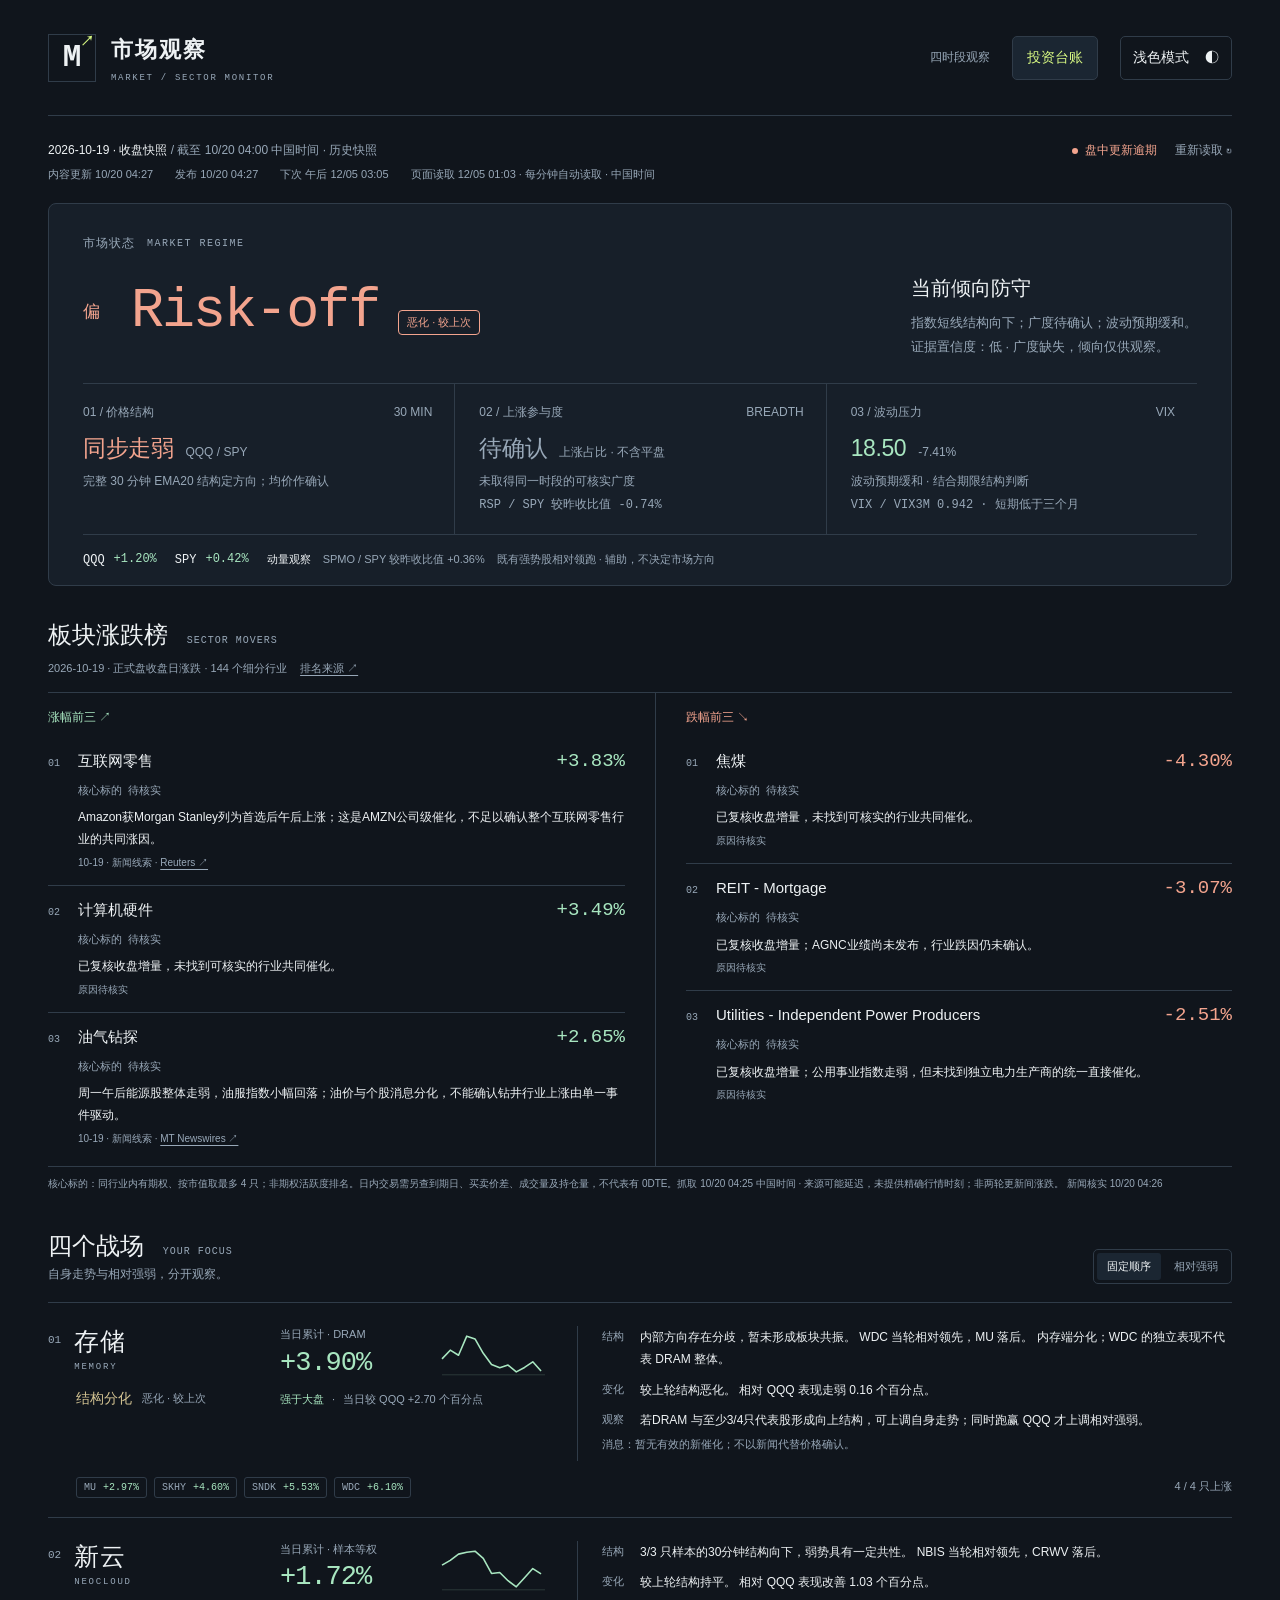
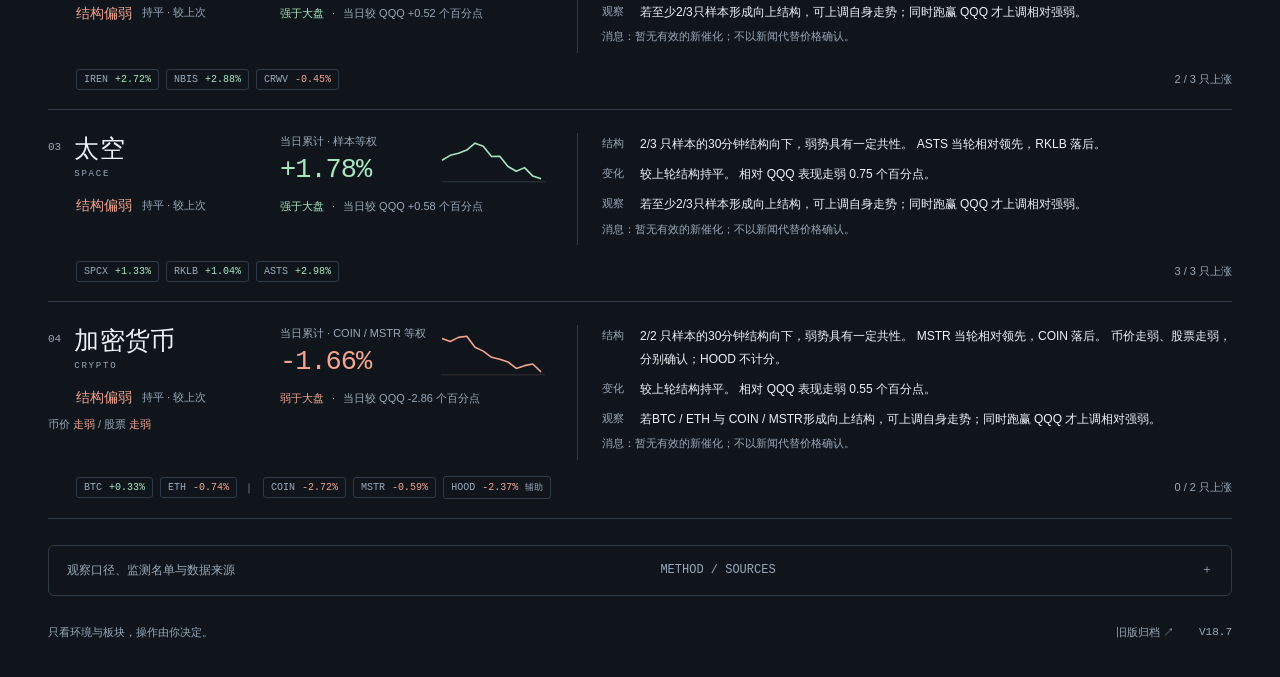
<file: index.html>
<!doctype html>
<html lang="zh-CN" data-theme="dark"><head><meta charset="utf-8"><meta name="viewport" content="width=device-width,initial-scale=1"><meta name="theme-color" content="#10151c"><meta name="description" content="市场风险状态与存储、新云、太空、加密货币四个板块的简洁观察台。"><title>市场观察 · 四个战场</title><script>try{document.documentElement.dataset.theme=localStorage.getItem('market-v18-theme')||'dark'}catch{}</script><link rel="stylesheet" href="dashboard.css?v=18.7-ledger"></head>
<body><div class="shell"><header class="mast"><a class="brand" href="./" aria-label="市场观察首页"><span class="brand-mark">M<span>↗</span></span><span><b>市场观察</b><small>MARKET / SECTOR MONITOR</small></span></a><div class="mast-right"><span class="edition">四时段观察</span><nav class="mast-nav" aria-label="相关页面"><a class="ledger-link" href="https://blackrimmedlol-code.github.io/gnot-capital-ledger/#overview" target="_blank" rel="noopener noreferrer" aria-label="投资台账（在新标签页打开）">投资台账</a></nav><button class="theme-toggle" id="theme-toggle" aria-label="切换明暗主题">浅色模式 <span>◐</span></button></div></header><main id="dashboard" aria-busy="true"><div class="loading" role="status"><span class="loading-dot"></span>正在读取最近一次市场快照…</div></main><footer><span>只看环境与板块，操作由你决定。</span><div><a href="legacy/">旧版归档 ↗</a><span class="mono">V18.7</span></div></footer></div><script type="module" src="dashboard-app.mjs?v=18.7"></script></body></html>
</file>
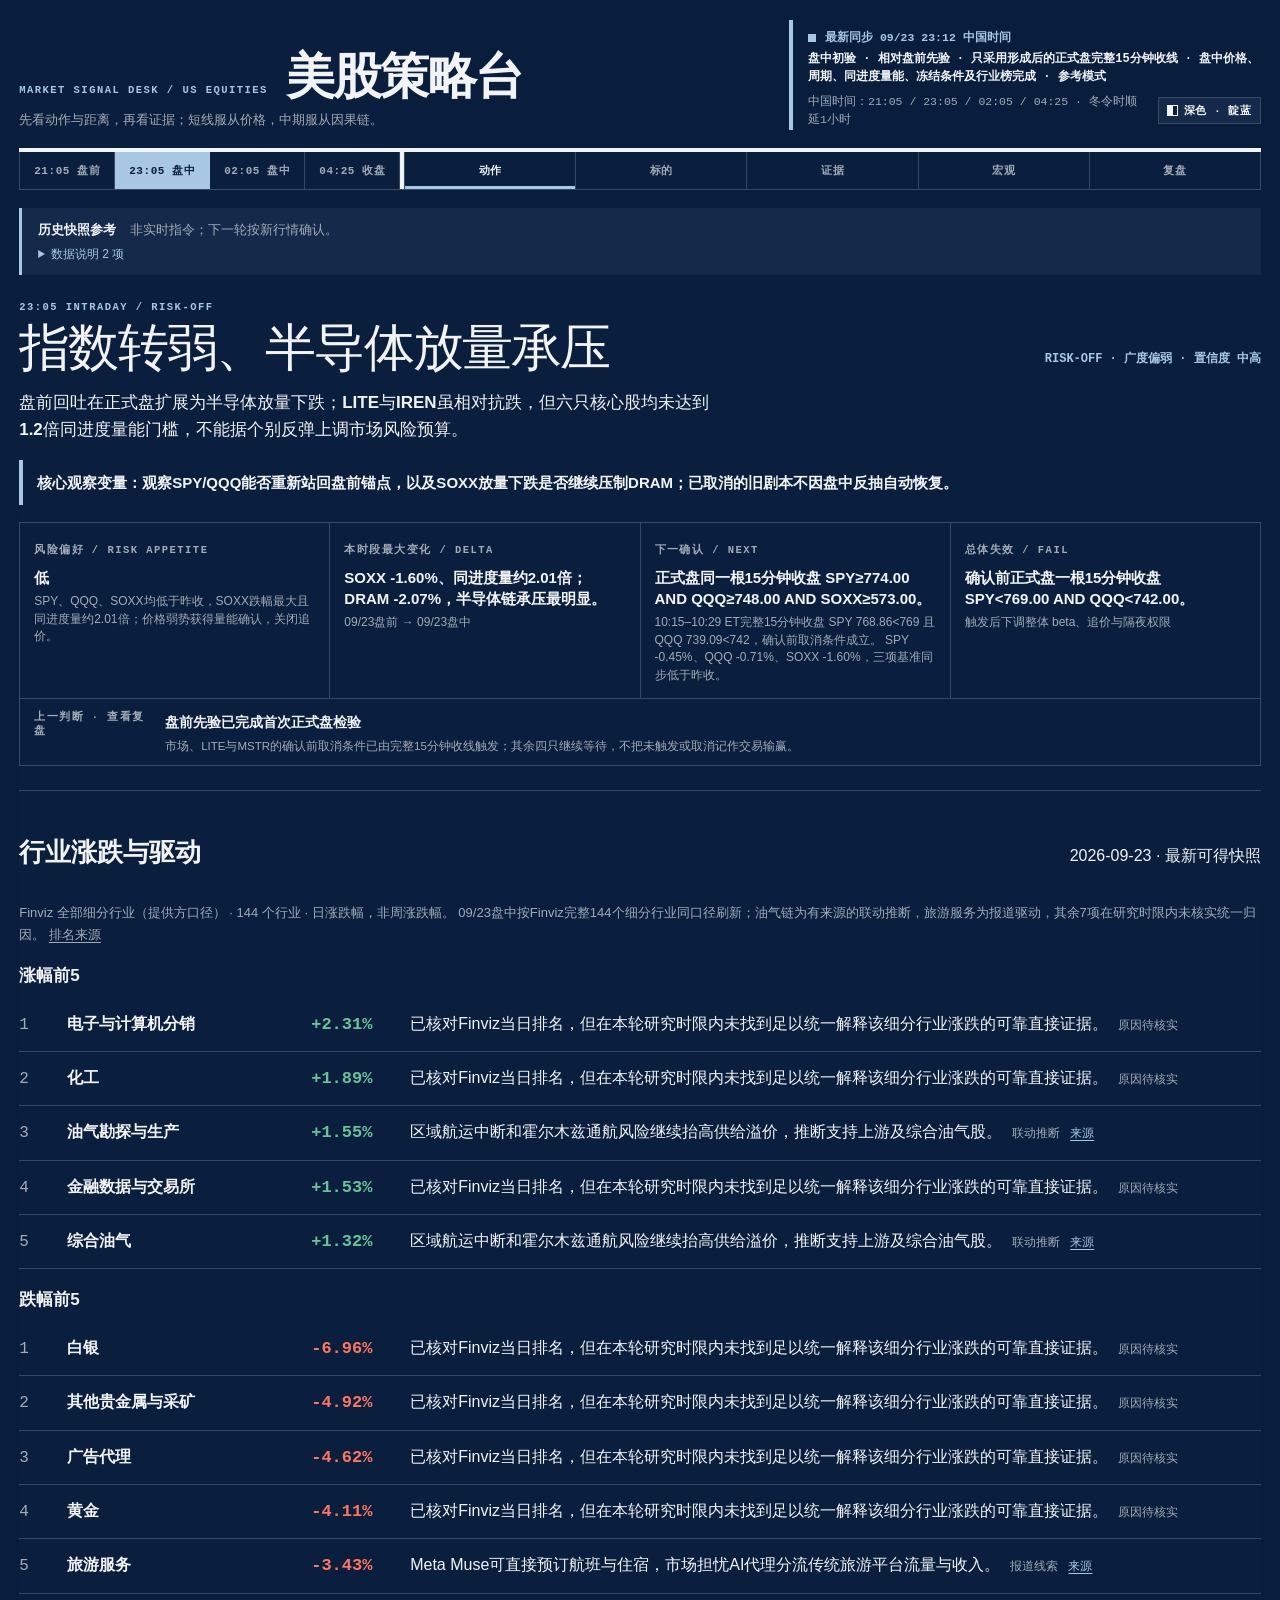
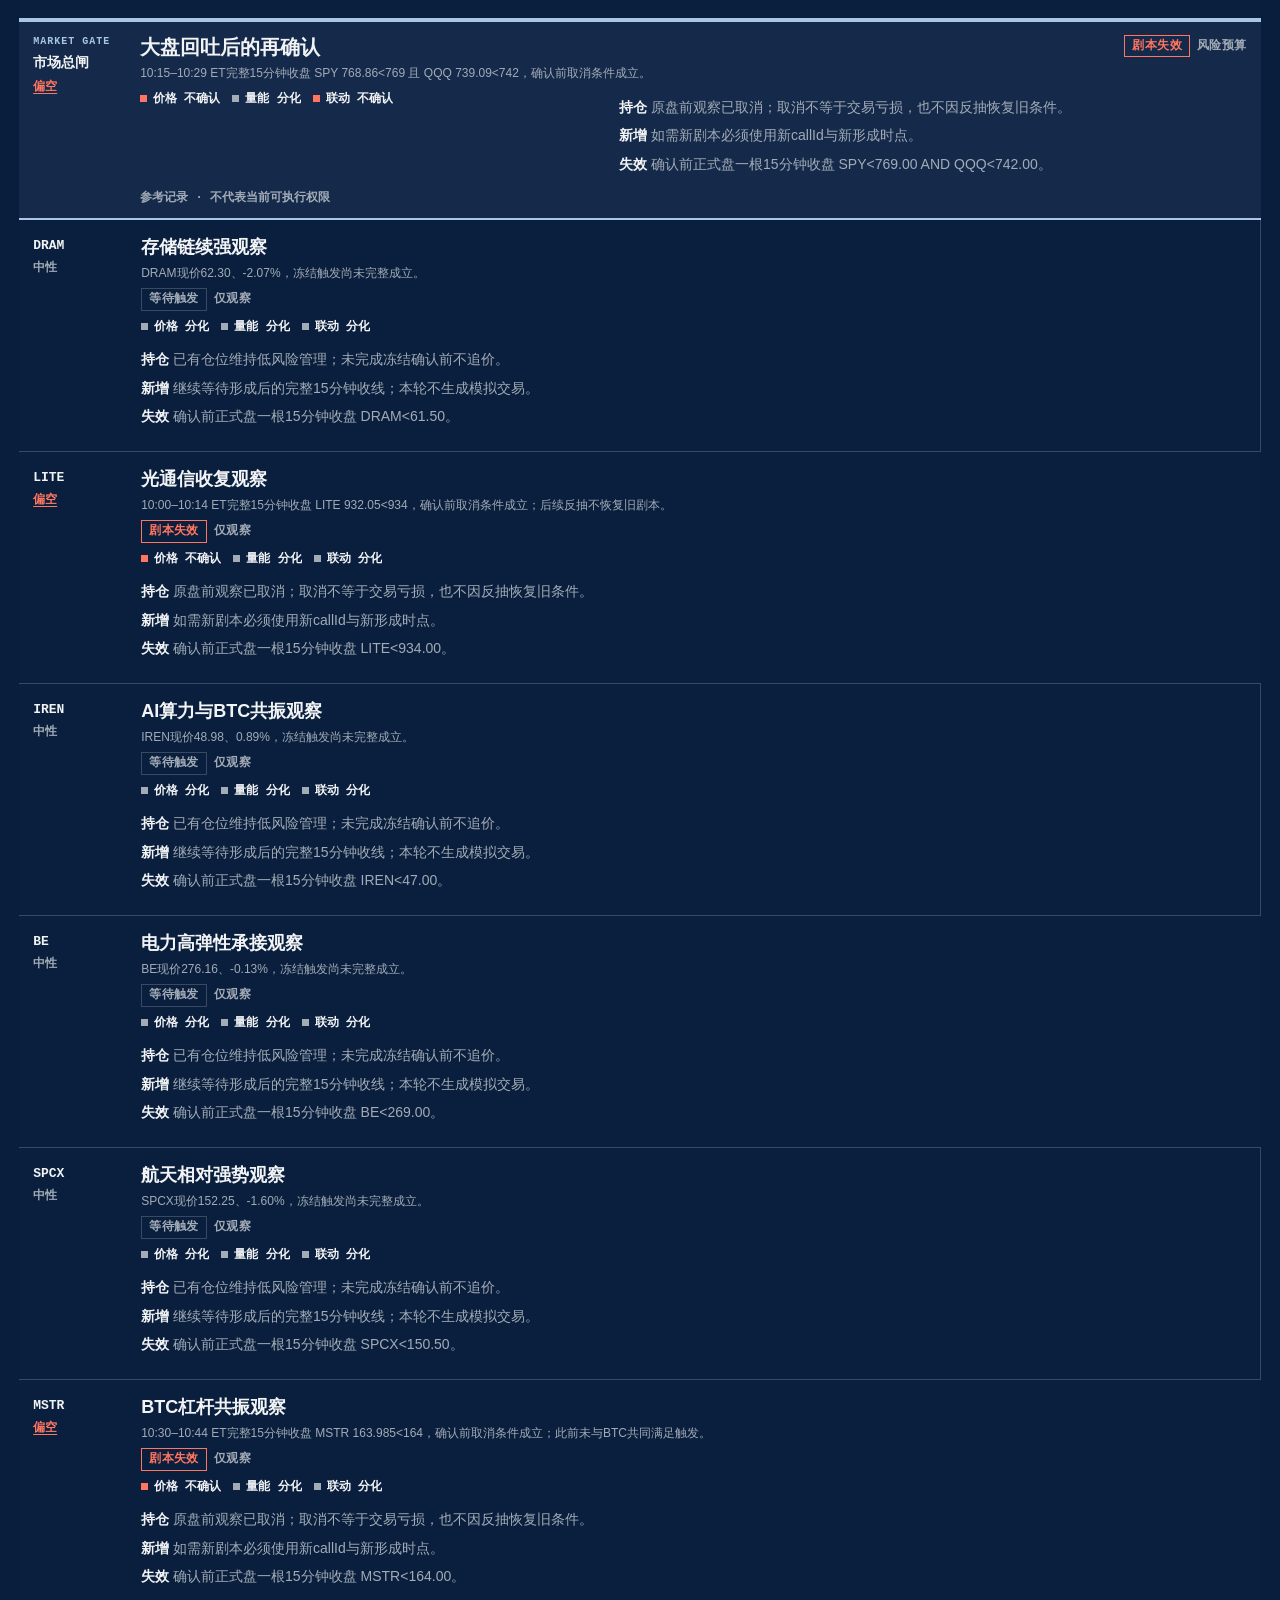
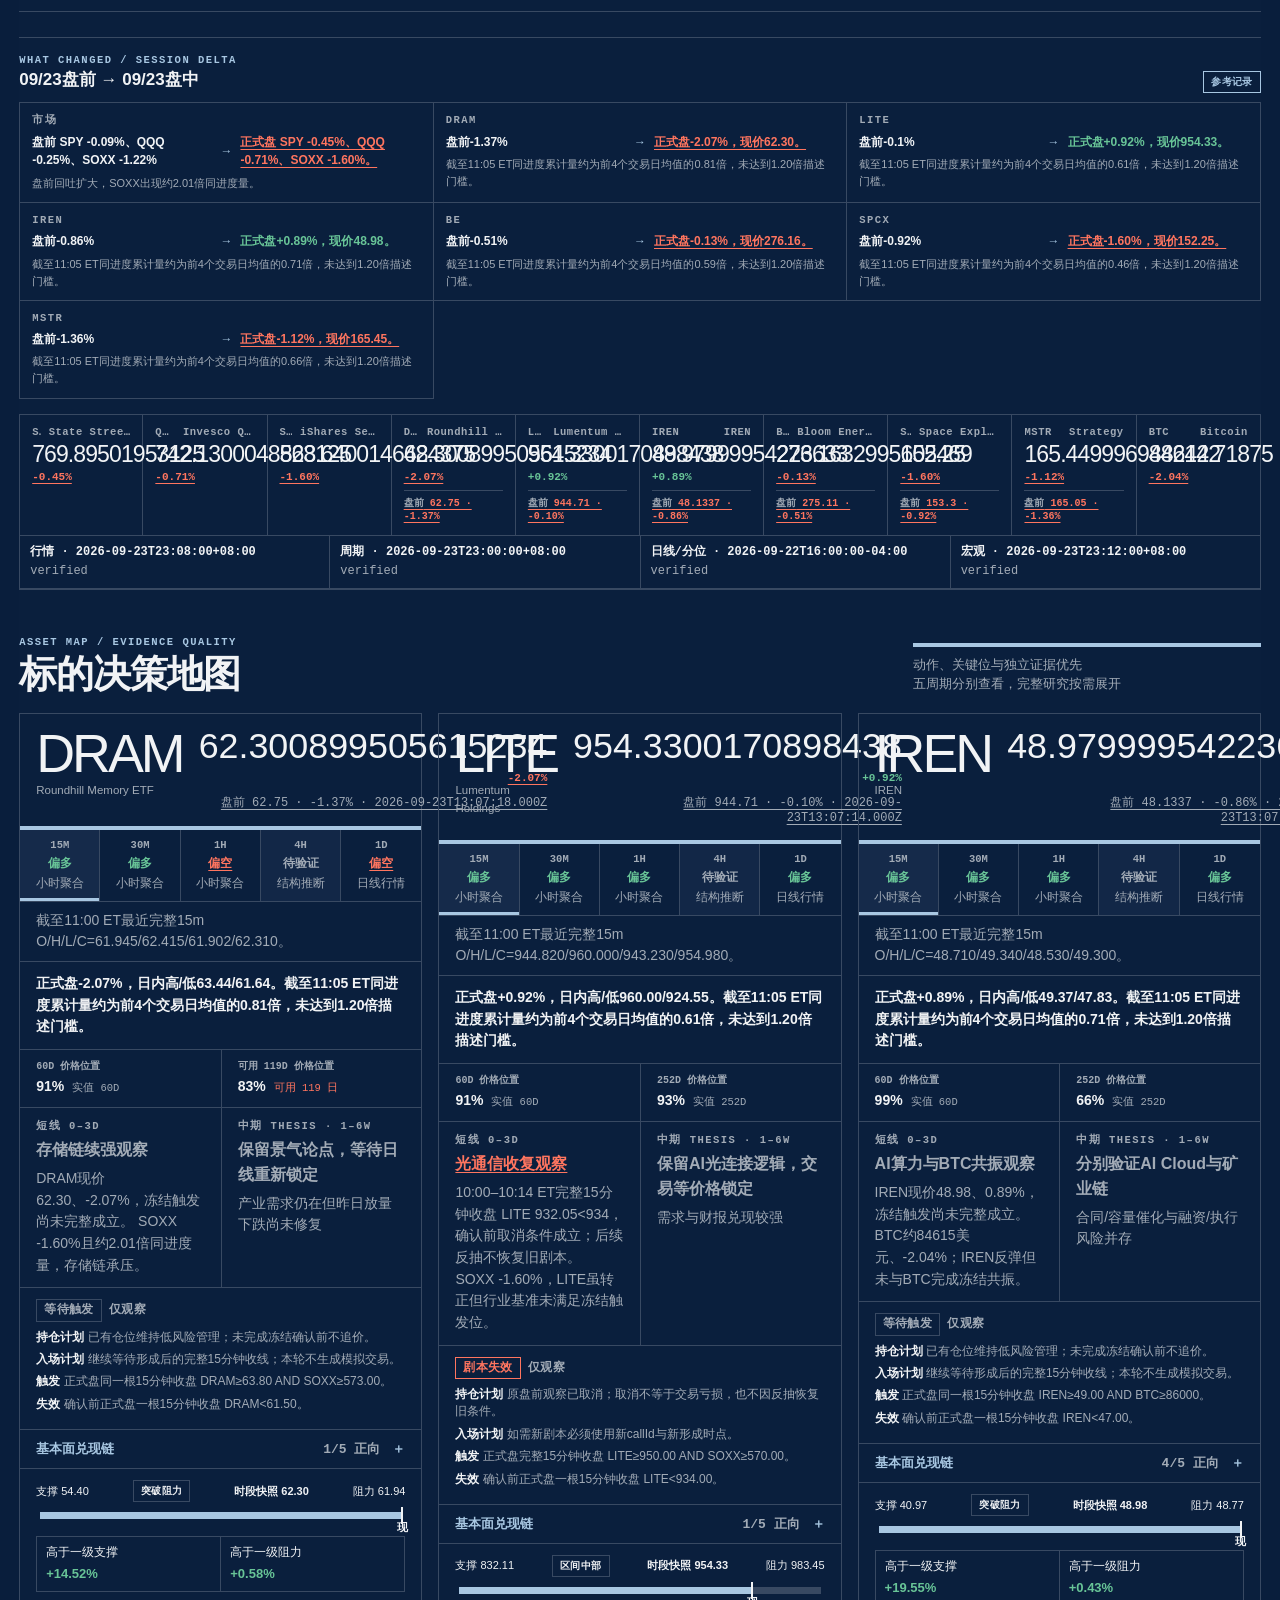
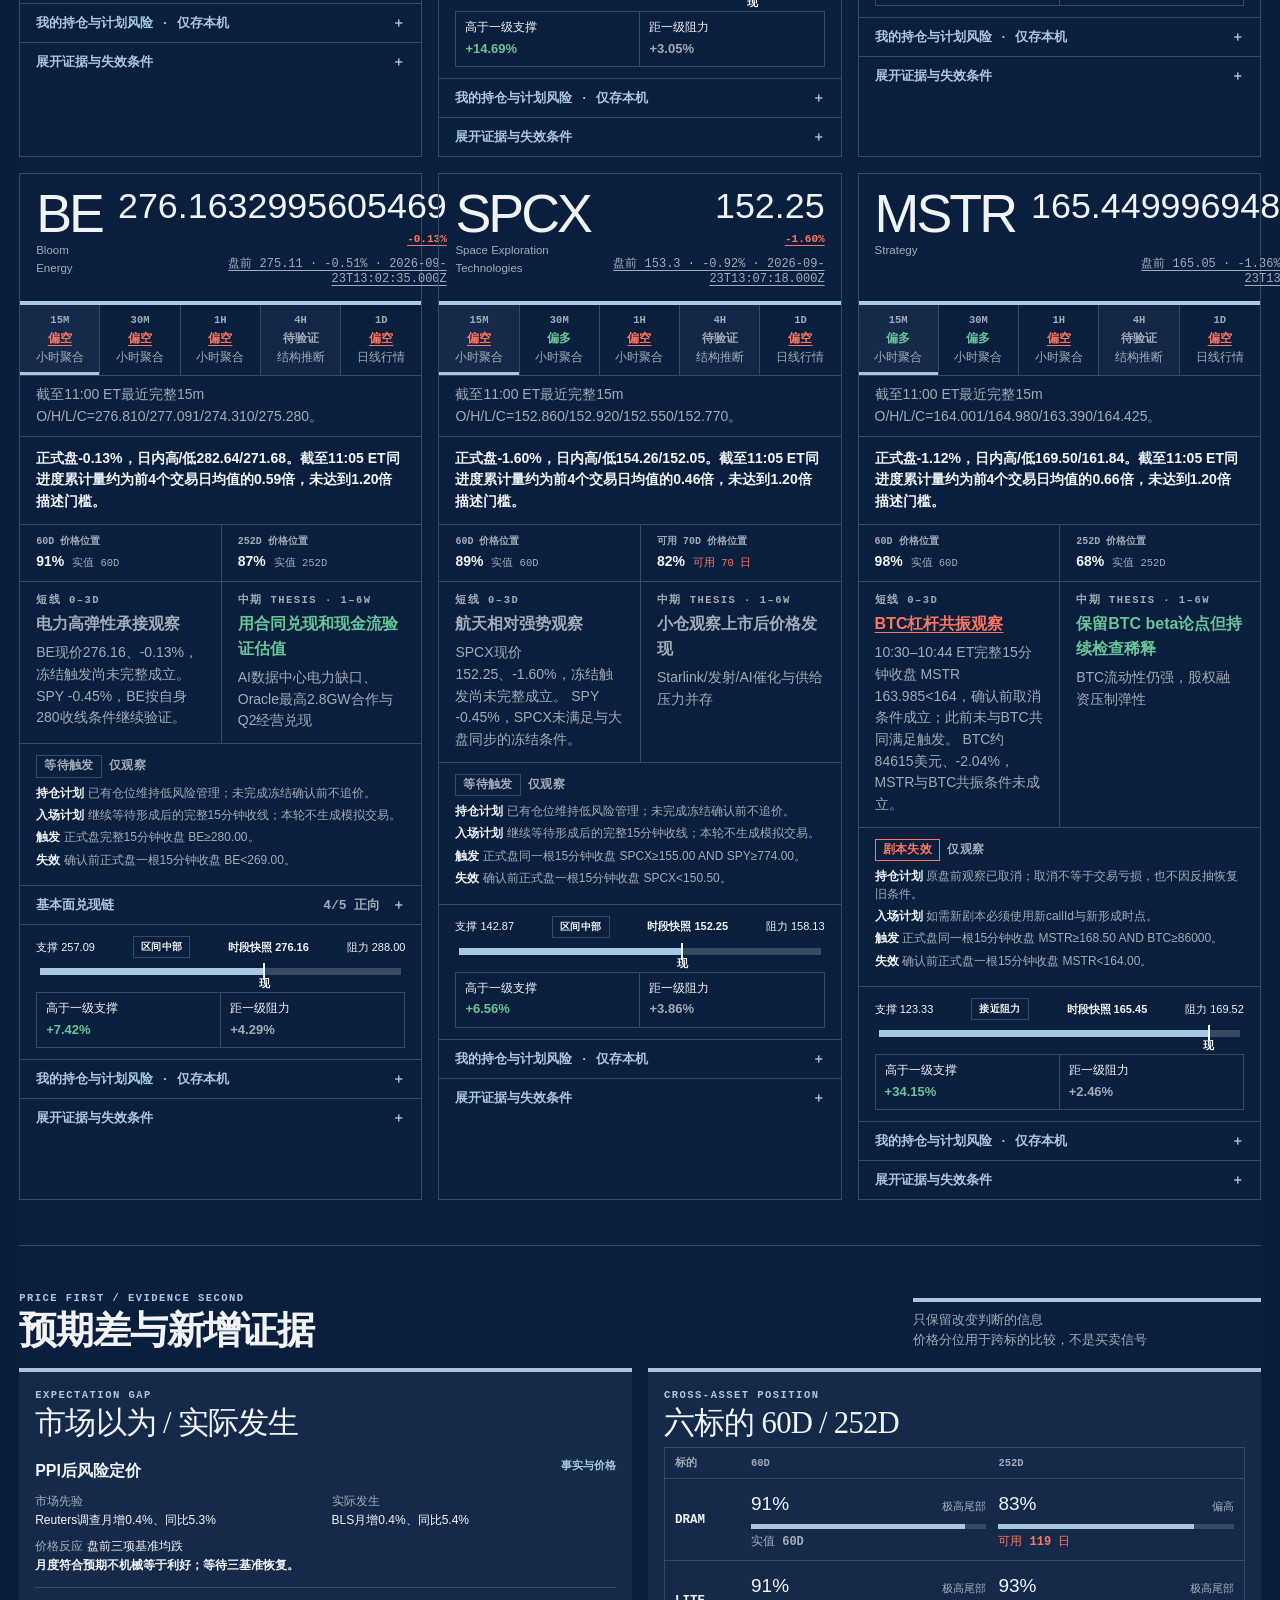
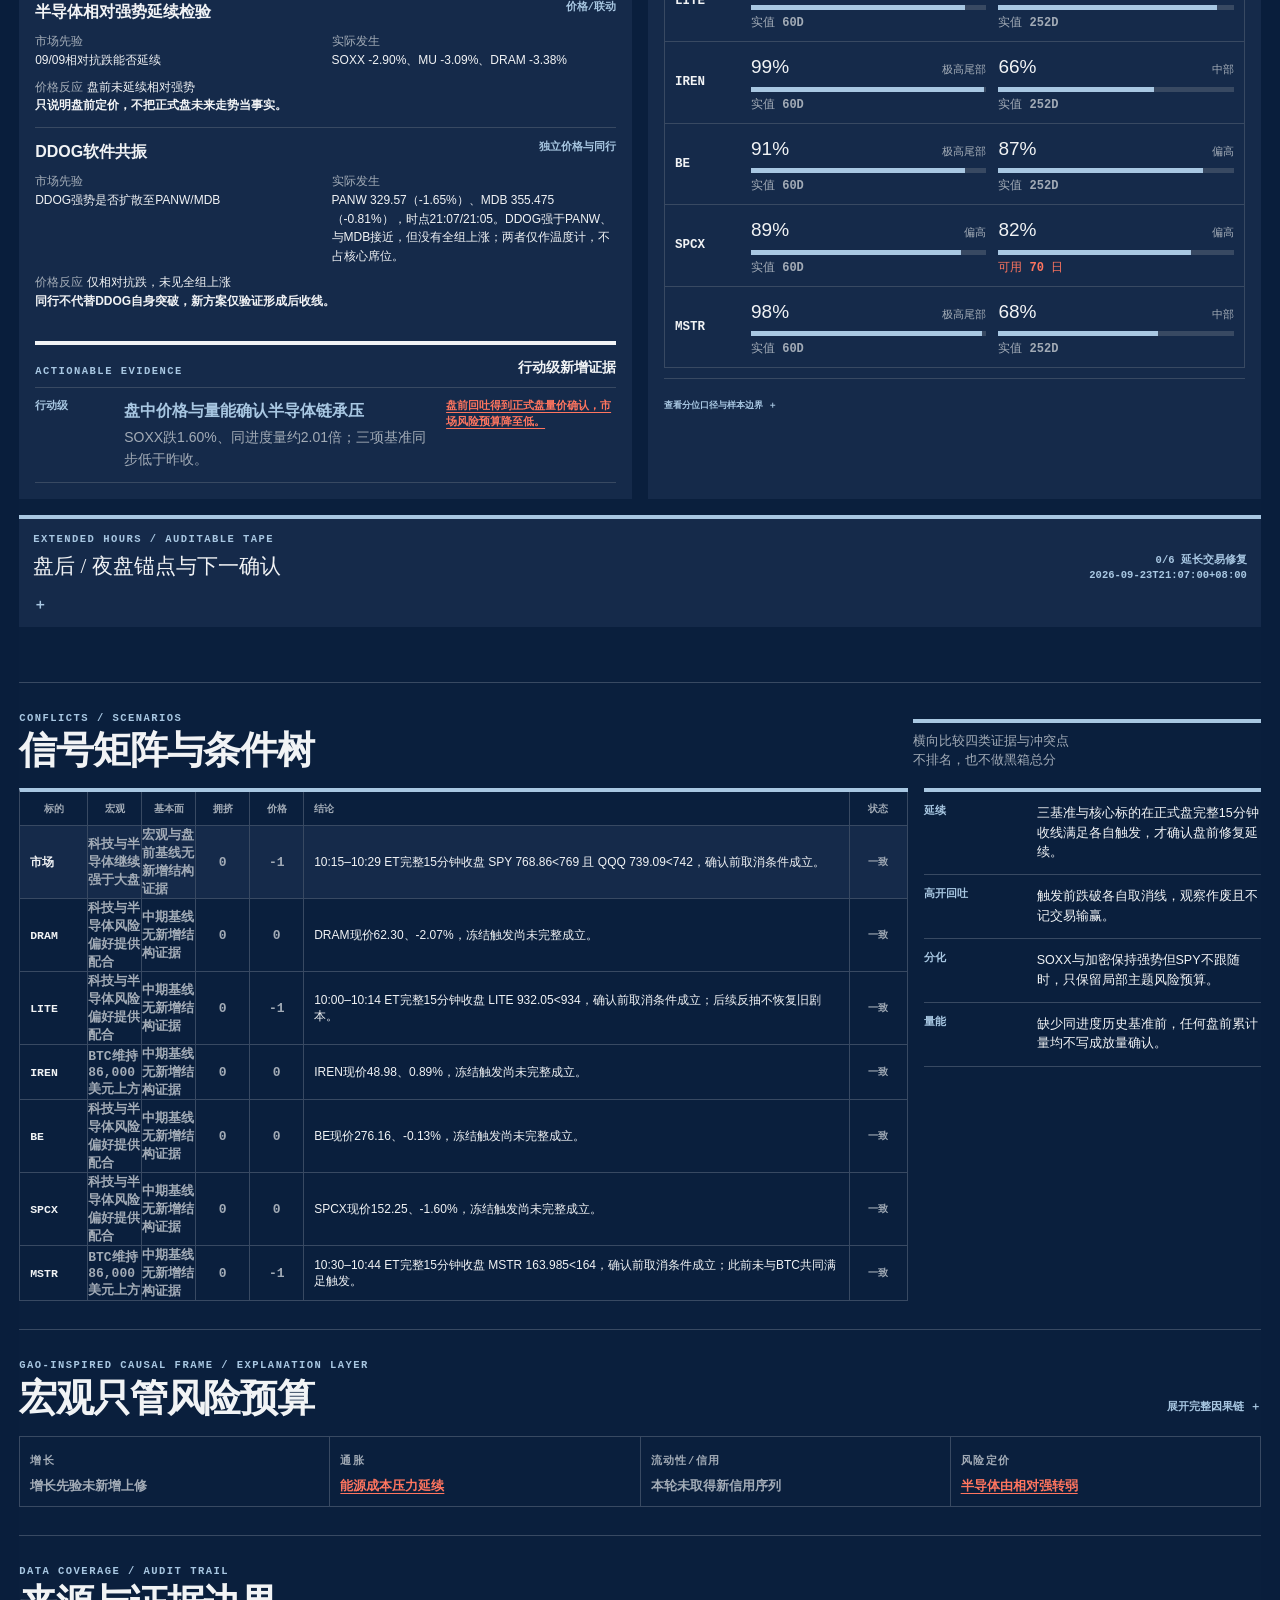
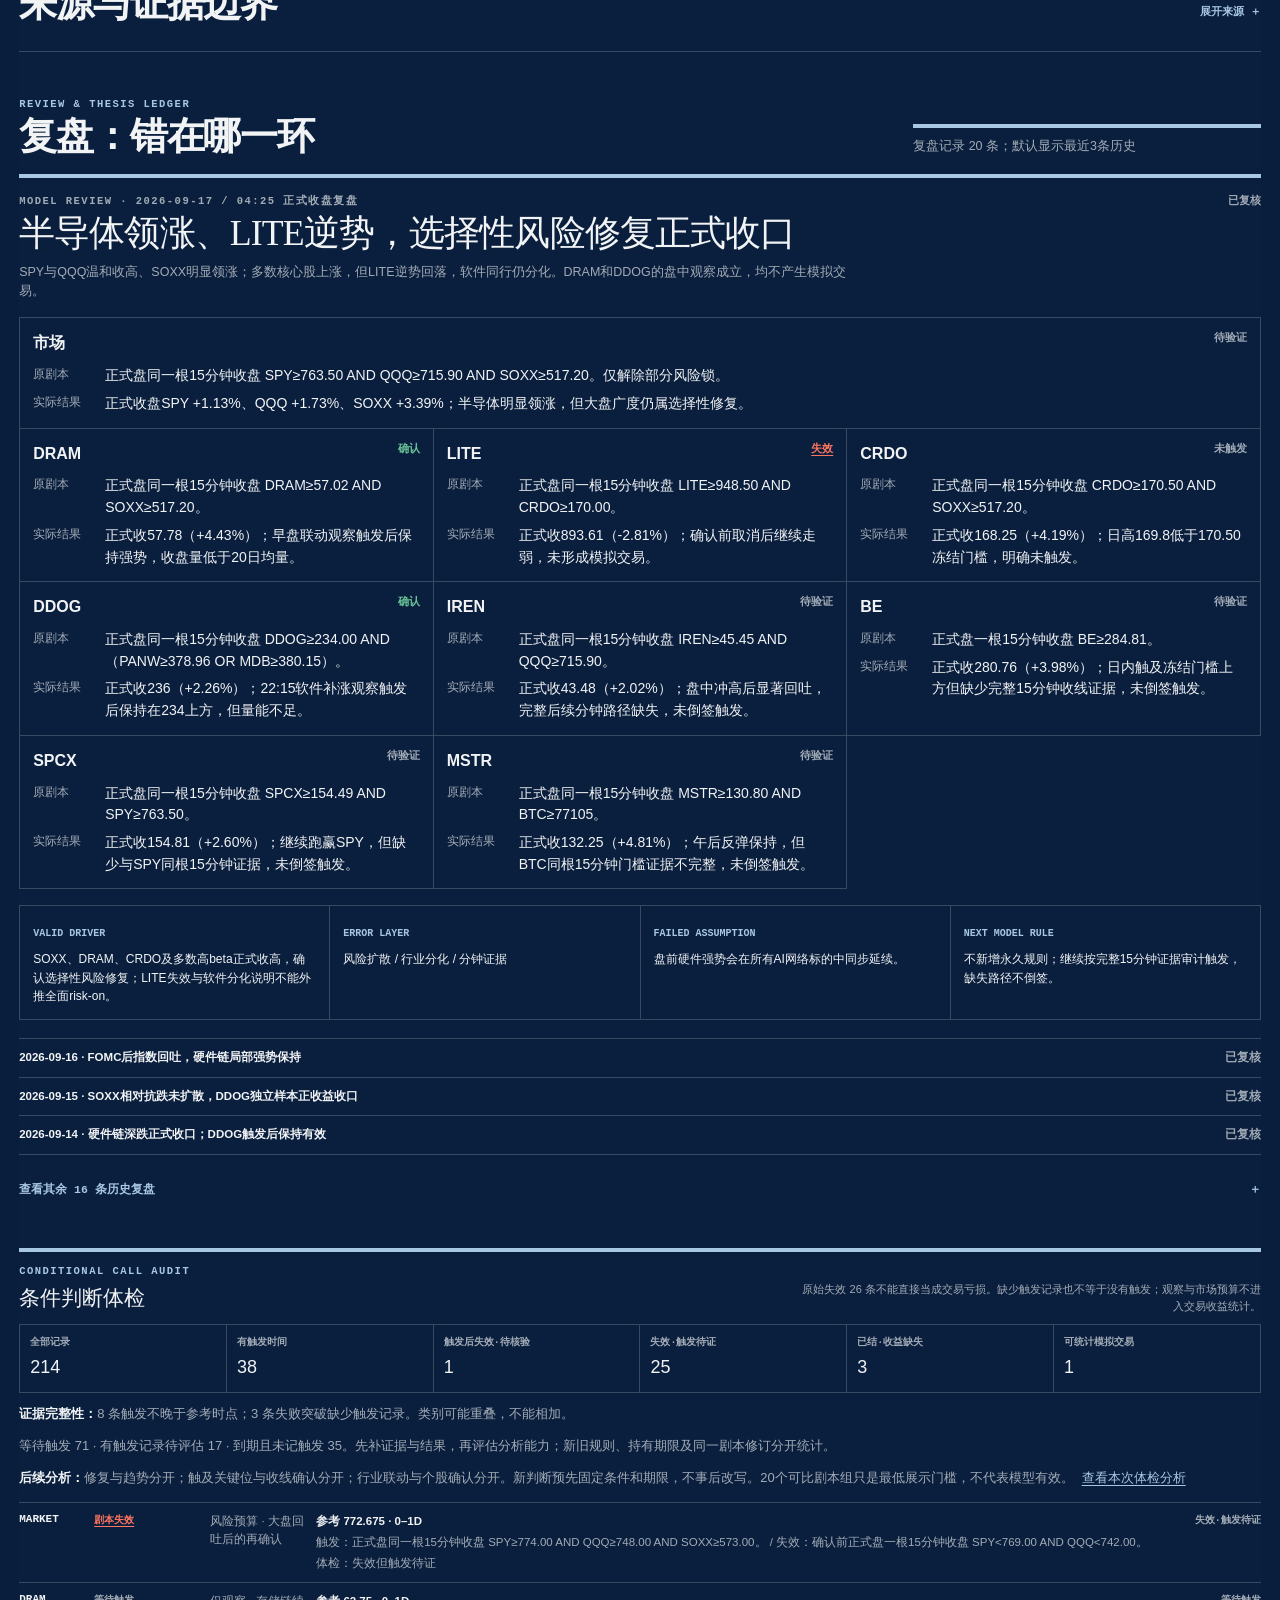
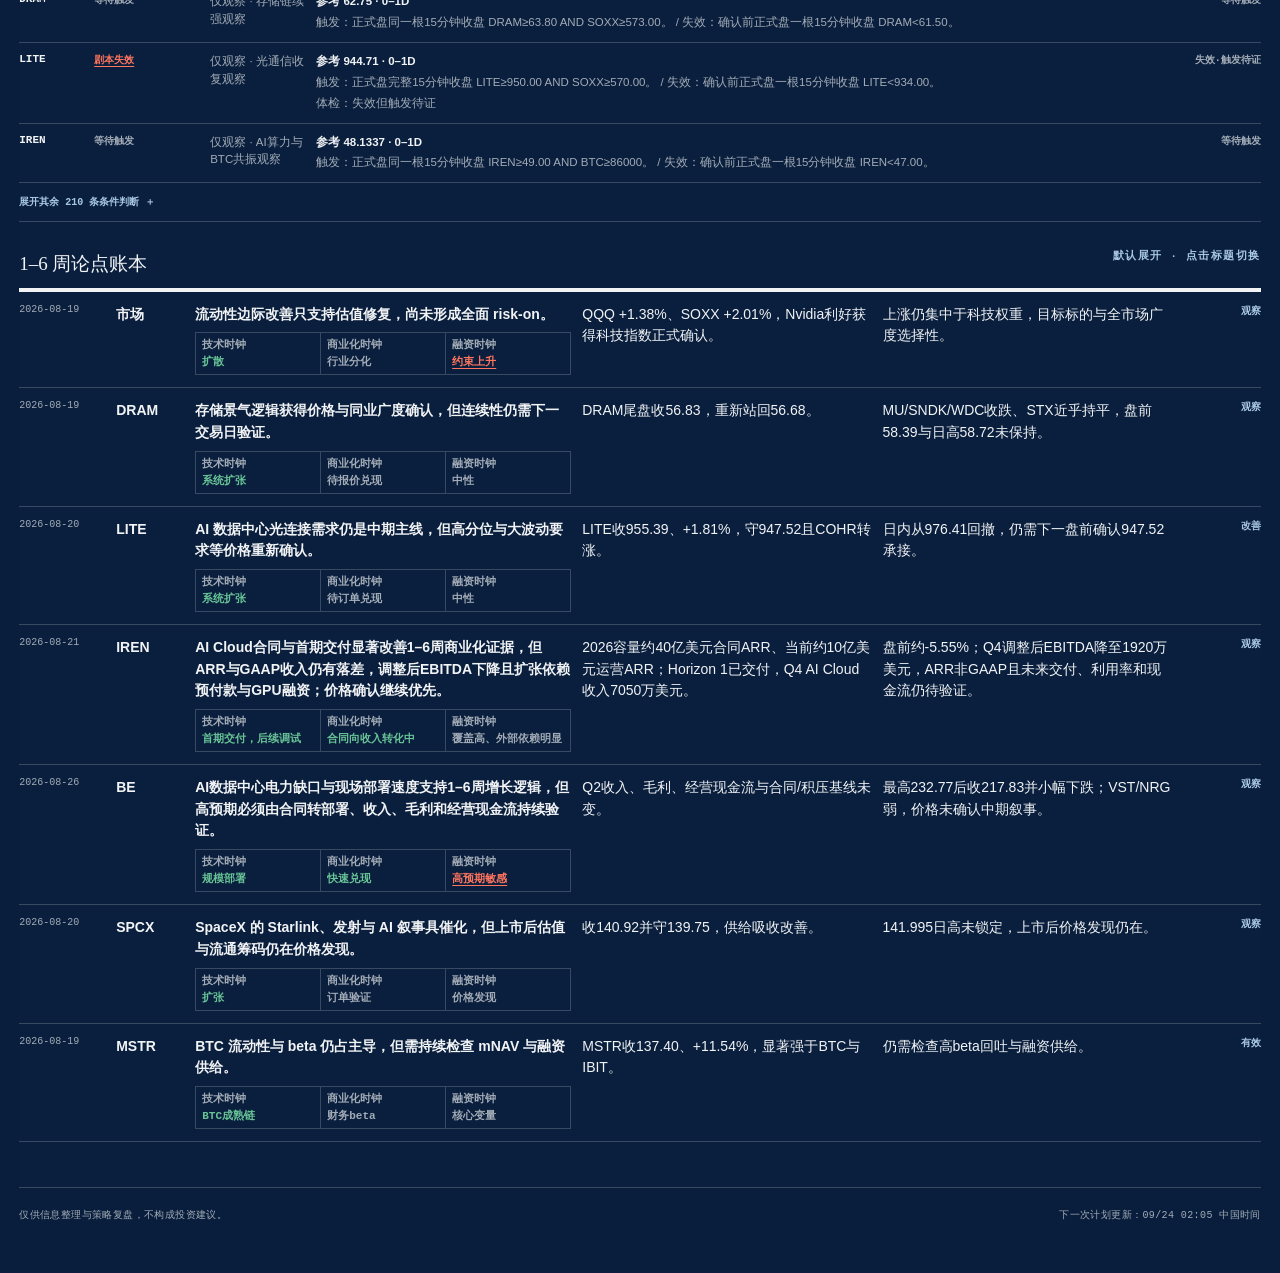
<file: legacy/index.html>
<!doctype html>
<html lang="zh-CN" data-theme="dark">
<head>
  <meta charset="utf-8">
  <meta name="viewport" content="width=device-width,initial-scale=1,viewport-fit=cover">
  <meta name="theme-color" content="#0a1f3d">
  <title>美股策略台 · MARKET SIGNAL DESK</title>
  <script>
    (function(){try{var saved=localStorage.getItem('market-theme');if(saved==='light'||saved==='dark')document.documentElement.dataset.theme=saved}catch(e){}})();
  </script>
  <style>
    :root{color-scheme:dark;--paper:#0a1f3d;--ink:#f1f3f5;--paper-tint:#152a4a;--ink-tint:#e4e8ec;--grey-1:#152a4a;--grey-2:color-mix(in srgb,var(--ink) 20%,var(--paper));--grey-3:color-mix(in srgb,var(--ink) 66%,var(--paper));--accent:#a8c7e2;--accent-on:#0a1f3d;--warn:#ff755f;--positive:#68c497;--dot:rgba(241,243,245,.07);--dock:#0a1f3d;--dock-ink:#f1f3f5;--dock-line:#35506d;--dock-muted:#a7b8ca;--line:1px solid var(--grey-2);--sans:Inter,"Helvetica Neue",Helvetica,Arial,"PingFang SC","Microsoft YaHei UI","Noto Sans SC",sans-serif;--serif:"Noto Serif SC","Source Han Serif SC","Songti SC",STSong,Georgia,serif;--mono:"JetBrains Mono","SFMono-Regular",Consolas,monospace}
    :root[data-theme="light"]{color-scheme:light;--paper:#f1f3f5;--ink:#0a1f3d;--paper-tint:#e4e8ec;--ink-tint:#152a4a;--grey-1:#e4e8ec;--grey-2:color-mix(in srgb,var(--ink) 18%,var(--paper));--grey-3:color-mix(in srgb,var(--ink) 62%,var(--paper));--accent:#0a1f3d;--accent-on:#f1f3f5;--warn:#c43b26;--positive:#14704b;--dot:rgba(10,31,61,.10);--dock:#0a1f3d;--dock-ink:#f1f3f5;--dock-line:#35506d;--dock-muted:#a7b8ca}
    *{box-sizing:border-box}html{max-width:100%;overflow-x:hidden;scroll-behavior:auto;scroll-padding-top:52px}body{margin:0;max-width:100%;overflow-x:hidden;background-color:var(--paper);background-image:radial-gradient(circle at 4% 12%,color-mix(in srgb,var(--accent) 9%,transparent),transparent 30%),radial-gradient(circle at 96% 70%,color-mix(in srgb,var(--accent) 7%,transparent),transparent 32%),radial-gradient(var(--dot) .45px,transparent .45px);background-size:auto,auto,16px 16px;background-attachment:fixed;color:var(--ink);font:15px/1.55 var(--sans);-webkit-font-smoothing:antialiased}button,a{font:inherit;color:inherit}button{border-radius:0}a{text-underline-offset:3px}button:focus-visible,a:focus-visible,summary:focus-visible{outline:2px solid var(--accent);outline-offset:2px}::selection{background:var(--accent);color:var(--accent-on)}.shell{width:min(100%,1840px);margin:auto;padding:0 clamp(14px,1.5vw,28px) 72px;min-width:0;background:color-mix(in srgb,var(--paper) 96%,transparent)}
    .kicker,.label,.meta{font:600 9px/1.35 var(--mono);letter-spacing:.14em;text-transform:uppercase;color:var(--grey-3)}.kicker{color:var(--accent)}.up{color:var(--positive)}.down{color:var(--warn);text-decoration:underline 1px currentColor;text-underline-offset:3px}.flat{color:var(--grey-3)}.square{width:8px;height:8px;background:currentColor;display:inline-block;flex:0 0 auto}.tag{display:inline-flex;align-items:center;min-height:21px;padding:3px 7px;border:var(--line);font:600 8px var(--mono);letter-spacing:.04em;background:var(--paper)}.tag.live{border-color:var(--accent);color:var(--accent)}.tag.delayed{border-color:var(--warn);color:var(--ink)}.tag.locked{border-color:var(--warn);background:color-mix(in srgb,var(--warn) 10%,var(--paper));color:var(--warn)}
    .mast{display:grid;grid-template-columns:minmax(0,1fr) minmax(300px,38%);gap:28px;align-items:end;padding:22px 0 18px;border-bottom:4px solid var(--ink)}.brandline{display:flex;align-items:baseline;gap:16px;min-width:0}h1{margin:0;font-family:var(--serif);font-size:clamp(32px,4.3vw,60px);font-weight:650;line-height:.98;letter-spacing:-.035em}.subtitle{margin-top:8px;max-width:720px;color:var(--grey-3);font-size:12px}.sync{padding:9px 0 2px 15px;border-left:4px solid var(--accent);font:600 10px/1.5 var(--mono)}.sync-state{display:flex;gap:9px;align-items:center;color:var(--accent)}.sync-context{margin-top:4px;font-size:11px}.sync-note{color:var(--grey-3);font-weight:500}.sync-tools{display:flex;align-items:center;justify-content:space-between;gap:12px;margin-top:7px}.theme-toggle{appearance:none;display:inline-flex;align-items:center;gap:6px;flex:0 0 auto;min-height:27px;padding:4px 8px;border:var(--line);background:var(--grey-1);color:var(--ink);font:700 8px var(--mono);letter-spacing:.07em;cursor:pointer}.theme-toggle:hover{border-color:var(--accent);color:var(--accent)}.theme-swatch{width:11px;height:11px;border:1px solid currentColor;background:linear-gradient(90deg,var(--ink) 0 50%,var(--paper) 50% 100%)}
    .nav{position:sticky;top:0;z-index:30;display:flex;width:100%;max-width:100%;overflow-x:auto;scrollbar-width:none;background:var(--paper);border-bottom:var(--line)}.nav::-webkit-scrollbar{display:none}.nav-group{display:flex;flex:0 0 auto;min-width:0}.nav-group+.nav-group{border-left:4px solid var(--ink)}.nav button{appearance:none;flex:0 0 auto;padding:10px 12px;border:0;border-right:var(--line);background:var(--paper);color:var(--grey-3);font:600 9px var(--mono);letter-spacing:.05em;cursor:pointer;white-space:nowrap}.nav button:first-child{border-left:var(--line)}.nav button.active{background:var(--accent);color:var(--accent-on);border-color:var(--accent)}.nav button.section-active{box-shadow:inset 0 -3px var(--accent);color:var(--ink)}.nav button:disabled{cursor:not-allowed;color:var(--grey-2);text-decoration:line-through}
    .decision{display:grid;grid-template-columns:repeat(16,minmax(0,1fr));gap:26px;align-items:start;padding:27px 0 26px;border-bottom:var(--line);min-width:0;background:var(--paper)}.decision-main{grid-column:1/8;min-width:0;padding-right:8px}.phase-line{display:grid;grid-template-columns:minmax(0,1fr) auto;gap:16px;align-items:end;margin-top:8px}.phase{font-family:var(--serif);font-size:clamp(46px,4.6vw,70px);font-weight:550;line-height:.98;letter-spacing:-.035em;text-wrap:balance}.phase-detail{max-width:620px;margin-top:9px;color:var(--grey-3);font-family:var(--serif);font-size:clamp(16px,1.25vw,19px);font-weight:500;line-height:1.45}.confidence{align-self:end;padding-bottom:6px;font:600 10.5px var(--mono);color:var(--accent);white-space:nowrap}.thesis{max-width:700px;margin:16px 0 0;font-size:clamp(16px,1.22vw,19px);font-weight:550;line-height:1.62}.watch-var{margin-top:16px;padding:11px 0 11px 14px;border-left:4px solid var(--accent);font-size:14px;font-weight:650;line-height:1.55}.decision-meta{display:grid;grid-template-columns:1fr 1fr;grid-auto-rows:minmax(108px,auto);margin-top:17px;border-top:var(--line);border-left:var(--line)}.decision-meta>div{min-width:0;padding:13px 14px;border-right:var(--line);border-bottom:var(--line)}.decision-meta b{display:block;margin-top:6px;font-size:14px;line-height:1.4}.decision-meta small{display:block;margin-top:5px;color:var(--grey-3);font-size:10.5px;line-height:1.48}.decision-review{border-right:var(--line);border-bottom:var(--line);border-left:var(--line)}.review-jump{appearance:none;display:grid;grid-template-columns:118px minmax(0,1fr);gap:13px;align-items:start;width:100%;padding:11px 14px;border:0;background:none;text-align:left;cursor:pointer}.review-jump b{font-size:13px;line-height:1.35}.review-jump small{display:block;margin-top:3px;color:var(--grey-3);font-size:10px;line-height:1.4}.review-jump:hover b{color:var(--accent)}
    .action-board{grid-column:8/17;min-width:0;border-top:4px solid var(--accent)}.action-row{display:grid;grid-template-columns:92px minmax(0,1fr);gap:15px;align-items:start;padding:10px 12px 10px 0;border-bottom:var(--line);min-width:0}.action-row.market-gate{padding:12px 14px;background:var(--grey-1);border-bottom:2px solid var(--accent)}.action-row.locked{background:color-mix(in srgb,var(--warn) 5%,var(--paper))}.action-identity{display:flex;flex-direction:column;gap:6px;padding-top:2px}.action-kicker{font:700 8px/1.2 var(--mono);letter-spacing:.1em;color:var(--accent)}.action-asset{font:700 12px var(--mono)}.market-gate .action-asset{font-size:13px}.action-bias{font:650 11px var(--mono)}.action-content{min-width:0}.action-head{display:grid;grid-template-columns:minmax(0,1fr) auto;gap:12px;align-items:start}.action-meta{display:flex;flex-wrap:wrap;justify-content:flex-end;gap:7px;margin:1px 0 0}.plan-state{display:inline-flex;align-items:center;min-height:21px;padding:3px 7px;border:var(--line);font:650 8.5px/1.2 var(--mono);letter-spacing:.03em}.plan-state.up{border-color:var(--accent);text-decoration:none}.plan-state.down{border-color:var(--warn);text-decoration:none}.trade-type{display:inline-flex;align-items:center;color:var(--grey-3);font:650 8.5px/1.2 var(--mono);letter-spacing:.04em}.action-posture{font-size:16px;font-weight:700;line-height:1.32}.market-gate .action-posture{font-family:var(--serif);font-size:18px;font-weight:600}.action-note{margin-top:4px;color:var(--grey-3);font-size:9px}.action-guard{display:inline-flex;margin-top:7px;padding:3px 6px;border-left:3px solid var(--warn);background:color-mix(in srgb,var(--warn) 9%,transparent);color:var(--warn);font:650 8px/1.35 var(--mono)}.action-evidence{display:grid;grid-template-columns:minmax(205px,.85fr) minmax(0,1.15fr);gap:15px;align-items:start;margin-top:7px}.action-confirmations{display:flex;flex-wrap:wrap;gap:7px 12px;margin:1px 0 0}.confirm-chip{display:flex;align-items:center;gap:6px;min-width:0;padding:0;border:0;background:none;font:600 9px/1.35 var(--mono);white-space:nowrap}.confirm-chip i{width:7px;height:7px;flex:0 0 auto;border:1px solid var(--grey-3)}.confirm-chip.confirmed i{border-color:var(--accent);background:var(--accent)}.confirm-chip.failed i{border-color:var(--warn);background:var(--warn)}.confirm-chip.mixed i{border-color:var(--grey-3);background:var(--grey-3)}.confirm-chip.unknown{color:var(--grey-3)}.confirm-chip b{overflow:hidden;text-overflow:ellipsis}.action-trigger{margin:0;color:var(--grey-3);font-size:10.5px;line-height:1.4}.action-trigger b{color:var(--ink)}.action-permissions{display:flex;flex-wrap:wrap;gap:5px 0;margin-top:7px;color:var(--grey-3);font:600 9px/1.35 var(--mono)}.permission-item{display:inline-flex;align-items:center}.permission-item+.permission-item:before{content:"·";margin:0 8px;color:var(--accent)}
    .delta-section{padding:15px 0;border-bottom:var(--line);background:var(--paper)}.delta-head{display:flex;justify-content:space-between;gap:16px;align-items:end;margin-bottom:9px}.delta-title{font-size:16px;font-weight:700}.delta-grid{display:grid;grid-template-columns:repeat(3,minmax(0,1fr));border-left:var(--line);border-top:var(--line)}.delta-card{min-width:0;padding:10px 12px;border-right:var(--line);border-bottom:var(--line)}.delta-route{display:grid;grid-template-columns:minmax(0,1fr) 18px minmax(0,1fr);gap:5px;align-items:center;margin-top:5px;font-size:11px;font-weight:650}.delta-arrow{color:var(--accent);text-align:center}.delta-reason{margin-top:5px;color:var(--grey-3);font-size:9px}.delta-summary{grid-column:1/-1;padding:8px 12px;border-right:var(--line);border-bottom:var(--line);color:var(--grey-3);font:600 8px var(--mono)}
    .snapshot-wrap{background:var(--paper);border-bottom:var(--line)}.snapshot{display:grid;grid-template-columns:repeat(10,minmax(0,1fr));min-width:0}.ticker{min-width:0;padding:11px 12px;border-right:var(--line)}.ticker:first-child{border-left:var(--line)}.ticker-head{display:flex;justify-content:space-between;gap:8px;font:600 8px var(--mono);color:var(--grey-3);letter-spacing:.05em}.ticker-head span{min-width:0;overflow:hidden;text-overflow:ellipsis;white-space:nowrap}.ticker-price{margin-top:5px;font-size:clamp(17px,1.8vw,24px);font-weight:300;line-height:1;letter-spacing:-.04em;font-variant-numeric:tabular-nums}.ticker-change{margin-top:5px;font:600 9px var(--mono)}.ticker-extended{margin-top:7px;padding-top:6px;border-top:var(--line);font:600 8px/1.35 var(--mono)}.ticker-extended span{color:var(--grey-3)}.freshness-strip{display:grid;grid-template-columns:repeat(4,minmax(0,1fr));border-top:var(--line);border-left:var(--line)}.freshness-strip.locked{border-top:2px solid var(--warn)}.fresh-item{min-width:0;padding:7px 10px;border-right:var(--line);font:500 8px/1.4 var(--mono);color:var(--grey-3)}.fresh-item b{display:block;color:var(--ink);font-size:9px}.freshness-strip.locked .fresh-item:first-child b{color:var(--warn)}
    .section{padding:clamp(34px,4.6vw,60px) 0;border-bottom:var(--line);min-width:0;background:var(--paper)}.section.compact{padding-top:31px;padding-bottom:31px}.section-head{display:grid;grid-template-columns:minmax(0,1fr) minmax(220px,28%);gap:24px;align-items:end;margin-bottom:21px;min-width:0}.section-head h2,.expand-title{margin:6px 0 0;font-family:var(--serif);font-size:clamp(28px,3.7vw,50px);font-weight:600;line-height:1.02;letter-spacing:-.03em}.section-note{padding-top:9px;border-top:4px solid var(--accent);color:var(--grey-3);font-size:11px}
    .watch-grid{display:grid;grid-template-columns:repeat(6,minmax(0,1fr));gap:16px;min-width:0}.watch-card{grid-column:span 3}.watch-card:nth-child(-n+3){grid-column:span 2}.watch-card{min-width:0;border:var(--line)}.watch-head{display:flex;justify-content:space-between;gap:16px;padding:15px 16px;border-bottom:4px solid var(--accent)}.symbol{font-size:clamp(32px,4.2vw,54px);font-weight:250;line-height:.9;letter-spacing:-.055em}.symbol-sub{margin-top:5px;color:var(--grey-3);font-size:10px}.watch-price{text-align:right}.watch-price b{display:block;font-size:clamp(24px,2.8vw,37px);font-weight:300;line-height:1}.badge{display:inline-block;margin-top:5px;font:600 9px var(--mono)}.watch-asof{margin-top:5px;color:var(--grey-3);font:500 8px var(--mono)}.timeframes{display:grid;grid-template-columns:repeat(5,minmax(0,1fr));border-bottom:var(--line);min-width:0}.tf{appearance:none;min-width:0;padding:9px 4px;border:0;border-right:var(--line);background:var(--paper);text-align:center;cursor:pointer}.tf:last-child{border-right:0}.tf:hover,.tf.active{background:var(--grey-1)}.tf.active{box-shadow:inset 0 -3px var(--accent)}.tf span{display:block;font:600 8px var(--mono);color:var(--grey-3)}.tf b{display:block;margin-top:3px;font-size:10px}.tf-method{margin-top:2px;font:500 7px var(--mono);color:var(--grey-3);white-space:nowrap;overflow:hidden;text-overflow:ellipsis}.tf-explain{min-height:34px;padding:8px 16px;border-bottom:var(--line);color:var(--grey-3);font-size:9px}.verdict{padding:11px 16px;border-bottom:var(--line);font-size:13px;font-weight:700}
    .position-row{display:grid;grid-template-columns:1fr 1fr;border-bottom:var(--line)}.position-chip{padding:9px 16px}.position-chip+.position-chip{border-left:var(--line)}.position-chip span{display:block;font:600 8px var(--mono);color:var(--grey-3)}.position-chip b{display:block;margin-top:3px;font-size:13px}.position-chip small{margin-left:4px;color:var(--grey-3);font:500 7px var(--mono)}.watch-horizons{display:grid;grid-template-columns:1fr 1fr;border-bottom:var(--line)}.watch-horizon{padding:11px 16px}.watch-horizon+.watch-horizon{border-left:var(--line)}.watch-horizon strong{display:block;margin-top:5px;font-size:14px}.watch-horizon p{margin:5px 0 0;color:var(--grey-3);font-size:10px}.migration-notice{padding:11px 16px;border-bottom:var(--line);border-left:4px solid var(--accent);background:var(--grey-1)}.migration-notice-head{display:flex;flex-wrap:wrap;justify-content:space-between;gap:6px 12px;align-items:center}.migration-notice-head b{font-size:12px}.migration-notice-head span{color:var(--accent);font:650 8px var(--mono)}.migration-notice p{margin:6px 0 0;font-size:10px}.migration-notice small{display:block;margin-top:5px;color:var(--grey-3);font-size:9px;line-height:1.45}.watch-plan{padding:11px 16px;border-bottom:var(--line)}.watch-plan-head{display:flex;flex-wrap:wrap;gap:7px;align-items:center;margin-bottom:7px}.watch-plan p{margin:5px 0;color:var(--grey-3);font-size:10px;line-height:1.45}.watch-plan p b{color:var(--ink)}.peer-thermometer{padding:11px 16px;border-bottom:var(--line);background:color-mix(in srgb,var(--accent) 6%,var(--paper))}.peer-thermometer-head{display:flex;flex-wrap:wrap;justify-content:space-between;gap:6px 12px}.peer-thermometer-head b{font-size:11px}.peer-thermometer-head span{color:var(--accent);font:650 8px var(--mono)}.peer-thermometer p{margin:6px 0 0;color:var(--grey-3);font-size:10px;line-height:1.45}.price-map{padding:11px 16px;border-bottom:var(--line)}.price-map-head{display:flex;justify-content:space-between;gap:12px;align-items:center;font-size:9px}.price-map-track{position:relative;height:16px;margin:10px 4px 4px;border-top:7px solid var(--grey-2)}.price-map-fill{position:absolute;top:-7px;left:0;height:7px;background:var(--accent)}.price-map-current{position:absolute;top:-12px;width:2px;height:17px;background:var(--ink)}.price-map-current:after{content:"现";position:absolute;top:14px;left:50%;transform:translateX(-50%);font:600 7px var(--mono)}.distance-grid{display:grid;grid-template-columns:1fr 1fr;margin-top:8px;border-left:var(--line);border-top:var(--line)}.distance{padding:7px 9px;border-right:var(--line);border-bottom:var(--line);font-size:9px}.distance b{display:block;margin-top:2px;font-size:12px}.position-tool{border-bottom:var(--line)}.position-tool summary{cursor:pointer;padding:10px 16px;list-style:none;font:600 9px var(--mono);color:var(--accent)}.position-tool summary::-webkit-details-marker{display:none}.position-tool summary:after{content:"＋";float:right}.position-tool[open] summary:after{content:"−"}.position-form{display:grid;grid-template-columns:repeat(3,1fr);gap:8px;padding:0 16px 11px}.position-field label{display:block;color:var(--grey-3);font-size:8px}.position-field input{width:100%;height:31px;margin-top:4px;padding:5px 7px;border:var(--line);border-radius:0;background:var(--paper);font:600 11px var(--mono)}.position-output{grid-column:1/4;padding:8px;border-left:4px solid var(--accent);background:var(--grey-1);font-size:9px}.position-output b{font-size:12px}.watch-more summary{cursor:pointer;padding:10px 16px;font:600 9px var(--mono);color:var(--accent);list-style:none}.watch-more summary::-webkit-details-marker{display:none}.watch-more summary:after{content:"＋";float:right}.watch-more[open] summary:after{content:"−"}.metrics{margin:0;padding:0 16px 11px}.metric{display:grid;grid-template-columns:76px minmax(0,1fr);gap:11px;padding:9px 0;border-top:var(--line);font-size:11px}.metric dt{color:var(--grey-3)}.metric dd{margin:0;font-weight:550;overflow-wrap:anywhere}
    .evidence-grid{display:grid;grid-template-columns:minmax(0,1fr) minmax(0,1fr);gap:16px;min-width:0;align-items:stretch}.panel{min-width:0;border-top:4px solid var(--accent);background:var(--grey-1);padding:16px}.expectation-panel{display:flex;flex-direction:column}.panel-title{display:flex;justify-content:space-between;gap:12px;align-items:end;margin-bottom:7px}.panel h3{margin:5px 0 0;font-family:var(--serif);font-size:clamp(22px,2.4vw,32px);font-weight:500;line-height:1.08;letter-spacing:-.025em}.event-row{padding:12px 0;border-top:var(--line)}.event-row:first-of-type{border-top:0}.event-head{display:flex;justify-content:space-between;gap:12px;font-weight:650}.event-kind{font:600 8px var(--mono);color:var(--accent);white-space:nowrap}.event-grid{display:grid;grid-template-columns:1fr 1fr;gap:12px;margin-top:8px;font-size:10px}.event-grid span,.event-reaction span{color:var(--grey-3)}.event-reaction{margin-top:8px;font-size:10px}.extended-hours{margin-top:14px;padding-top:14px;border-top:4px solid var(--ink)}.extended-head{display:grid;grid-template-columns:minmax(0,1fr) auto;gap:14px;align-items:end;margin-bottom:10px}.extended-head h4{margin:4px 0 0;font-family:var(--serif);font-size:19px;font-weight:500}.extended-summary{text-align:right;font:600 9px/1.4 var(--mono);color:var(--accent)}.extended-grid{display:grid;grid-template-columns:1fr 1fr;border-top:var(--line);border-left:var(--line)}.extended-card{min-width:0;padding:10px;border-right:var(--line);border-bottom:var(--line);background:var(--paper)}.extended-card-head{display:flex;justify-content:space-between;gap:8px;font:700 9px var(--mono)}.extended-session{color:var(--grey-3);font-weight:500}.extended-quote{display:flex;align-items:baseline;gap:8px;margin-top:7px}.extended-price{font-size:24px;font-weight:300;line-height:1}.extended-change{font:650 9px var(--mono)}.extended-base{margin-top:5px;color:var(--grey-3);font:500 8px var(--mono)}.extended-note{min-height:32px;margin-top:7px;padding-top:7px;border-top:var(--line);font-size:9px}.confirmation-list{margin-top:10px;border-top:var(--line)}.confirmation-row{display:grid;grid-template-columns:48px 82px minmax(0,1fr);gap:9px;align-items:start;padding:9px 0;border-bottom:var(--line);font-size:9px}.confirmation-asset{font:700 9px var(--mono)}.confirmation-state{font:650 8px var(--mono)}.confirmation-row p{margin:0;color:var(--grey-3)}.extended-boundary{margin-top:9px;color:var(--grey-3);font-size:8px}.odds-grid{display:grid;grid-template-columns:1fr 1fr;border-top:var(--line);border-left:var(--line)}.odds-card{min-width:0;padding:12px;border-right:var(--line);border-bottom:var(--line);background:var(--paper)}.odds-head{display:flex;justify-content:space-between;gap:8px;font:600 8px var(--mono)}.odds-number{margin-top:9px;font-size:clamp(30px,3.7vw,48px);font-weight:250;line-height:.9;letter-spacing:-.05em}.odds-state{margin-top:6px;font-size:10px;font-weight:650}.odds-track{height:6px;margin-top:9px;background:var(--grey-2)}.odds-fill{height:100%;background:var(--accent)}.odds-meta{margin-top:7px;color:var(--grey-3);font-size:8px;line-height:1.45}.proxy{color:var(--accent)}.odds-note{margin-top:10px;padding-top:10px;border-top:var(--line);color:var(--grey-3);font-size:9px}.news-list{border-top:var(--line)}.news-item{display:grid;grid-template-columns:90px minmax(0,1fr) 108px;gap:13px;padding:13px 0;border-bottom:var(--line)}.news-tag{font:600 8px var(--mono);color:var(--accent)}.news-title{font-weight:650}.news-summary{margin-top:3px;color:var(--grey-3);font-size:11px}.news-impact{text-align:right;font:600 8px var(--mono)}.source{color:var(--accent);text-decoration:none}.source:hover{text-decoration:underline}
    .plan-grid{display:grid;grid-template-columns:minmax(0,1.15fr) minmax(0,.85fr);gap:16px}.matrix-grid{display:grid;grid-template-columns:repeat(3,minmax(0,1fr));border-left:var(--line);border-top:var(--line)}.matrix-card{min-width:0;padding:13px;border-right:var(--line);border-bottom:var(--line)}.matrix-asset{font:700 11px var(--mono)}.signal-row{display:grid;grid-template-columns:1fr auto;gap:10px;padding:7px 0;border-bottom:var(--line);font-size:10px}.signal-row span{color:var(--grey-3)}.matrix-verdict{margin-top:10px;font-weight:650;font-size:11px}.scenario-list{border-top:4px solid var(--accent)}.scenario{display:grid;grid-template-columns:86px minmax(0,1fr);gap:13px;padding:12px 0;border-bottom:var(--line)}.scenario b{font:600 8px var(--mono);color:var(--accent)}.scenario p{margin:0;font-size:11px}
    details.expandable{border:0}.expandable>summary{cursor:pointer;list-style:none}.expandable>summary::-webkit-details-marker{display:none}.expand-head{display:flex;justify-content:space-between;gap:20px;align-items:end}.expand-action{padding-bottom:4px;font:600 9px var(--mono);color:var(--accent)}.macro-strip{display:grid;grid-template-columns:repeat(4,minmax(0,1fr));margin-top:18px;border-left:var(--line);border-top:var(--line)}.macro-chip{min-width:0;padding:10px;border-right:var(--line);border-bottom:var(--line)}.macro-chip b{display:block;margin-top:4px;font-size:12px}.expand-body{padding-top:20px}.macro-grid{display:grid;grid-template-columns:repeat(4,minmax(0,1fr));border-left:var(--line);border-top:var(--line)}.macro-card{min-width:0;padding:14px;border-right:var(--line);border-bottom:var(--line)}.macro-top{display:flex;justify-content:space-between;gap:10px}.macro-state{font:600 8px var(--mono)}.macro-title{margin-top:15px;font-family:var(--serif);font-size:23px;font-weight:500}.macro-evidence{margin-top:9px;font-size:11px}.macro-flow{margin-top:9px;padding-top:9px;border-top:var(--line);font-size:9px;color:var(--grey-3)}.chain{margin-top:16px;border-top:4px solid var(--accent)}.chain-row{display:grid;grid-template-columns:1.7fr 20px 1.7fr 20px 2fr .8fr;gap:8px;align-items:center;padding:12px 0;border-bottom:var(--line);font-size:10px}.arrow{font-family:var(--mono);color:var(--accent);text-align:center}.chain-verdict{text-align:right;font:600 8px var(--mono)}.coverage-grid{display:grid;grid-template-columns:repeat(3,minmax(0,1fr));border-left:var(--line);border-top:var(--line)}.coverage{min-width:0;padding:12px;border-right:var(--line);border-bottom:var(--line)}.coverage-head{display:flex;justify-content:space-between;gap:8px}.coverage h3{margin:0;font-size:11px}.coverage-status{font:600 8px var(--mono);color:var(--accent)}.coverage p{margin:7px 0 0;color:var(--grey-3);font-size:9px}.source-list{margin-top:16px}
    .review-block{border-top:4px solid var(--accent)}.review-lead{display:grid;grid-template-columns:minmax(0,1fr) 140px;gap:18px;padding:16px 0;border-bottom:var(--line)}.review-lead h3{margin:6px 0 0;font-family:var(--serif);font-size:clamp(23px,2.8vw,36px);font-weight:500;line-height:1.1;letter-spacing:-.025em}.review-summary{margin-top:9px;max-width:850px;font-size:11px;color:var(--grey-3)}.review-status{text-align:right;font:600 9px var(--mono)}.review-assets{display:grid;grid-template-columns:repeat(3,minmax(0,1fr));border-left:var(--line)}.review-asset{min-width:0;padding:13px;border-right:var(--line);border-bottom:var(--line)}.review-asset-head{display:flex;justify-content:space-between;gap:10px;font-weight:650}.review-result{font:600 8px var(--mono)}.review-flow{display:grid;grid-template-columns:50px minmax(0,1fr);gap:6px;margin-top:9px;font-size:9px}.review-flow span{color:var(--grey-3)}.review-flow p{margin:0}.lessons{display:grid;grid-template-columns:repeat(4,minmax(0,1fr));margin-top:16px;border-left:var(--line);border-top:var(--line)}.lesson{padding:13px;border-right:var(--line);border-bottom:var(--line)}.lesson b{font:600 8px var(--mono);color:var(--accent)}.lesson p{margin:6px 0 0;font-size:10px}.ledger{margin-top:27px}.ledger-head{display:flex;justify-content:space-between;gap:16px;padding-bottom:9px;border-bottom:4px solid var(--ink)}.ledger-head h3{margin:0;font-family:var(--serif);font-size:19px;font-weight:500}.ledger-row{display:grid;grid-template-columns:86px 68px 1.3fr 1fr 1fr 78px;gap:11px;padding:12px 0;border-bottom:var(--line);font-size:9px}.ledger-meta{font:500 8px var(--mono);color:var(--grey-3)}.ledger-asset,.ledger-thesis{font-weight:650}.ledger-status{font:600 8px var(--mono);color:var(--accent);text-align:right}.review-history{margin-top:18px;border-top:var(--line)}.review-history details{border-bottom:var(--line);padding:10px 0}.review-history summary{cursor:pointer;display:flex;justify-content:space-between;gap:16px;font-size:10px;font-weight:650}.history-body{margin-top:7px;color:var(--grey-3);font-size:9px}.empty{padding:20px 13px;border:var(--line);color:var(--grey-3);font-size:11px}.loading{min-height:66px;background:var(--grey-1)}footer{display:flex;justify-content:space-between;gap:24px;padding:20px 0 0;color:var(--grey-3);font:500 8px var(--mono);letter-spacing:.04em}.quick-dock{display:none}
    .action-board{display:grid;grid-template-columns:minmax(0,1fr);align-content:start}.action-row.market-gate{grid-column:1/-1}.snapshot{grid-template-columns:repeat(10,minmax(0,1fr))}.watch-grid{grid-template-columns:repeat(3,minmax(0,1fr))}.watch-card,.watch-card:nth-child(-n+3){grid-column:auto}
    @media(min-width:1181px){.decision-meta{grid-auto-rows:minmax(150px,auto)}.action-board{grid-template-columns:repeat(2,minmax(0,1fr))}.action-board .action-row:not(.market-gate){grid-template-columns:68px minmax(0,1fr);gap:10px;padding:12px 10px}.action-board .action-row:not(.market-gate) .action-head{display:block}.action-board .action-row:not(.market-gate) .action-meta{justify-content:flex-start;margin-top:6px}.action-board .action-row:not(.market-gate) .action-evidence{grid-template-columns:1fr;gap:7px}.action-board .action-row:not(.market-gate):nth-child(even){border-right:var(--line)}}
    @media(min-width:1600px){.mast{grid-template-columns:minmax(0,1.35fr) minmax(360px,.65fr);gap:40px}.decision-main{grid-column:1/8}.action-board{grid-column:8/17}.section-head{grid-template-columns:minmax(0,1fr) minmax(280px,22%)}.watch-grid{grid-template-columns:repeat(3,minmax(0,1fr));gap:14px}.watch-card,.watch-card:nth-child(-n+3){grid-column:auto}}
    @media(min-width:721px){.nav-group:last-child{flex:1 1 auto}.nav-group:last-child button{flex:1 1 0;min-width:64px}}
    @media(max-width:1180px){.watch-grid{grid-template-columns:1fr 1fr}.watch-card,.watch-card:nth-child(-n+3){grid-column:auto}.watch-card:last-child{grid-column:auto}}
    @media(max-width:980px){.decision-main{grid-column:1/7}.action-board{grid-column:7/17}.snapshot{grid-template-columns:repeat(5,minmax(0,1fr))}.watch-grid,.evidence-grid,.plan-grid{grid-template-columns:1fr}.macro-grid{grid-template-columns:1fr 1fr}.coverage-grid{grid-template-columns:1fr 1fr}.ledger-row{grid-template-columns:74px 56px 1.35fr 1fr 74px}.ledger-row>*:nth-child(5){display:none}}
    @media(max-width:720px){body{padding-bottom:48px}.shell{padding-left:14px;padding-right:14px}.mast{display:block;padding-top:16px;padding-bottom:14px}.brandline{display:block}.brandline .kicker{margin-bottom:4px}.sync{margin-top:12px}.nav{margin-left:-14px;margin-right:-14px;width:auto;padding-left:14px}.nav-group+.nav-group{border-left:3px solid var(--ink)}.decision{display:block;padding:22px 0}.decision-main{padding-right:0}.phase{font-size:46px}.phase-detail{font-size:16px}.thesis{margin-top:12px;font-size:15px}.watch-var{margin-top:13px;padding-top:9px;padding-bottom:9px;font-size:13px}.decision-meta{grid-auto-rows:auto;margin-top:13px}.decision-meta>div{min-height:96px;padding:11px 12px}.decision-review{margin-top:0}.action-board{margin-top:20px}.action-row{grid-template-columns:66px minmax(0,1fr);gap:10px;padding:12px 0}.action-row.market-gate{padding:13px 12px}.action-head{display:block}.action-meta{justify-content:flex-start;margin-top:7px}.action-evidence{grid-template-columns:1fr;gap:8px}.action-posture{font-size:15px}.market-gate .action-posture{font-size:17px}.action-trigger{font-size:10px}.delta-grid{grid-template-columns:1fr}.delta-card{display:grid;grid-template-columns:46px minmax(0,1fr);gap:8px}.delta-route{margin-top:0}.delta-reason{grid-column:2;margin-top:2px}.snapshot{display:flex;overflow-x:auto;scroll-snap-type:x proximity;scrollbar-width:none}.snapshot::-webkit-scrollbar{display:none}.ticker{flex:0 0 122px;scroll-snap-align:start;border-bottom:0}.freshness-strip{grid-template-columns:1fr 1fr}.section{padding:36px 0}.section-head{display:block}.section-note{margin-top:15px}.macro-strip,.macro-grid,.coverage-grid{grid-template-columns:1fr 1fr}.matrix-grid{grid-template-columns:1fr}.chain-row{grid-template-columns:1fr 18px 1fr}.chain-row>*:nth-child(5){grid-column:1/3}.chain-verdict{grid-column:3}.news-item{grid-template-columns:72px minmax(0,1fr)}.news-impact{grid-column:2;text-align:left}.review-lead{display:block}.review-status{text-align:left;margin-top:10px}.review-assets,.lessons{grid-template-columns:1fr}.ledger-row{grid-template-columns:62px 48px minmax(0,1fr) 60px}.ledger-row>*:nth-child(4),.ledger-row>*:nth-child(5){display:none}footer{display:block}footer div+div{margin-top:7px}.quick-dock{position:fixed;z-index:40;left:0;right:0;bottom:0;display:grid;grid-template-columns:repeat(6,1fr);height:48px;padding-bottom:env(safe-area-inset-bottom);background:var(--dock);color:var(--dock-ink)}.quick-dock button{appearance:none;border:0;border-right:1px solid var(--dock-line);background:var(--dock);color:var(--dock-ink);font:600 9px var(--mono)}.quick-dock b{display:block;color:var(--dock-ink);font-size:10px}.quick-dock span{color:var(--dock-muted)}}
    @media(max-width:720px){.quick-dock{grid-template-columns:repeat(6,1fr)}}
    @media(max-width:470px){.decision-meta,.watch-horizons,.odds-grid,.extended-grid{grid-template-columns:1fr}.decision-meta>div+div,.watch-horizon+.watch-horizon{border-left:0;border-top:var(--line)}.review-jump{grid-template-columns:1fr;gap:5px}.macro-strip,.macro-grid,.coverage-grid{grid-template-columns:1fr}.event-grid{grid-template-columns:1fr}.extended-head{display:block}.extended-summary{margin-top:7px;text-align:left}.confirmation-row{grid-template-columns:44px 72px minmax(0,1fr)}.timeframes{grid-template-columns:repeat(5,minmax(0,1fr))}.tf-method{display:none}.panel{padding:13px}.expand-head{display:block}.expand-action{margin-top:7px}.ledger-row{grid-template-columns:56px 44px minmax(0,1fr)}.ledger-status{display:none}.position-chip{padding-left:12px;padding-right:12px}}

    .demand-loop{display:grid;grid-template-columns:repeat(5,minmax(0,1fr));border-bottom:var(--line);background:var(--grey-1)}
    .demand-node{min-width:0;padding:8px 9px;border-right:var(--line)}
    .demand-node:last-child{border-right:0}.demand-node span{display:block;font:600 7px var(--mono);color:var(--grey-3);white-space:nowrap;overflow:hidden;text-overflow:ellipsis}
    .demand-node b{display:block;margin-top:3px;font-size:9px}.demand-node i{display:inline-block;width:6px;height:6px;margin-right:5px;background:var(--grey-3)}
    .demand-node.up i{background:var(--accent)}.demand-node.down i{background:var(--warn)}
    .capital-cycle{margin-top:18px;border-top:4px solid var(--ink)}.capital-cycle[hidden]{display:none}.capital-head{display:grid;grid-template-columns:minmax(0,1fr) minmax(220px,30%);gap:20px;align-items:end;padding:14px 0 10px}
    .capital-head h3{margin:4px 0 0;font-size:22px;font-weight:350}.capital-note{color:var(--grey-3);font-size:9px}
    .capital-formula{padding:9px 11px;border-top:var(--line);border-right:var(--line);border-left:var(--line);background:var(--grey-1);font:600 9px/1.5 var(--mono);color:var(--accent)}
    .capital-grid{display:grid;grid-template-columns:repeat(5,minmax(0,1fr));border-left:var(--line);border-top:var(--line)}
    .capital-card{min-width:0;padding:12px;border-right:var(--line);border-bottom:var(--line)}.capital-card span{font:600 8px var(--mono);color:var(--grey-3)}
    .capital-card b{display:block;margin-top:7px;font-size:13px}.capital-card p{margin:6px 0 0;color:var(--grey-3);font-size:9px}.capital-invalid{margin-top:7px;padding-top:7px;border-top:var(--line);color:var(--grey-3);font-size:8px}.overbuild-monitor{display:grid;grid-template-columns:150px minmax(0,1fr) minmax(0,1fr);border-right:var(--line);border-bottom:var(--line);border-left:var(--line)}.overbuild-state,.overbuild-evidence{padding:10px 11px;min-width:0}.overbuild-evidence{border-left:var(--line)}.overbuild-state span,.overbuild-evidence span{display:block;color:var(--grey-3);font:600 8px var(--mono)}.overbuild-state b{display:block;margin-top:5px;font-size:14px}.overbuild-state p,.overbuild-evidence p{margin:5px 0 0;font-size:9px}.overbuild-trigger{grid-column:1/-1;padding:8px 11px;border-top:var(--line);color:var(--grey-3);font-size:9px}
    .ledger-thesis{font-weight:400}.ledger-thesis-text{font-weight:650}.ledger-clocks{display:grid;grid-template-columns:repeat(3,minmax(0,1fr));margin-top:7px;border-left:var(--line);border-top:var(--line)}
    .ledger-clock{min-width:0;padding:5px 6px;border-right:var(--line);border-bottom:var(--line)}.ledger-clock span{display:block;color:var(--grey-3);font:600 6px var(--mono)}
    .ledger-clock b{display:block;margin-top:2px;font:600 7px var(--mono);white-space:nowrap;overflow:hidden;text-overflow:ellipsis}
    .event-countdown{margin:3px 0 13px;border-top:4px solid var(--warn);background:var(--paper)}.event-countdown[hidden]{display:none}.event-countdown-head{display:flex;justify-content:space-between;gap:12px;padding:9px 10px;border-right:var(--line);border-bottom:var(--line);border-left:var(--line)}.event-countdown-head b{font-size:11px}.event-countdown-head span{color:var(--warn);font:700 8px var(--mono)}.event-countdown-grid{display:grid;grid-template-columns:repeat(2,minmax(0,1fr));border-left:var(--line)}.event-countdown-card{min-width:0;padding:9px 10px;border-right:var(--line);border-bottom:var(--line)}.event-countdown-card b{display:block;font-size:11px}.event-countdown-card span{display:block;margin-top:3px;color:var(--grey-3);font:600 8px var(--mono)}.event-countdown-card p{margin:5px 0 0;color:var(--grey-3);font-size:9px}.calibration{margin-top:27px;border-top:4px solid var(--accent)}.calibration-head{display:flex;justify-content:space-between;gap:16px;align-items:end;padding:12px 0 9px}.calibration-head h3{margin:4px 0 0;font-family:var(--serif);font-size:21px;font-weight:500}.calibration-note{max-width:460px;color:var(--grey-3);font-size:9px;text-align:right}.calibration-grid{display:grid;grid-template-columns:repeat(5,minmax(0,1fr));border-top:var(--line);border-left:var(--line)}.calibration-stat{min-width:0;padding:10px;border-right:var(--line);border-bottom:var(--line)}.calibration-stat span{display:block;color:var(--grey-3);font:600 8px var(--mono)}.calibration-stat b{display:block;margin-top:5px;font-size:18px;font-weight:450}.call-ledger{margin-top:13px;border-top:var(--line)}.call-row{display:grid;grid-template-columns:65px 106px 96px minmax(0,1fr) 82px;gap:10px;align-items:start;padding:10px 0;border-bottom:var(--line);font-size:9px}.call-asset{font:700 9px var(--mono)}.call-status{font:650 8px var(--mono)}.call-setup{color:var(--grey-3)}.call-condition b{display:block;font-size:10px}.call-condition span{display:block;margin-top:3px;color:var(--grey-3)}.call-outcome{text-align:right;font:650 8px var(--mono)}
    @media(max-width:720px){.demand-loop{grid-template-columns:repeat(5,minmax(112px,1fr));overflow-x:auto}.capital-grid,.calibration-grid{grid-template-columns:1fr 1fr}.capital-head{display:block}.capital-note{margin-top:7px}.overbuild-monitor{grid-template-columns:1fr 1fr}.overbuild-state{grid-column:1/-1}.overbuild-evidence:first-of-type{border-left:0}.calibration-head{display:block}.calibration-note{margin-top:6px;text-align:left}.call-row{grid-template-columns:48px 80px minmax(0,1fr) 64px}.call-setup{display:none}.event-countdown-grid{grid-template-columns:1fr}}
    @media(max-width:470px){.capital-grid,.calibration-grid{grid-template-columns:1fr}.overbuild-monitor{grid-template-columns:1fr}.overbuild-state,.overbuild-evidence{grid-column:1;border-left:0;border-top:var(--line)}.overbuild-state{border-top:0}.ledger-clocks{grid-template-columns:1fr}.call-row{grid-template-columns:44px minmax(0,1fr) 58px}.call-status{display:none}}

    /* Decision-first consolidation */
    .demand-details{border-bottom:var(--line)}.demand-details>summary{display:flex;justify-content:space-between;gap:12px;padding:10px 16px;list-style:none;cursor:pointer;color:var(--accent);font:650 10px var(--mono)}.demand-details>summary::-webkit-details-marker{display:none}.demand-details>summary:after{content:"＋"}.demand-details[open]>summary:after{content:"−"}.demand-details>summary b{margin-left:auto;color:var(--grey-3);font-weight:600}.demand-details .demand-loop{border-top:var(--line);border-bottom:0}
    .evidence-subhead{display:flex;justify-content:space-between;gap:12px;align-items:end;margin-top:18px;padding:12px 0 9px;border-top:4px solid var(--ink)}.evidence-subhead b{font-size:14px}.compact-news .news-item{grid-template-columns:76px minmax(0,1fr) 90px;padding:11px 0}.position-table-head,.position-line{display:grid;grid-template-columns:64px minmax(0,1fr) minmax(0,1fr);gap:12px;align-items:center}.position-table-head{padding:8px 10px;border-top:var(--line);border-right:var(--line);border-left:var(--line);color:var(--grey-3);font:650 9px var(--mono)}.position-line{padding:10px;border-top:var(--line);border-right:var(--line);border-left:var(--line)}.position-line:last-child{border-bottom:var(--line)}.position-symbol{font:750 11px var(--mono)}.position-mini{min-width:0}.position-mini-head{display:flex;justify-content:space-between;gap:8px;align-items:baseline}.position-mini-head b{font-size:17px;font-weight:500}.position-mini-head span{color:var(--grey-3);font-size:9px}.position-mini-track{height:5px;margin-top:5px;background:var(--grey-2)}.position-mini-track i{display:block;height:100%;background:var(--accent)}.position-mini small{display:block;margin-top:4px;color:var(--grey-3);font:550 8px var(--mono)}.evidence-audit{margin-top:16px;border-top:4px solid var(--accent)}.evidence-audit>summary{list-style:none;cursor:pointer;padding:13px 14px;background:var(--grey-1)}.evidence-audit>summary::-webkit-details-marker{display:none}.evidence-audit>summary:after{content:"＋";align-self:center;color:var(--accent);font:700 14px var(--mono)}.evidence-audit[open]>summary:after{content:"−"}.evidence-audit-body{padding:0 14px 14px;background:var(--grey-1)}
    .matrix-grid{grid-template-columns:repeat(3,minmax(0,1fr))}.matrix-card.market-matrix{grid-column:1/-1}.matrix-card-head{display:flex;justify-content:space-between;gap:10px;align-items:center}.matrix-card-head>span{color:var(--grey-3);font:650 9px var(--mono)}.matrix-card.has-conflict{background:color-mix(in srgb,var(--warn) 4%,var(--paper))}.matrix-card.has-conflict .matrix-card-head>span{color:var(--warn)}.signal-strip{display:grid;grid-template-columns:repeat(4,minmax(0,1fr));gap:6px;margin-top:9px}.signal-chip{display:flex;justify-content:space-between;gap:5px;padding:6px 7px;border:var(--line);font-size:10px}.signal-chip span{color:var(--grey-3)}.signal-chip b{font-family:var(--mono)}
    .review-asset.market-review{grid-column:1/-1}.history-archive{margin-top:4px;border:0!important}.history-archive>summary{padding:12px 0;color:var(--accent);font-family:var(--mono)}.history-archive-body{border-top:4px solid var(--ink)}.call-archive{border-bottom:var(--line)}.call-archive>summary{padding:12px 0;list-style:none;cursor:pointer;color:var(--accent);font:650 10px var(--mono)}.call-archive>summary::-webkit-details-marker{display:none}.ledger-shell>summary{list-style:none;cursor:pointer}.ledger-shell>summary::-webkit-details-marker{display:none}.ledger-shell[open] .ledger-head .label{color:var(--accent)}

    @media(min-width:721px){
      body{font-size:16px}.shell{padding-bottom:60px}.kicker,.label,.meta{font-size:10.5px}.tag{font-size:10px}.mast{padding-top:20px}.brandline{gap:18px}h1{font-size:clamp(36px,3.8vw,54px)}.subtitle{font-size:13px}.sync{font-size:11.5px}.sync-context{font-size:12px}.theme-toggle{font-size:10.5px}.nav button{padding:11px 14px;font-size:11px}
      .decision{padding-top:25px;padding-bottom:25px}.phase{font-size:clamp(46px,4vw,60px)}.phase-detail{font-size:18px}.confidence{font-size:12px}.thesis{font-size:clamp(17px,1.15vw,19px)}.watch-var{font-size:15px}.decision-meta b{font-size:15px}.decision-meta small{font-size:12px}.review-jump b{font-size:14px}.review-jump small{font-size:11.5px}
      .action-kicker{font-size:10px}.action-asset{font-size:13px}.market-gate .action-asset{font-size:14px}.action-bias{font-size:12px}.plan-state,.trade-type{font-size:10.5px}.action-posture{font-size:17px}.market-gate .action-posture{font-size:19px}.action-note{font-size:10.5px}.action-guard{font-size:10px}.confirm-chip{font-size:10.5px}.action-trigger{font-size:11.5px}.action-permissions{font-size:10.5px}
      .delta-title{font-size:17px}.delta-route{font-size:12px}.delta-reason{font-size:11px}.delta-summary{font-size:10.5px}.ticker-head{font-size:10.5px}.ticker-change{font-size:11px}.ticker-extended{font-size:10px}.fresh-item{font-size:10px}.fresh-item b{font-size:11px}
      .section{padding:clamp(30px,3.5vw,48px) 0}.section.compact{padding-top:28px;padding-bottom:28px}.section-head{margin-bottom:18px}.section-head h2,.expand-title{font-size:clamp(30px,3vw,42px)}.section-note{font-size:12.5px}
      .symbol-sub{font-size:11.5px}.badge{font-size:11px}.watch-asof{font-size:10.5px}.tf span{font-size:10.5px}.tf b{font-size:12px}.tf-method{font-size:10.5px}.tf-explain{min-height:42px;font-size:12px}.verdict{font-size:14px}.position-chip span{font-size:10px}.position-chip b{font-size:14px}.position-chip small{font-size:10.5px}.watch-horizon p{font-size:12px}.price-map-head{font-size:11px}.price-map-current:after{font-size:10.5px}.distance{font-size:11.5px}.distance b{font-size:13px}.position-tool summary,.watch-more summary,.demand-details>summary{font-size:11px}.position-field label{font-size:10.5px}.position-output{font-size:11.5px}.metric{font-size:12.5px}.demand-node span{font-size:10px}.demand-node b{font-size:11px}
      .migration-notice-head b,.peer-thermometer-head b{font-size:13px}.migration-notice-head span,.peer-thermometer-head span{font-size:10px}.migration-notice p,.migration-notice small,.watch-plan p,.peer-thermometer p{font-size:12px}.panel-title{font-size:15px}.event-kind{font-size:10.5px}.event-grid,.event-reaction{font-size:12px}.event-countdown-head b{font-size:12px}.event-countdown-head span{font-size:10px}.event-countdown-card b{font-size:12px}.event-countdown-card span{font-size:10px}.event-countdown-card p{font-size:11px}.news-tag{font-size:10.5px}.news-summary{font-size:12.5px}.news-impact{font-size:10.5px}.extended-head h4{font-size:21px}.extended-summary{font-size:10.5px}.extended-card-head{font-size:11px}.extended-change{font-size:11px}.extended-base{font-size:10px}.extended-note{font-size:11px}.confirmation-row{font-size:11px}.confirmation-asset{font-size:11px}.confirmation-state{font-size:10px}.extended-boundary{font-size:10.5px}.position-table-head{font-size:10.5px}.position-symbol{font-size:12.5px}.position-mini-head b{font-size:19px}.position-mini-head span{font-size:10.5px}.position-mini small{font-size:10.5px}.odds-note{font-size:10.5px}
      .matrix-asset{font-size:13px}.matrix-card-head>span{font-size:10.5px}.signal-chip{font-size:11.5px}.matrix-verdict{font-size:13px}.scenario{grid-template-columns:100px minmax(0,1fr)}.scenario b{font-size:10.5px}.scenario p{font-size:12.5px}
      .expand-action{font-size:10.5px}.macro-chip b{font-size:13px}.macro-state{font-size:10.5px}.macro-evidence{font-size:12.5px}.macro-flow{font-size:11px}.chain-row{font-size:11.5px}.chain-verdict{font-size:10.5px}.coverage h3{font-size:12.5px}.coverage-status{font-size:10px}.coverage p{font-size:11px}.capital-note{font-size:11px}.capital-formula{font-size:11px}.capital-card span{font-size:10px}.capital-card b{font-size:14px}.capital-card p{font-size:11px}.capital-invalid{font-size:10px}.overbuild-state span,.overbuild-evidence span{font-size:10px}.overbuild-state p,.overbuild-evidence p,.overbuild-trigger{font-size:11px}
      .review-summary{font-size:12.5px}.review-status{font-size:10.5px}.review-result{font-size:10.5px}.review-flow{font-size:11.5px}.lesson b{font-size:10px}.lesson p{font-size:12px}.review-history summary{font-size:11.5px}.history-body{font-size:11px}.calibration-note{font-size:11px}.calibration-stat span{font-size:10px}.call-row{font-size:11px}.call-asset{font-size:11px}.call-status{font-size:10px}.call-condition b{font-size:11.5px}.call-outcome{font-size:10px}.ledger-row{font-size:11px}.ledger-meta,.ledger-status{font-size:10px}.ledger-clock span{font-size:10.5px}.ledger-clock b{font-size:11px}footer{font-size:10px}
    }
    @media(max-width:720px){.position-table-head,.position-line{grid-template-columns:48px minmax(0,1fr) minmax(0,1fr);gap:8px}.position-mini small{white-space:nowrap;overflow:hidden;text-overflow:ellipsis}.compact-news .news-item{grid-template-columns:64px minmax(0,1fr)}.compact-news .news-impact{grid-column:2}.evidence-audit>summary{padding-left:12px;padding-right:12px}.matrix-card.market-matrix,.review-asset.market-review{grid-column:auto}.signal-strip{grid-template-columns:repeat(4,minmax(0,1fr))}}

    /* v14 · evidence-weighted investor view */
    .freshness-strip{grid-template-columns:repeat(auto-fit,minmax(240px,1fr))}.fresh-group{min-width:0;padding:8px 10px;border-right:var(--line);border-bottom:var(--line);font:500 9px/1.45 var(--mono);color:var(--grey-3)}.fresh-group b{display:block;color:var(--ink);font-size:10px}.fresh-group span{display:block;margin-top:2px}.fresh-group.lock{border-left:4px solid var(--warn);background:color-mix(in srgb,var(--warn) 7%,var(--paper))}.fresh-group.lock b{color:var(--warn)}
    .confirmation-inherited{display:inline-flex;align-items:center;min-height:24px;padding:4px 8px;border-left:3px solid var(--accent);background:var(--grey-1);color:var(--grey-3);font:650 9px/1.35 var(--mono)}.permission-item.inherited{color:var(--grey-3)}.permission-item.exception{color:var(--warn)}.permission-item.exception+.permission-item.exception:before{color:var(--warn)}
    .tf.inferred{background:color-mix(in srgb,var(--grey-1) 74%,var(--paper))}.position-chip.missing b,.position-mini.missing b{color:var(--grey-3)}.position-chip.partial small,.position-mini.partial small{color:var(--warn)}.position-chip.proxy small,.position-mini.proxy small{color:var(--accent)}
    .odds-note{margin-top:10px;border-top:var(--line)}.odds-note summary{padding:10px 0;list-style:none;cursor:pointer;color:var(--accent);font:650 9px var(--mono)}.odds-note summary::-webkit-details-marker{display:none}.odds-note p{margin:0;padding:0 0 8px;color:var(--grey-3);font-size:10px;line-height:1.5}.news-context{grid-column:1/-1;margin-top:8px;border-top:var(--line)}.news-context>summary{padding:10px 0;list-style:none;cursor:pointer;color:var(--grey-3);font:650 9px var(--mono)}.news-context>summary::-webkit-details-marker{display:none}.news-context .news-item{opacity:.78}.evidence-audit[hidden]{display:none}
    .matrix-grid{display:block;border:0;overflow-x:auto}.matrix-table{min-width:650px;border-top:4px solid var(--accent);border-left:var(--line)}.matrix-table-head,.matrix-table-row{display:grid;grid-template-columns:68px repeat(4,54px) minmax(220px,1fr) 58px;align-items:center}.matrix-table-head{min-height:34px;color:var(--grey-3);font:650 9px var(--mono)}.matrix-table-head>*{height:100%;display:flex;align-items:center;justify-content:center;border-right:var(--line);border-bottom:var(--line)}.matrix-table-head>*:nth-child(6){justify-content:flex-start;padding:0 10px}.matrix-table-row>*{min-width:0;border-right:var(--line);border-bottom:var(--line)}.matrix-table-row.market{background:var(--grey-1)}.matrix-table-row.has-conflict{background:color-mix(in srgb,var(--warn) 5%,var(--paper))}.matrix-table-asset{align-self:stretch;display:flex;align-items:center;padding:10px;font:750 10px var(--mono)}.matrix-signal{align-self:stretch;display:flex;align-items:center;justify-content:center;font:750 13px var(--mono)}.matrix-table-row p{align-self:stretch;display:flex;align-items:center;margin:0;padding:9px 10px;font-size:11px;line-height:1.4}.matrix-conflict{align-self:stretch;display:flex;align-items:center;justify-content:center;color:var(--grey-3);font:650 9px var(--mono)}.matrix-table-row.has-conflict .matrix-conflict{color:var(--warn)}.plan-grid{grid-template-columns:minmax(0,1.45fr) minmax(300px,.55fr)}
    .calibration-grid{grid-template-columns:repeat(6,minmax(0,1fr))}.review-flow{grid-template-columns:66px minmax(0,1fr)}
    @media(min-width:721px){.action-note,.action-guard,.action-permissions,.confirmation-inherited{font-size:11px}.action-trigger{font-size:12px}.fresh-group{font-size:10.5px}.fresh-group b{font-size:11.5px}.watch-horizon strong{font-size:15px}.compact-news .news-item{grid-template-columns:76px minmax(0,1fr) minmax(120px,.55fr)}.news-impact{line-height:1.45;text-align:left}.matrix-table-head{font-size:10px}.matrix-table-asset{font-size:11.5px}.matrix-table-row p{font-size:12px}.matrix-conflict{font-size:10px}.review-flow{font-size:12px}.review-flow p{font-size:12.5px;line-height:1.48}.call-row{font-size:11.5px}}
    @media(max-width:980px){.plan-grid{grid-template-columns:1fr}.matrix-table{min-width:620px}}
    @media(max-width:720px){.calibration-grid{grid-template-columns:1fr 1fr}.freshness-strip{grid-template-columns:1fr}.matrix-table{min-width:600px}.review-flow{grid-template-columns:62px minmax(0,1fr)}}
    @media(max-width:470px){.calibration-grid{grid-template-columns:1fr}}
    /* v15: scoped quality, eight assets, readable supporting text. */
    .quality-summary{margin-top:18px;padding:12px 16px;border-left:3px solid var(--accent);background:var(--grey-1);font-size:13px;line-height:1.55}.quality-summary>div{display:flex;flex-wrap:wrap;gap:6px 14px}.quality-summary span{color:var(--grey-3)}.quality-summary details{margin-top:5px}.quality-summary summary{cursor:pointer;color:var(--accent);font-size:12px}.quality-summary ul{margin:8px 0;padding-left:20px}.quality-summary.critical{border-color:var(--warn)}.quality-summary.critical>div>b{color:var(--warn)}
    .action-trigger p{margin:7px 0}.action-trigger p b{color:var(--ink)}.action-guard.reference{border-color:var(--accent);color:var(--grey-3);background:var(--grey-1)}.instrument-note{padding:0 16px;color:var(--grey-3);font-size:12px;line-height:1.5}.watch-grid{grid-template-columns:repeat(2,minmax(0,1fr))}.snapshot{grid-template-columns:repeat(6,minmax(0,1fr))}
    @media(min-width:721px){.action-note,.action-permissions,.action-guard,.confirm-chip,.trade-type,.plan-state{font-size:12px}.action-trigger,.watch-horizon p,.tf-explain,.metric,.review-flow p,.ledger-row,.news-summary{font-size:14px;line-height:1.55}.fresh-group,.fresh-group b,.position-mini small,.tf-method,.watch-asof{font-size:12px}.position-field label,.position-tool summary,.watch-more summary,.demand-details>summary{font-size:13px}.action-posture{font-size:18px}.market-gate .action-posture{font-size:20px}.position-output{font-size:13px}.signal-chip{font-size:12px}.watch-horizon strong{font-size:16px}}
    @media(min-width:1800px){.watch-grid{grid-template-columns:repeat(4,minmax(0,1fr))}.snapshot{grid-template-columns:repeat(12,minmax(0,1fr))}}
    @media(max-width:720px){.watch-grid{grid-template-columns:1fr}.snapshot{display:grid;grid-template-columns:repeat(12,minmax(115px,1fr));overflow-x:auto}.quick-dock{display:flex;overflow-x:auto;justify-content:flex-start;scroll-snap-type:x proximity}.quick-dock button{flex:0 0 76px;min-width:76px;scroll-snap-align:start}.action-trigger{font-size:12px}.quality-summary{font-size:12px}}
    .position-field select{width:100%;min-height:36px;padding:7px;border:var(--line);border-radius:0;background:var(--paper);color:var(--ink);font:inherit}.instrument-field{grid-column:1/-1}
    .calibration-grid{grid-template-columns:repeat(6,minmax(0,1fr))}.audit-findings{font-size:13px;line-height:1.7;color:var(--grey-3);overflow-wrap:anywhere}.audit-findings p{margin:10px 0}.audit-findings b{color:var(--ink)}.audit-findings a{color:var(--accent);margin-left:8px}.call-outcome{overflow-wrap:anywhere}@media(max-width:900px){.calibration-grid{grid-template-columns:repeat(3,minmax(0,1fr))}}@media(max-width:520px){.calibration-grid{grid-template-columns:repeat(2,minmax(0,1fr))}}
  
    /* v17: one reading direction, six active assets */
    .decision{display:flex;flex-direction:column;gap:24px}.decision-main,.sector-pulse,.action-board{width:100%;min-width:0}.decision-main{padding-right:0}.decision-meta{grid-template-columns:repeat(4,minmax(0,1fr));grid-auto-rows:auto}.phase-detail{max-width:100%}.action-board{grid-template-columns:minmax(0,1fr)}.action-board .action-row:not(.market-gate){grid-template-columns:92px minmax(0,1fr);padding:16px 14px;gap:16px}.action-board .action-row:not(.market-gate) .action-head{display:block}.action-title{font-size:18px}.action-board .action-row:not(.market-gate) .action-evidence{grid-template-columns:minmax(0,1fr)}
    .sector-pulse{border-top:var(--line);padding-top:20px}.sector-heading{display:flex;gap:18px;justify-content:space-between;align-items:baseline}.sector-heading h2{font-size:26px}.sector-note{font-size:13px;line-height:1.65;color:var(--grey-3);margin:8px 0 16px}.sector-group h3{font-size:17px;margin:18px 0 8px}.sector-row{display:grid;grid-template-columns:34px minmax(170px,230px) 85px minmax(0,1fr);gap:14px;padding:13px 0;border-bottom:var(--line);align-items:baseline;font-size:16px;line-height:1.65}.sector-rank{font-family:var(--mono);color:var(--grey-3)}.sector-change{font:700 17px var(--mono)}.sector-reason small{font-size:12px;color:var(--grey-3);margin-left:10px}.sector-reason a{font-size:12px;margin-left:10px;color:var(--accent)}.sector-gain{color:var(--positive)}.sector-loss{color:var(--warn)}.sector-reason{overflow-wrap:anywhere}
    .watch-grid{grid-template-columns:repeat(3,minmax(0,1fr))}.snapshot{grid-template-columns:repeat(10,minmax(0,1fr))}
    @media(max-width:1180px){.watch-grid{grid-template-columns:repeat(2,minmax(0,1fr))}.decision-meta{grid-template-columns:repeat(2,minmax(0,1fr))}.snapshot{grid-template-columns:repeat(5,minmax(0,1fr))}}
    @media(max-width:720px){.decision{display:flex;gap:20px}.watch-grid{grid-template-columns:1fr}.sector-heading{display:block}.sector-row{grid-template-columns:24px minmax(0,1fr) 80px;gap:8px;font-size:15px}.sector-reason{grid-column:2/-1}.sector-change{text-align:right}.action-board .action-row:not(.market-gate){grid-template-columns:64px minmax(0,1fr);gap:10px;padding:14px 0}.snapshot{grid-template-columns:repeat(10,minmax(92px,1fr))}.quick-dock{display:grid;grid-template-columns:repeat(6,minmax(0,1fr));overflow:visible}.quick-dock button{min-width:0;width:auto;flex:initial}}
</style>
</head>
<body>
  <main class="shell">
    <header class="mast"><div><div class="brandline"><div class="kicker">MARKET SIGNAL DESK / US EQUITIES</div><h1>美股策略台</h1></div><div class="subtitle">先看动作与距离，再看证据；短线服从价格，中期服从因果链。</div></div><div class="sync"><div class="sync-state"><span class="square"></span><span id="updated">正在读取数据</span></div><div class="sync-context" id="session-context">—</div><div class="sync-tools"><div class="sync-note">中国时间：21:05 / 23:05 / 02:05 / 04:25 · 冬令时顺延1小时</div><button class="theme-toggle" id="theme-toggle" type="button" aria-pressed="true" aria-label="切换为浅色模式"><span class="theme-swatch" aria-hidden="true"></span><span id="theme-label">深色 · 靛蓝</span></button></div></div></header>
    <nav class="nav" aria-label="简报版本与页面导航"><span class="nav-group" id="session-nav"><button data-session="premarket">21:05 盘前</button><button data-session="intraday">23:05 盘中</button><button data-session="late">02:05 盘中</button><button data-session="close">04:25 收盘</button></span><span class="nav-group"><button data-scroll="decision">动作</button><button data-scroll="watchlist">标的</button><button data-scroll="evidence">证据</button><button data-scroll="macro">宏观</button><button data-scroll="reviews">复盘</button></span></nav>
    <aside id="quality-summary" class="quality-summary" aria-live="polite"></aside><section class="decision" id="decision"><div class="decision-main"><div class="kicker" id="phase-label">LATEST REGIME</div><div class="phase-line"><div><div class="phase" id="regime">载入中</div><div class="phase-detail" id="regime-detail" hidden></div></div><div class="confidence" id="confidence">—</div></div><p class="thesis" id="thesis">正在读取最新简报。</p><div class="watch-var" id="watch-variable">—</div><div class="decision-meta"><div><span class="label">风险偏好 / RISK APPETITE</span><b id="risk-appetite">—</b><small id="risk-note"></small></div><div><span class="label">本时段最大变化 / DELTA</span><b id="largest-change">—</b><small id="largest-change-note"></small></div><div><span class="label">下一确认 / NEXT</span><b id="next-confirmation">—</b><small id="next-confirmation-note"></small></div><div><span class="label">总体失效 / FAIL</span><b id="market-invalidation">—</b><small id="market-invalidation-note"></small></div></div><div class="decision-review"><button class="review-jump" id="review-jump"><span class="label">上一判断 · 查看复盘</span><span><b id="review-status">—</b><small id="review-note"></small></span></button></div></div><section class="sector-pulse" id="sector-pulse" aria-label="行业涨跌与当日驱动"></section><div class="action-board" id="action-board" aria-label="市场总闸与今日执行板"></div></section>
    <section class="delta-section" id="delta"><div class="delta-head"><div><div class="kicker">WHAT CHANGED / SESSION DELTA</div><div class="delta-title" id="delta-title">本时段变化</div></div><span class="tag" id="data-status">数据状态</span></div><div class="delta-grid" id="delta-board"></div></section>
    <section class="snapshot-wrap" id="tickers-wrap"><div id="tickers" class="snapshot loading" aria-label="市场快照"></div><div id="freshness" class="freshness-strip"></div></section>
    <section class="section" id="watchlist"><header class="section-head"><div><div class="kicker">ASSET MAP / EVIDENCE QUALITY</div><h2>标的决策地图</h2></div><div class="section-note">动作、关键位与独立证据优先<br>五周期分别查看，完整研究按需展开</div></header><div class="watch-grid"><article class="watch-card" id="watch-dram"></article><article class="watch-card" id="watch-lite"></article><article class="watch-card" id="watch-iren"></article><article class="watch-card" id="watch-be"></article><article class="watch-card" id="watch-spcx"></article><article class="watch-card" id="watch-mstr"></article></div></section>
    <section class="section" id="evidence"><header class="section-head"><div><div class="kicker">PRICE FIRST / EVIDENCE SECOND</div><h2>预期差与新增证据</h2></div><div class="section-note">只保留改变判断的信息<br>价格分位用于跨标的比较，不是买卖信号</div></header><div class="evidence-grid"><article class="panel expectation-panel"><div class="panel-title"><div><div class="kicker">EXPECTATION GAP</div><h3>市场以为 / 实际发生</h3></div></div><div id="event-countdown" class="event-countdown" hidden></div><div id="expectation-list"></div><div class="evidence-subhead"><span class="kicker">ACTIONABLE EVIDENCE</span><b>行动级新增证据</b></div><div id="news" class="news-list compact-news"></div></article><article class="panel position-panel"><div class="panel-title"><div><div class="kicker">CROSS-ASSET POSITION</div><h3>六标的 60D / 252D</h3></div></div><div id="odds-list"></div></article></div><details class="evidence-audit"><summary class="extended-head"><div><div class="kicker">EXTENDED HOURS / AUDITABLE TAPE</div><h4>盘后 / 夜盘锚点与下一确认</h4></div><div class="extended-summary" id="extended-summary">读取中</div></summary><div class="evidence-audit-body"><div id="extended-tape"></div><div id="confirmation-list" class="confirmation-list"></div><div class="extended-boundary">盘后、夜盘和盘前按交易阶段严格分栏；所有报价与检查时点统一显示中国时间。低流动性突破仍须正式时段确认。</div></div></details></section>
    <section class="section compact" id="plan"><header class="section-head"><div><div class="kicker">CONFLICTS / SCENARIOS</div><h2>信号矩阵与条件树</h2></div><div class="section-note">横向比较四类证据与冲突点<br>不排名，也不做黑箱总分</div></header><div class="plan-grid"><div id="matrix-grid" class="matrix-grid"></div><div id="scenarios" class="scenario-list"></div></div></section>
    <section class="section compact" id="macro"><details class="expandable"><summary><div class="kicker">GAO-INSPIRED CAUSAL FRAME / EXPLANATION LAYER</div><div class="expand-head"><h2 class="expand-title">宏观只管风险预算</h2><span class="expand-action">展开完整因果链 ＋</span></div><div id="macro-strip" class="macro-strip"></div></summary><div class="expand-body"><div id="macro-grid" class="macro-grid"></div><div id="causal-chain" class="chain"></div><div id="capital-cycle" class="capital-cycle" hidden></div></div></details></section>
    <section class="section compact" id="sources"><details class="expandable"><summary><div class="kicker">DATA COVERAGE / AUDIT TRAIL</div><div class="expand-head"><h2 class="expand-title">来源与证据边界</h2><span class="expand-action">展开来源 ＋</span></div></summary><div class="expand-body"><div id="coverage" class="coverage-grid"></div><div id="source-list" class="scenario-list source-list"></div></div></details></section>
    <section class="section" id="reviews"><header class="section-head"><div><div class="kicker">REVIEW &amp; THESIS LEDGER</div><h2>复盘：错在哪一环</h2></div><div class="section-note" id="review-sample">短线每日收口<br>中期只在证据变化时改论点</div></header><div id="review-content"></div><div class="calibration"><div class="calibration-head"><div><div class="kicker">CONDITIONAL CALL AUDIT</div><h3>条件判断体检</h3></div><div class="calibration-note">默认只显示最新判断；完整账本按需展开。可比已结样本不足20条不展示胜率。</div></div><div id="calibration-summary" class="calibration-grid"></div><div id="calibration-findings" class="audit-findings"></div><div id="calibration-ledger" class="call-ledger"></div></div><div class="ledger"><details class="ledger-shell" open><summary class="ledger-head"><h3>1–6 周论点账本</h3><span class="label">默认展开 · 点击标题切换</span></summary><div id="medium-ledger"></div></details></div></section>
    <footer><div>仅供信息整理与策略复盘，不构成投资建议。</div><div>下一次计划更新：<span id="next-update">—</span></div></footer>
  </main><div class="quick-dock" id="quick-dock" aria-label="持仓快速导航"></div>
  <script src="sector-model.js"></script><script src="market-model.js?v=17-sector1"></script>
  <script>
  (function(){
    'use strict';var DATA=null,CURRENT='';var TARGETS=MarketModel.TARGETS.map(function(s){return[s,s]});var ACTIONS=[['MARKET','市场']].concat(TARGETS);var PLAN_STATUSES=['等待触发','已触发','部分确认','已确认','失败突破','剧本失效'],TRADE_TYPES=['风险预算','短线事件交易','趋势交易','中期逻辑观察','仅观察'],CONFIRMATION_STATES=['confirmed','mixed','failed','unknown'],REGIME_LABELS={RISK_ON:'全面 RISK-ON',SELECTIVE_RISK_ON:'选择性 RISK-ON',ROTATION_NEUTRAL:'轮动中性',RISK_OFF:'RISK-OFF',EVENT_LOCK:'事件锁定'},BREADTH_LABELS={broad:'广度扩散',selective:'选择性扩散',mixed:'广度分化',weak:'广度偏弱',unknown:'广度待验证'};var SESSION={premarket:{time:'21:05',name:'盘前',en:'PREMARKET',context:'开盘前建立先验 · 中国时间'},intraday:{time:'23:05',name:'盘中',en:'INTRADAY',context:'开盘后初次价格确认 · 中国时间 · 日线未收盘'},late:{time:'02:05',name:'盘中',en:'LATE SESSION',context:'午后盘再次验证 · 中国时间 · 日线未收盘'},close:{time:'04:25',name:'收盘',en:'CLOSE',context:'收盘确认 · 中国时间 · 日线已收口'}};
    function initTheme(){var root=document.documentElement,button=document.getElementById('theme-toggle'),label=document.getElementById('theme-label'),meta=document.querySelector('meta[name="theme-color"]');function apply(theme,persist){theme=theme==='light'?'light':'dark';root.dataset.theme=theme;var dark=theme==='dark';if(label)label.textContent=dark?'深色 · 靛蓝':'浅色 · 瓷白';if(button){button.setAttribute('aria-pressed',dark?'true':'false');button.setAttribute('aria-label',dark?'切换为浅色模式':'切换为深色模式');button.title=dark?'当前深色 · 点击切换浅色':'当前浅色 · 点击切换深色'}if(meta)meta.content=dark?'#0a1f3d':'#f1f3f5';if(persist)try{localStorage.setItem('market-theme',theme)}catch(e){}}apply(root.dataset.theme,false);if(button)button.addEventListener('click',function(){apply(root.dataset.theme==='dark'?'light':'dark',true)})}
    function esc(v){return String(v==null?'':v).replace(/[&<>"']/g,function(c){return {'&':'&amp;','<':'&lt;','>':'&gt;','"':'&quot;',"'":'&#39;'}[c]})}function tone(v){return v==='up'||v==='positive'||v==='bull'||v==='确认'||v==='偏多'?'up':v==='down'||v==='negative'||v==='bear'||v==='失效'||v==='偏空'?'down':'flat'}function sign(v){var n=Number(v);return(n>0?'+':'')+n.toFixed(2)+'%'}function pct(v){var n=Number(v);return isFinite(n)?(n>0?'+':'')+n.toFixed(2)+'%':'—'}
    function fmtTime(v){if(!v)return'尚未更新';try{return new Intl.DateTimeFormat('zh-CN',{timeZone:'Asia/Shanghai',month:'2-digit',day:'2-digit',hour:'2-digit',minute:'2-digit',hour12:false}).format(new Date(v))+' 中国时间'}catch(e){return v}}function tfText(v){return({bull:'偏多',bear:'偏空',neutral:'中性',unknown:'待验证'})[v]||v||'待验证'}function tfMethod(v){return({direct:'直接行情',aggregate:'小时聚合',structure:'结构推断',daily:'日线行情'})[v]||v||'结构判断'}function available(k){var b=DATA&&DATA[k];return !!(b&&b.available!==false&&b.updatedAt)}function firstNumber(v){var m=String(v||'').match(/-?\d+(?:\.\d+)?/);return m?Number(m[0]):null}
    function prepareData(d){return d}
    function eventTarget(x){if(x.startsAt&&!isNaN(Date.parse(x.startsAt)))return Date.parse(x.startsAt);if(/^\d{4}-\d{2}-\d{2}$/.test(x.eventDate||''))return Date.parse(x.eventDate+'T12:00:00Z');return NaN}function eventCountdownText(x){var t=eventTarget(x),diff=t-Date.now();if(!isFinite(t))return'时点待确认';if(diff<-86400000)return'已发生';if(x.startsAt&&diff>=0&&diff<172800000)return'T-'+Math.max(1,Math.ceil(diff/3600000))+'H';var days=Math.ceil(diff/86400000);return days<=0?'事件日':days===1?'D-1':'D-'+days}function activeEvent(b,asset){var list=(b.eventCalendar||[]).filter(function(x){var a=x.affectedAssets||[];return a.indexOf(asset)>=0||a.indexOf('MARKET')>=0});return list.filter(function(x){var t=eventTarget(x),windowMs=Number(x.riskWindowHours||0)*3600000,diff=t-Date.now();return isFinite(t)&&windowMs>0&&diff<=windowMs&&diff>=-86400000})[0]||null}
    function fallbackHorizon(asset,b){var w=(b.watchlist||[]).filter(function(x){return x.symbol===asset})[0]||{},t=w.timeframes||{};return{short:{bias:t['1h']==='bull'?'偏多':t['1h']==='bear'?'偏空':'中性',posture:'等待价格确认',driver:w.priceAction||b.watchVariable||'等待更新',trigger:w.resistance||'关键位待补全',invalidation:w.invalidation||'结构待补全'},medium:{bias:t['1d']==='bull'?'偏多':t['1d']==='bear'?'偏空':'中性',posture:'控制隔夜风险',driver:w.fundamental||b.thesis||'等待更新',trigger:'日线与跨资产同向确认',invalidation:w.invalidation||'中期逻辑待补全'}}}
    function horizon(asset,b){return(b.horizons||{})[asset]||fallbackHorizon(asset,b)}
    function guardFor(b,asset){
      var g=MarketModel.evaluate(b,asset,{schemaVersion:DATA&&DATA.meta.schemaVersion,key:CURRENT,latestSession:DATA&&DATA.meta.latestSession}),event=g.mode==='live'?activeEvent(b,asset):null;
      g.event=event;
      if(event){g.reason=g.reason||event.label+'进入风险窗口';var override=event.permissionOverride||{};Object.keys(override).forEach(function(k){if(!g.restricted)g.override[k]=override[k]});g.restricted=true}
      return g;
    }
    function effectivePermissions(h,b,asset){var p=Object.assign({},h.permissions||{}),g=guardFor(b,asset);Object.keys(g.override||{}).forEach(function(k){p[k]=g.override[k]});return{values:p,locked:g.restricted,mode:g.mode}}
    function permission(h,b,asset){var state=effectivePermissions(h,b,asset),p=state.values,a=[];if(state.mode==='reference')return['参考记录 · 不代表当前可执行权限'];if(state.locked)a.push('新增风险 暂停');if(p.chase)a.push('追价 '+p.chase);if(p.overnight)a.push('隔夜 '+p.overnight);if(p.beta)a.push('BETA '+p.beta);return a}
    function actionPermissions(h,b,asset){
      if(asset==='MARKET')return permission(h,b,asset);
      var current=effectivePermissions(h,b,asset),market=effectivePermissions(horizon('MARKET',b),b,'MARKET'),labels={chase:'追价',overnight:'隔夜',beta:'BETA'},delta=[];
      if(current.mode==='reference')return[];
      ['chase','overnight','beta'].forEach(function(k){if(String(current.values[k]||'')!==String(market.values[k]||''))delta.push(labels[k]+' '+(current.values[k]||'—'))});return delta;
    }
    function extendedFor(b,symbol){return(b.extendedHours||[]).filter(function(x){return x.symbol===symbol&&x.status==='verified'})[0]}function tickers(items,b){var e=document.getElementById('tickers');e.classList.remove('loading');e.innerHTML=(items||[]).map(function(x){var q=extendedFor(b,x.symbol),ext=q?'<div class="ticker-extended '+tone(q.tone)+'"><span>'+esc(q.session||'盘后')+'</span> '+esc(q.price)+' · '+esc(sign(q.changePct))+'</div>':'';return'<div class="ticker"><div class="ticker-head"><span>'+esc(x.symbol)+'</span><span>'+esc(x.name||'')+'</span></div><div class="ticker-price">'+esc(x.price==null?'—':x.price)+'</div><div class="ticker-change '+tone(x.tone)+'">'+(x.changePct==null?'待验证':esc(sign(x.changePct)))+'</div>'+ext+'</div>'}).join('')||'<div class="empty">本时段行情尚未生成</div>'}
    function hero(b,key){var s=SESSION[key]||SESSION.intraday,raw=b.regime||'待更新',parts=String(raw).split(/\s*[\/／]\s*/).filter(Boolean),main=parts.shift()||raw,detail=parts.join(' / '),market=(horizon('MARKET',b).short||{}),fallbackDelta=(b.changes||[]).filter(function(x){return x.material})[0]||(b.changes||[])[0]||{},g=guardFor(b,'MARKET'),regimeLabel=REGIME_LABELS[b.regimeCode]||'状态待校验',breadth=BREADTH_LABELS[b.breadthState]||'广度待验证';document.getElementById('phase-label').textContent=s.time+' '+s.en+' / '+regimeLabel.toUpperCase();document.getElementById('regime').textContent=main;document.getElementById('regime-detail').textContent=detail;document.getElementById('regime-detail').hidden=!detail;document.getElementById('confidence').textContent=regimeLabel+' · '+breadth+' · 置信度 '+(b.confidence||'—');document.getElementById('thesis').textContent=b.thesis||'等待简报';document.getElementById('watch-variable').textContent='核心观察变量：'+(b.watchVariable||'待补全');document.getElementById('risk-appetite').textContent=b.riskAppetite||'—';document.getElementById('risk-note').textContent=b.riskNote||'';document.getElementById('largest-change').textContent=b.largestChange||(fallbackDelta.asset?fallbackDelta.asset+'：'+(fallbackDelta.to||fallbackDelta.reason||'判断发生变化'):'无新增变量');document.getElementById('largest-change-note').textContent=b.deltaLabel||'相对上一有效时段';document.getElementById('next-confirmation').textContent=market.trigger||'等待下一价格确认';document.getElementById('next-confirmation-note').textContent=market.driver||'满足后再提高风险预算';document.getElementById('market-invalidation').textContent=market.invalidation||'等待失效条件';document.getElementById('market-invalidation-note').textContent='触发后下调整体 beta、追价与隔夜权限';document.getElementById('review-status').textContent=b.reviewStatus||'—';document.getElementById('review-note').textContent=b.reviewNote||'';document.getElementById('session-context').textContent=(b.sessionContext||s.context)+(b.updateStatus?' · '+b.updateStatus:'')+(g.mode==='reference'?' · 参考模式':' · 时段观察')}
    function planStateClass(v){if(/失败|失效/.test(v||''))return'down';if(/已确认|已触发/.test(v||''))return'up';return'flat'}function confirmationText(v){return v==='confirmed'?'确认':v==='failed'?'不确认':v==='mixed'?'分化':'待验证'}
    function confirmationBoard(c){var x=c||{},keys=[['price','价格'],['volume','量能'],['linkage','联动']];return'<div class="action-confirmations">'+keys.map(function(k){var v=x[k[0]]||{},state=v.state||'unknown';return'<span class="confirm-chip '+state+'" title="'+esc(v.note||'暂无可审计证据')+'"><i></i><b>'+k[1]+' '+confirmationText(state)+'</b></span>'}).join('')+'</div>'}
    function confirmationView(c,b,asset){if(asset!=='MARKET'){var current=c||{},market=(horizon('MARKET',b).short||{}).confirmations||{},same=['price','volume','linkage'].every(function(k){return(current[k]||{}).state===(market[k]||{}).state});if(same)return'<div class="confirmation-inherited" title="个股仍保留自己的证据说明；这里只折叠相同状态">确认结构同市场</div>'}return confirmationBoard(c)}
    function actions(b){
      var html=ACTIONS.map(function(z){
        var h=horizon(z[0],b),s=h.short||{},isMarket=z[0]==='MARKET',g=guardFor(b,z[0]),state=s.planStatus||'等待触发',note=s.stateNote||s.setupLabel||'';
        var local=g.localIssues.filter(function(x){return x.level==='critical'&&x.effect==='execution'}),guard=!isMarket&&local.length?local.map(function(x){return x.message}).join('；'):g.event?'事件窗口 · '+g.reason:'';
        var tags=actionPermissions(h,b,z[0]).map(function(x){return'<span class="permission-item">'+esc(x)+'</span>'}).join('');
        return'<article class="action-row'+(isMarket?' market-gate':'')+'"><div class="action-identity">'+(isMarket?'<div class="action-kicker">MARKET GATE</div>':'')+'<div class="action-asset">'+(isMarket?'市场总闸':z[1])+'</div><div class="action-bias '+tone(s.bias)+'">'+esc(s.bias||'待确认')+'</div></div><div class="action-content"><div class="action-head"><div><div class="action-posture">'+esc(s.posture||'等待确认')+'</div>'+(note?'<div class="action-note">'+esc(note)+'</div>':'')+(guard?'<div class="action-guard '+(g.mode==='reference'?'reference':'')+'">'+esc(guard)+'</div>':'')+'</div><div class="action-meta"><span class="plan-state '+planStateClass(state)+'">'+esc(state)+'</span><span class="trade-type">'+esc(s.tradeType||'仅观察')+'</span></div></div><div class="action-evidence">'+confirmationBoard(s.confirmations)+'<div class="action-trigger"><p><b>持仓</b> '+esc(s.holdingPlan||'依据自身持仓与失效位复核')+'</p><p><b>新增</b> '+esc(s.entryPlan||s.trigger||'等待确认')+'</p><p><b>失效</b> '+esc(s.invalidation||'—')+'</p></div></div>'+(tags?'<div class="action-permissions">'+tags+'</div>':'')+'</div></article>';
      }).join('');
      document.getElementById('action-board').innerHTML=html;
      document.getElementById('quick-dock').innerHTML=TARGETS.map(function(z){var s=horizon(z[0],b).short||{};return'<button data-quick="watch-'+z[0].toLowerCase()+'"><span>'+z[1]+'</span><b>'+esc(s.bias||'—')+'</b></button>'}).join('');
      document.querySelectorAll('[data-quick]').forEach(function(x){x.onclick=function(){var e=document.getElementById(x.dataset.quick);if(e)e.scrollIntoView({block:'start'})}});
    }
    function qualitySummary(b){
      var g=guardFor(b,'MARKET'),issues=(b.quality&&b.quality.issues||[]).slice(),mode=g.mode==='reference',seen={};
      ACTIONS.forEach(function(z){issues=issues.concat(guardFor(b,z[0]).issues)});
      issues=issues.filter(function(x){var id=x.code+':'+x.message;if(seen[id])return false;seen[id]=true;return true});
      var critical=issues.filter(function(x){return x.level==='critical'&&x.effect==='execution'}),status=b.completion&&b.completion.status,title=mode?(CURRENT==='close'&&status==='final'?'正式收盘参考':'历史快照参考'):'本时段行情',detail=mode?'非实时指令；下一轮按新行情确认。':'分析权限按标的独立核验。';
      if(CURRENT==='close'&&status!=='final'){title='收盘数据补全中';detail='当前仍为暂存快照，不能当作正式收盘确认。'}
      if(critical.length)detail+=' '+critical.length+'项关键数据待核实，只暂停相关执行判断。';
      var el=document.getElementById('quality-summary');el.className='quality-summary'+(!mode&&critical.length?' critical':'');
      el.innerHTML='<div><b>'+esc(title)+'</b><span>'+esc(detail)+'</span></div>'+(issues.length?'<details><summary>数据说明 '+issues.length+' 项</summary><ul>'+issues.map(function(x){return'<li><b>'+esc(x.scope==='global'?'共同边界':(x.assets||[]).join(' / '))+'</b> '+esc(x.message)+'</li>'}).join('')+'</ul></details>':'');
    }
    function changes(b,key){var all=b.changes||[],c=all.filter(function(x){if(x.material===true)return true;if(x.material===false)return false;return(x.impactFields||[]).length>0}),hidden=all.length-c.length,g=guardFor(b,'MARKET'),status=document.getElementById('data-status');document.getElementById('delta-title').textContent=b.deltaLabel||((key==='premarket'?'上一收盘':'上一时段')+' → '+SESSION[key].time);status.textContent=g.mode==='reference'?'参考记录':g.locked?'关键数据待核实':b.updateStatus||'按时更新';status.className='tag '+(g.locked&&g.mode!=='reference'?'locked':b.updateStatus&&/延迟|补跑/.test(b.updateStatus)?'delayed':'live');document.getElementById('delta-board').innerHTML=(c.map(function(x){return'<article class="delta-card"><div class="label">'+esc(x.asset)+'</div><div class="delta-route"><span>'+esc(x.from||'—')+'</span><span class="delta-arrow">→</span><span class="'+tone(x.tone||x.to)+'">'+esc(x.to||'—')+'</span></div><div class="delta-reason">'+esc(x.reason||'暂无新增变量')+'</div></article>'}).join('')||'<div class="empty">本时段没有改变行动权限的新变化。</div>')+(hidden?'<div class="delta-summary">已收起 '+hidden+' 项非行动级变化 · 完整记录仍保留在数据中</div>':'')}
    function freshness(b){var f=b.freshness||{},g=guardFor(b,'MARKET'),keys=[['quotes','行情'],['timeframes','周期'],['daily','日线/分位'],['macro','宏观']],groups={},order=[],el=document.getElementById('freshness');keys.forEach(function(k){var x=f[k[0]]||{},status=typeof x==='string'?x:x.status||'待标注',asOf=typeof x==='string'?'时点待补全':x.asOf||'时点待补全',id=asOf;if(!groups[id]){groups[id]={asOf:asOf,labels:[],statuses:[]};order.push(id)}groups[id].labels.push(k[1]);if(groups[id].statuses.indexOf(status)<0)groups[id].statuses.push(status)});el.classList.remove('locked');el.innerHTML=order.map(function(id){var x=groups[id];return'<div class="fresh-group"><b>'+esc(x.labels.join(' / '))+' · '+esc(x.asOf)+'</b><span>'+esc(x.statuses.join('；'))+'</span></div>'}).join('')}
    function percentileState(n){if(n<=10)return'极低尾部';if(n<30)return'偏低';if(n<=70)return'中部';if(n<90)return'偏高';return'极高尾部'}function oddFor(b,symbol,window){return(b.odds||[]).filter(function(x){return x.asset===symbol&&x.window===window})[0]}
    function positionDescriptor(x,window){var target=window==='252D'?252:60,n=x&&x.percentile!=null?Math.max(0,Math.min(100,Number(x.percentile))):null,sample=x&&x.sampleSize!=null?Number(x.sampleSize):null;if(n==null)return{value:'—',state:'待计算',kind:'样本不足',label:window,meta:x&&x.sampleNote?x.sampleNote:'等待完整历史序列',className:'missing'};var label=window,kind='实值 '+window,className='actual';if(x.proxy){label='代理 '+window;kind='代理样本';className='proxy'}else if(sample<target){label=(x.sampleOrigin==='inception'?'上市后 ':'可用 ')+sample+'D';kind='可用 '+sample+' 日';className='partial'}var meta=(x.proxy?'代理 · '+(x.components||'组成待标注'):'真实 '+sample+' 根日线')+' · 基准价 '+(x.referencePrice==null?'—':x.referencePrice)+' · 截至 '+(x.asOf||'—')+(x.sampleNote?' · '+x.sampleNote:'');return{value:Math.round(n)+'%',state:percentileState(n),kind:kind,label:label,meta:meta,className:className}}
    function positionChip(x,window){var d=positionDescriptor(x,window);return'<div class="position-chip '+d.className+'" title="'+esc(d.meta)+'"><span>'+esc(d.label)+' 价格位置</span><b>'+esc(d.value)+' <small>'+esc(d.kind)+'</small></b></div>'}
    function quoteFor(x,b){var q=extendedFor(b,x.symbol),base=b.quality&&b.quality.quotes&&b.quality.quotes[x.symbol];if(q&&Number(q.price)>0&&(!base||Date.parse(q.asOf)>Date.parse(base.asOf)))return{price:Number(q.price),label:q.session||'延长交易',quote:q};return{price:typeof x.price==='number'&&x.price>0?x.price:NaN,label:base&&base.isFinal?'正式收盘':'时段快照',quote:base||null}}function priceMap(x,b){var latest=quoteFor(x,b),current=latest.price,support=x.supportValue!=null?Number(x.supportValue):firstNumber(x.support),resistance=x.resistanceValue!=null?Number(x.resistanceValue):firstNumber(x.resistance);if(!isFinite(current)||!isFinite(support)||!isFinite(resistance)||resistance<=support)return'<div class="price-map"><div class="empty">等待结构化支撑、阻力与现价。</div></div>';var pos=Math.max(0,Math.min(100,(current-support)/(resistance-support)*100)),supportGap=(current-support)/support*100,resistanceGap=current>resistance?(current-resistance)/resistance*100:(resistance-current)/current*100,state=current<support?'跌破支撑':current>resistance?'突破阻力':pos<=15?'接近支撑':pos>=85?'接近阻力':'区间中部',supportLabel=current>=support?'高于一级支撑':'跌破一级支撑',resistanceLabel=current>resistance?'高于一级阻力':'距一级阻力';return'<div class="price-map"><div class="price-map-head"><span>支撑 '+support.toFixed(2)+'</span><span class="tag">'+state+'</span><b>'+esc(latest.label)+' '+current.toFixed(2)+'</b><span>阻力 '+resistance.toFixed(2)+'</span></div><div class="price-map-track"><div class="price-map-fill" style="width:'+pos+'%"></div><div class="price-map-current" style="left:'+pos+'%"></div></div><div class="distance-grid"><div class="distance">'+supportLabel+'<b class="'+(current>=support?'up':'down')+'">'+pct(supportGap)+'</b></div><div class="distance">'+resistanceLabel+'<b class="'+(current>resistance?'up':'flat')+'">'+pct(resistanceGap)+'</b></div></div></div>'}
    function positionTool(x,b){var latest=quoteFor(x,b),h=horizon(x.symbol,b),g=guardFor(b,x.symbol),policy=permission(h,b,x.symbol).join(' · '),restricted=g.restricted;return'<details class="position-tool" data-symbol="'+esc(x.symbol)+'" data-price="'+esc(latest.price)+'" data-stop="'+esc(x.supportValue==null?'':x.supportValue)+'" data-policy="'+esc(policy)+'" data-locked="'+(restricted?'1':'0')+'"><summary>我的持仓与计划风险 · 仅存本机</summary><p class="instrument-note">自动报价来自 '+esc(x.symbol)+'；按'+esc(latest.label)+'计算参考值。'+(x.symbol==='CRDO'?'CRDU 等杠杆ETF不得使用这里的CRDO价格计算盈亏。':'')+'</p><div class="position-form">'+(x.symbol==='CRDO'?'<div class="position-field instrument-field"><label>实际持仓</label><select data-pos="instrument"><option value="">请选择</option value="CRDO">CRDO 正股</option><option value="CRDU">CRDU 杠杆ETF</option></select></div><div class="position-field"><label>CRDU参考报价（手动）</label><input inputmode="decimal" data-pos="instrumentPrice" placeholder="ETF自身价格"></div>':'')+'<div class="position-field"><label>持仓成本</label><input inputmode="decimal" data-pos="cost" placeholder="0.00"></div><div class="position-field"><label>股数</label><input inputmode="decimal" data-pos="shares" placeholder="0"></div><div class="position-field"><label>计划止损</label><input inputmode="decimal" data-pos="stop" placeholder="'+esc(x.supportValue==null?'':x.supportValue)+'"></div><div class="position-output">当前权限：'+esc(policy||'待更新')+'。填写后联动显示敞口与止损风险。</div></div></details>'}
    function demandLoop(x){var a=x.demandLoop||[];if(!a.length)return'';var positive=a.filter(function(v){return tone(v.tone||v.state)==='up'}).length;return'<details class="demand-details"><summary><span>基本面兑现链</span><b>'+positive+'/'+a.length+' 正向</b></summary><div class="demand-loop" aria-label="基本面兑现链">'+a.map(function(v){return'<div class="demand-node '+tone(v.tone||v.state)+'" title="'+esc(v.note||'等待证据')+'"><span>'+esc(v.label||v.key||'验证')+'</span><b><i></i>'+esc(v.state||'待验证')+'</b></div>'}).join('')+'</div></details>'}
    function timeframeView(t,m,n){var button=function(k,active){return'<button type="button" class="tf '+(active?'active ':'')+(m[k]==='structure'?'inferred':'independent')+'" data-note="'+esc(n[k]||'暂无周期证据')+'"><span>'+k.toUpperCase()+'</span><b class="'+tone(t[k])+'">'+esc(tfText(t[k]))+'</b><div class="tf-method">'+esc(tfMethod(m[k]))+'</div></button>'};return{className:'',html:['15m','30m','1h','4h','1d'].map(function(k,i){return button(k,i===0)}).join(''),note:n['15m']||'点击周期查看判断依据'}}
    function migrationNotice(x,h){if(x.symbol!=='DDOG')return'';var migration=DATA&&DATA.meta&&DATA.meta.coreMigration||{},short=h.short||{},reference=x.priceStatus||'价格参考待标注';return'<div class="migration-notice"><div class="migration-notice-head"><b>迁移状态 · 独立前瞻基线待建立</b><span>'+esc(reference)+'</span></div><p>'+esc(short.stateNote||'DDOG 已纳入核心矩阵；当前只展示可审计迁移状态。')+'</p><small>'+esc(migration.historyPolicy||'CIEN 历史保持冻结；DDOG 不继承 CIEN 数据')+'。09/08 正式收盘只作历史参考，不是事前预测。</small></div>'}
    function watchPlan(h){var s=h.short||{};return'<div class="watch-plan"><div class="watch-plan-head"><span class="plan-state '+planStateClass(s.planStatus)+'">'+esc(s.planStatus||'等待触发')+'</span><span class="trade-type">'+esc(s.tradeType||'仅观察')+'</span></div><p><b>持仓计划</b> '+esc(s.holdingPlan||'依据自身持仓与失效条件复核')+'</p><p><b>入场计划</b> '+esc(s.entryPlan||'等待新增条件')+'</p><p><b>触发</b> '+esc(s.trigger||'未设置')+'</p><p><b>失效</b> '+esc(s.invalidation||'未设置')+'</p></div>'}
    function peerThermometer(x,h){if(x.symbol!=='DDOG')return'';var peers=DATA&&DATA.meta&&DATA.meta.coreMigration&&DATA.meta.coreMigration.peerThermometer||['PANW','MDB'],linkage=((h.short||{}).confirmations||{}).linkage||{};return'<div class="peer-thermometer"><div class="peer-thermometer-head"><b>软件同行温度计</b><span>'+esc(peers.join(' / '))+' · '+esc(confirmationText(linkage.state||'unknown'))+'</span></div><p>'+esc(x.relativeStrength||linkage.note||'PANW 用于 Security / 企业安全支出，MDB 用于 Database / AI Data Layer；不占核心席位。')+'</p><p>'+esc(linkage.note||'当前没有同一时点的可审计同行证据，保持待验证。')+'</p></div>'}
    function watch(x,b){if(!x)return'<div class="empty">该标的尚未同步</div>';var t=x.timeframes||{},m=x.timeframeMethods||{},n=x.timeframeNotes||{},h=horizon(x.symbol,b),q=extendedFor(b,x.symbol),ext=q?'<div class="watch-asof '+tone(q.tone)+'">'+esc(q.session||'盘后')+' '+esc(q.price)+' · '+esc(sign(q.changePct))+' · '+esc(q.asOf||'')+'</div>':'',tf=timeframeView(t,m,n),o60=oddFor(b,x.symbol,'60D'),o252=oddFor(b,x.symbol,'252D');return'<div class="watch-head"><div><div class="symbol">'+esc(x.symbol)+'</div><div class="symbol-sub">'+esc(x.name||'')+'</div></div><div class="watch-price" title="'+esc(x.priceStatus||'时点待标注')+'"><b>'+esc(x.price==null?'—':x.price)+'</b><span class="badge '+tone(x.tone)+'">'+(x.changePct==null?'待验证':esc(sign(x.changePct)))+'</span>'+ext+'</div></div>'+migrationNotice(x,h)+'<div class="timeframes '+tf.className+'">'+tf.html+'</div><div class="tf-explain">'+esc(tf.note)+'</div><div class="verdict">'+esc(x.verdict||'待确认')+'</div><div class="position-row">'+positionChip(o60,'60D')+positionChip(o252,'252D')+'</div><div class="watch-horizons"><div class="watch-horizon"><div class="label">短线 0–3D</div><strong class="'+tone((h.short||{}).bias)+'">'+esc((h.short||{}).posture||'等待确认')+'</strong><p>'+esc((h.short||{}).driver||'—')+'</p></div><div class="watch-horizon"><div class="label">中期 THESIS · 1–6W</div><strong class="'+tone((h.medium||{}).bias)+'">'+esc((h.medium||{}).posture||'控制风险')+'</strong><p>'+esc((h.medium||{}).driver||'—')+'</p></div></div>'+watchPlan(h)+peerThermometer(x,h)+demandLoop(x)+priceMap(x,b)+positionTool(x,b)+'<details class="watch-more"><summary>展开证据与失效条件</summary><dl class="metrics"><div class="metric"><dt>基本面</dt><dd>'+esc(x.fundamental||'待验证')+'</dd></div><div class="metric"><dt>价格行为</dt><dd>'+esc(x.priceAction||'待验证')+'</dd></div><div class="metric"><dt>相对强弱</dt><dd>'+esc(x.relativeStrength||'待验证')+'</dd></div><div class="metric"><dt>短线触发</dt><dd>'+esc((h.short||{}).trigger||x.resistance||'未设置')+'</dd></div><div class="metric"><dt>短线失效</dt><dd>'+esc((h.short||{}).invalidation||x.invalidation||'未设置')+'</dd></div><div class="metric"><dt>中期触发</dt><dd>'+esc((h.medium||{}).trigger||'未设置')+'</dd></div><div class="metric"><dt>中期失效</dt><dd>'+esc((h.medium||{}).invalidation||'未设置')+'</dd></div></dl></details>'}
    function bindTimeframes(){document.querySelectorAll('.timeframes').forEach(function(row){row.querySelectorAll('.tf').forEach(function(btn){btn.onclick=function(){row.querySelectorAll('.tf').forEach(function(x){x.classList.remove('active')});btn.classList.add('active');var note=row.nextElementSibling;if(note)note.textContent=btn.dataset.note||'暂无周期证据'}})})}
    function bindPositions(){document.querySelectorAll('.position-tool').forEach(function(tool){
      if(tool._positionUpdate){tool._positionUpdate();return}
      var key='market-position-'+tool.dataset.symbol,inputs=tool.querySelectorAll('input,select'),out=tool.querySelector('.position-output');
      try{var saved=JSON.parse(localStorage.getItem(key)||'{}');inputs.forEach(function(i){if(saved[i.dataset.pos]!=null)i.value=saved[i.dataset.pos]})}catch(e){}
      function update(){
        var values={};inputs.forEach(function(i){values[i.dataset.pos]=i.value});
        try{localStorage.setItem(key,JSON.stringify(values))}catch(e){}
        var cost=Number(values.cost),shares=Number(values.shares),stop=Number(values.stop||(values.instrument==='CRDU'?'':tool.dataset.stop)),price=MarketModel.positionPrice(tool.dataset.symbol,values.instrument,Number(tool.dataset.price),Number(values.instrumentPrice));
        var policy=tool.dataset.policy||'待更新',locked=tool.dataset.locked==='1';
        if(tool.dataset.symbol==='CRDO'&&(!values.instrument||values.instrument==='CRDU'&&!(price>0))){out.textContent='先选择实际持仓。CRDU须输入ETF自身参考报价及计划止损，不使用CRDO的价格或支撑位计算。';return}
        if(!(cost>0&&shares>0&&price>0)){out.innerHTML='当前权限：<b class="'+(locked?'down':'flat')+'">'+esc(policy)+'</b><br>填写成本和股数后显示浮盈亏、敞口与止损风险。';return}
        var pnl=(price-cost)*shares,plPct=(price-cost)/cost*100,exposure=price*shares,stopGap=stop>0?(stop-price)/price*100:null,risk=stop>0&&stop<price?(price-stop)*shares:null,stopPnl=stop>0?(stop-cost)*shares:null,invalidStop=stop>0&&stop>=price;
        out.innerHTML='报价时点浮盈亏 <b class="'+(pnl>=0?'up':'down')+'">$'+pnl.toFixed(2)+' / '+pct(plPct)+'</b> · 报价时点敞口 <b>$'+exposure.toFixed(2)+'</b>'+(stop<=0?'':invalidStop?' · <b class="down">止损不低于现价，参数需校验</b>':' · 距止损 <b>'+pct(stopGap)+'</b> · 现价至止损风险 <b>$'+risk.toFixed(2)+'</b> · 止损后累计结果 <b class="'+(stopPnl>=0?'up':'down')+'">$'+stopPnl.toFixed(2)+'</b>')+'<br>当前权限：<b class="'+(locked?'down':'flat')+'">'+esc(policy)+'</b>';
      }
      tool._positionUpdate=update;inputs.forEach(function(i){i.addEventListener('input',function(){if(i.dataset.pos==='instrument')inputs.forEach(function(field){if(field!==i)field.value=''});update()})});update();
    })}
    function watchlist(b){var w=b.watchlist||[];TARGETS.forEach(function(z){var el=document.getElementById('watch-'+z[0].toLowerCase());if(el)el.innerHTML=watch(w.filter(function(x){return x.symbol===z[0]})[0],b)});bindTimeframes();bindPositions()}
    function extendedTape(b){var a=b.extendedHours||[],ordered=TARGETS.map(function(z){return a.filter(function(x){return x.symbol===z[0]&&x.status==='verified'})[0]}).filter(Boolean),positive=ordered.filter(function(x){return Number(x.changePct)>0}).length,audit=document.querySelector('.evidence-audit');if(audit){audit.hidden=!ordered.length;if(!ordered.length)audit.open=false}document.getElementById('extended-summary').innerHTML=ordered.length?positive+'/'+ordered.length+' 延长交易修复<br>'+esc(b.extendedAsOf||'时点见各卡片'):'';document.getElementById('extended-tape').innerHTML=ordered.length?'<div class="extended-grid">'+ordered.map(function(x){var source=x.sourceUrl?'<a class="source" href="'+esc(x.sourceUrl)+'" target="_blank" rel="noopener">'+esc(x.asOf||'时点待标注')+'</a>':esc(x.asOf||'时点待标注');return'<article class="extended-card"><div class="extended-card-head"><span>'+esc(x.symbol)+'</span><span class="extended-session">'+esc(x.session||'盘后')+'</span></div><div class="extended-quote"><span class="extended-price">'+esc(x.price==null?'—':x.price)+'</span><span class="extended-change '+tone(x.tone)+'">'+(x.changePct==null?'待验证':esc(sign(x.changePct)))+'</span></div><div class="extended-base">正式收盘 '+esc(x.regularClose==null?'—':x.regularClose)+' · '+source+'</div><div class="extended-note">'+esc(x.note||'等待下一交易时段确认')+'</div></article>'}).join('')+'</div>':'';document.getElementById('confirmation-list').innerHTML=ordered.map(function(x){return'<div class="confirmation-row"><span class="confirmation-asset">'+esc(x.symbol)+'</span><span class="confirmation-state '+tone(x.tone)+'">'+esc(x.state||'待确认')+'</span><p>'+esc(x.nextConfirmation||x.note||'等待下一交易时段确认')+'</p></div>'}).join('')}
    function eventCountdown(b){var el=document.getElementById('event-countdown'),events=(b.eventCalendar||[]).filter(function(x){var t=eventTarget(x);return isFinite(t)&&t>=Date.now()-86400000}).sort(function(a,c){return eventTarget(a)-eventTarget(c)});if(!events.length){el.hidden=true;el.innerHTML='';return}el.hidden=false;el.innerHTML='<div class="event-countdown-head"><b>事件风险窗口</b><span>'+events.length+' EVENTS</span></div><div class="event-countdown-grid">'+events.map(function(x){var p=x.permissionOverride||{},policy=[p.chase?'追价 '+p.chase:'',p.overnight?'隔夜 '+p.overnight:'',p.beta?'BETA '+p.beta:''].filter(Boolean).join(' · '),source=x.sourceUrl?'<a class="source" href="'+esc(x.sourceUrl)+'" target="_blank" rel="noopener">来源</a>':'';return'<article class="event-countdown-card"><b>'+esc(x.label)+' · '+esc(eventCountdownText(x))+'</b><span>'+esc((x.affectedAssets||[]).join(' / '))+' · '+esc(x.timing||'具体时点待确认')+'</span><p>'+esc(policy||'权限维持')+(x.note?' · '+esc(x.note):'')+(source?' · '+source:'')+'</p></article>'}).join('')+'</div>'}
    function positionMini(x,window){var d=positionDescriptor(x,window),width=d.value==='—'?0:Number(d.value.replace('%',''));return'<div class="position-mini '+d.className+'" title="'+esc(d.meta)+'"><div class="position-mini-head"><b>'+esc(d.value)+'</b><span>'+esc(d.state)+'</span></div><div class="position-mini-track"><i style="width:'+width+'%"></i></div><small>'+esc(d.kind)+'</small></div>'}
    function expectations(b){document.getElementById('expectation-list').innerHTML=(b.expectationGaps||[]).map(function(x){var expected=x.expected||x.marketPrior||'—',reaction=x.reaction||x.priceReaction||'待验证',implication=x.implication||x.positioning||'待确认';return'<div class="event-row"><div class="event-head"><span>'+esc(x.event)+'</span><span class="event-kind">'+esc(x.kind||'预期差')+'</span></div><div class="event-grid"><div><span>市场先验</span><br>'+esc(expected)+'</div><div><span>实际发生</span><br>'+esc(x.actual||'—')+'</div></div><div class="event-reaction"><span>价格反应</span> '+esc(reaction)+'<br><strong>'+esc(implication)+'</strong></div></div>'}).join('')||'<div class="empty">暂无已确认预期差，不用普通新闻凑数。</div>';var rows=TARGETS.map(function(z){return'<article class="position-line"><div class="position-symbol">'+esc(z[0])+'</div>'+positionMini(oddFor(b,z[0],'60D'),'60D')+positionMini(oddFor(b,z[0],'252D'),'252D')+'</article>'}).join('');document.getElementById('odds-list').innerHTML='<div class="position-table-head"><span>标的</span><span>60D</span><span>252D</span></div><div class="position-heatmap">'+rows+'</div><details class="odds-note"><summary>查看分位口径与样本边界 ＋</summary><p>'+esc(b.oddsMethod||'60 日判断短线位置，252 日判断中期位置。')+' 空值表示尚无可靠滚动序列；只有从上市起取得的完整样本标“上市后 N 日”；其余标“可用 N 日”，不与完整窗口等权解释。</p></details>'}
    function news(a){var all=a||[],material=all.filter(function(x){return x.material===true}),context=all.filter(function(x){return x.material!==true}),row=function(x){var t=x.url?'<a class="source" href="'+esc(x.url)+'" target="_blank" rel="noopener">'+esc(x.title)+'</a>':esc(x.title);return'<div class="news-item"><div class="news-tag">'+esc(x.directness||'背景')+'</div><div><div class="news-title">'+t+'</div><div class="news-summary">'+esc(x.summary||'')+'</div></div><div class="news-impact '+tone(x.tone)+'">'+esc(x.impact||'待确认')+'</div></div>'};document.getElementById('news').innerHTML=(material.map(row).join('')||'<div class="empty">本时段没有改变行动的新增证据。</div>')+(context.length?'<details class="news-context"><summary>背景信息 '+context.length+' 条 · 未改变行动 ＋</summary><div>'+context.map(row).join('')+'</div></details>':'')}
    function plan(b){var keys=[['macro','宏观'],['fundamental','基本面'],['positioning','拥挤'],['price','价格']],rows=(b.matrix||[]).map(function(x){var values=keys.map(function(k){return x[k[0]]||'—'}),conflict=values.indexOf('+')>=0&&values.indexOf('-')>=0,isMarket=x.asset==='市场'||x.asset==='MARKET';return'<div class="matrix-table-row '+(isMarket?'market ':'')+(conflict?'has-conflict':'aligned')+'"><b class="matrix-table-asset">'+esc(x.asset)+'</b>'+keys.map(function(k){var v=x[k[0]]||'—';return'<span class="matrix-signal '+(v==='+'?'up':v==='-'?'down':'flat')+'">'+esc(v)+'</span>'}).join('')+'<p>'+esc(x.verdict||'待确认')+'</p><span class="matrix-conflict">'+(conflict?'冲突':'一致')+'</span></div>'}).join('');document.getElementById('matrix-grid').innerHTML=rows?'<div class="matrix-table"><div class="matrix-table-head"><span>标的</span>'+keys.map(function(k){return'<span>'+k[1]+'</span>'}).join('')+'<span>结论</span><span>状态</span></div>'+rows+'</div>':'<div class="empty">等待信号矩阵</div>';document.getElementById('scenarios').innerHTML=(b.scenarios||[]).map(function(x){return'<div class="scenario"><b>'+esc(x.label)+'</b><p>'+esc(x.text)+'</p></div>'}).join('')||'<div class="empty">情景树待补全</div>'}
    function macro(b){var m=b.macroFramework||{},p=m.pillars||[];document.getElementById('macro-strip').innerHTML=p.map(function(x){return'<div class="macro-chip"><span class="label">'+esc(x.label||x.key)+'</span><b class="'+tone(x.direction)+'">'+esc(x.state||'待确认')+'</b></div>'}).join('')||'<div class="empty">宏观支柱待更新</div>';document.getElementById('macro-grid').innerHTML=p.map(function(x,i){return'<article class="macro-card"><div class="macro-top"><span class="label">0'+(i+1)+' / '+esc(x.key||'PILLAR')+'</span><span class="macro-state '+tone(x.direction)+'">'+esc(x.state||'待确认')+'</span></div><div class="macro-title">'+esc(x.label||'未命名')+'</div><div class="macro-evidence">'+esc(x.evidence||'证据待补全')+'</div><div class="macro-flow">传导：'+esc(x.transmission||'待验证')+'<br>排除/失效：'+esc(x.invalidation||'待验证')+'</div></article>'}).join('')||'<div class="empty">宏观支柱待更新。</div>';document.getElementById('causal-chain').innerHTML=(m.chain||[]).map(function(x){return'<div class="chain-row"><div>'+esc(x.from)+'</div><div class="arrow">→</div><div>'+esc(x.through)+'</div><div class="arrow">→</div><div>'+esc(x.to)+'</div><div class="chain-verdict '+tone(x.tone||x.verdict)+'">'+esc(x.verdict||'待验证')+'</div></div>'}).join('')||'<div class="empty">因果链待本轮简报建立。</div>'}
    function capitalCycle(b){var c=b.aiCapitalCycle||{},a=c.items||[],o=c.overbuild||{},e=document.getElementById('capital-cycle'),warn=o.warningEvidence||[],offset=o.offsettingEvidence||[];if(!e)return;if(!a.length){e.hidden=true;e.innerHTML='';return}e.hidden=false;e.innerHTML='<div class="capital-head"><div><div class="kicker">AI CAPITAL LOOP / MEDIUM REGIME</div><h3>AI 资本循环 · 需求、兑现与定价分开</h3></div><div class="capital-note">'+esc(c.note||'只决定中期风险预算；短线仍服从价格确认。')+(c.asOf?' · 截至 '+esc(c.asOf):'')+'</div></div><div class="capital-formula">'+esc(c.demandFormula||'需求强度 = 场景渗透 × 使用强度 × 工作负载复杂度 ÷ 效率提升')+'</div><div class="capital-grid">'+a.map(function(x){return'<article class="capital-card"><span>'+esc(x.label||x.key||'验证')+'</span><b class="'+tone(x.tone||x.state)+'">'+esc(x.state||'待验证')+'</b><p>'+esc(x.evidence||'等待证据')+'</p><div class="capital-invalid">失效：'+esc(x.invalidation||'待定义')+'</div></article>'}).join('')+'</div><div class="overbuild-monitor"><div class="overbuild-state"><span>OVERBUILD MONITOR</span><b class="'+tone(o.tone||o.stateCode)+'">'+esc(o.state||'待验证')+'</b><p>不做泡沫分数，只看连续证据链。</p></div><div class="overbuild-evidence"><span>预警证据</span><p>'+esc(warn.length?warn.join('；'):'暂无足够可审计证据')+'</p></div><div class="overbuild-evidence"><span>抵消证据</span><p>'+esc(offset.length?offset.join('；'):'暂无足够可审计证据')+'</p></div><div class="overbuild-trigger"><b>升级条件：</b> '+esc(o.nextTrigger||'待定义')+'</div></div>'}
    function sources(b){document.getElementById('coverage').innerHTML=(DATA.sourceGroups||[]).map(function(x){return'<div class="coverage"><div class="coverage-head"><h3>'+esc(x.group)+'</h3><span class="coverage-status">'+esc(x.status||'')+'</span></div><p>'+esc(x.method||'')+'</p></div>'}).join('')||'<div class="empty">数据覆盖待补全</div>';document.getElementById('source-list').innerHTML=(b.sources||[]).map(function(x){var n=x.url?'<a class="source" href="'+esc(x.url)+'" target="_blank" rel="noopener">'+esc(x.name)+'</a>':esc(x.name);return'<div class="scenario"><b>'+esc(x.label||'来源')+'</b><p>'+n+(x.note?'<br><span style="color:var(--grey-3)">'+esc(x.note)+'</span>':'')+'</p></div>'}).join('')}
    function reviewHistoryItem(x){return'<details><summary><span>'+esc(x.date)+' · '+esc(x.title)+'</span><span class="'+tone(x.status)+'">'+esc(x.status)+'</span></summary><div class="history-body">'+esc(x.summary||'')+'</div></details>'}
    function reviews(){var a=DATA.reviews||[],r=a[0],e=document.getElementById('review-content');document.getElementById('review-sample').textContent='复盘记录 '+a.length+' 条；默认显示最近3条历史';if(!r){e.innerHTML='<div class="empty">暂无复盘。盘中逐次复核，收盘最终收口。</div>';return}var assets=(r.assets||[]).map(function(x){var isMarket=x.asset==='市场'||x.asset==='MARKET';return'<article class="review-asset '+(isMarket?'market-review':'')+'"><div class="review-asset-head"><span>'+esc(x.asset)+'</span><span class="review-result '+tone(x.result)+'">'+esc(x.result)+'</span></div><div class="review-flow"><span>原剧本</span><p>'+esc(x.expected||'—')+'</p><span>实际结果</span><p>'+esc(x.actual||'—')+'</p></div></article>'}).join('');var history=a.slice(1),recent=history.slice(0,3).map(reviewHistoryItem).join(''),archive=history.slice(3),hist=recent+(archive.length?'<details class="history-archive"><summary><span>查看其余 '+archive.length+' 条历史复盘</span><span>＋</span></summary><div class="history-archive-body">'+archive.map(reviewHistoryItem).join('')+'</div></details>':'');e.innerHTML='<div class="review-block"><div class="review-lead"><div><div class="label">MODEL REVIEW · '+esc(r.date)+' / '+esc(r.stage||'复盘')+'</div><h3>'+esc(r.title)+'</h3><div class="review-summary">'+esc(r.summary||'')+'</div></div><div class="review-status '+tone(r.status)+'">'+esc(r.status||'待确认')+'</div></div><div class="review-assets">'+assets+'</div><div class="lessons"><div class="lesson"><b>VALID DRIVER</b><p>'+esc(r.validDriver||'待归因')+'</p></div><div class="lesson"><b>ERROR LAYER</b><p>'+esc(r.errorLayer||'等待进一步归因')+'</p></div><div class="lesson"><b>FAILED ASSUMPTION</b><p>'+esc(r.failedAssumption||'待归因')+'</p></div><div class="lesson"><b>NEXT MODEL RULE</b><p>'+esc(r.modelChange||'待调整')+'</p></div></div><div class="review-history">'+hist+'</div></div>'}
    function callRow(x){var a=MarketModel.auditCall(x);return'<div class="call-row"><div class="call-asset">'+esc(x.asset)+'</div><div class="call-status '+planStateClass(x.planStatus)+'">'+esc(x.planStatus)+'</div><div class="call-setup">'+esc(x.setupType)+(x.setupLabel?' · '+esc(x.setupLabel):'')+'</div><div class="call-condition"><b>参考 '+esc(x.referencePrice==null?'—':x.referencePrice)+' · '+esc(x.horizon||'0–3D')+'</b><span>触发：'+esc(x.trigger||'—')+' / 失效：'+esc(x.invalidation||'—')+'</span>'+(a.flags.length?'<span>体检：'+esc(a.flags.join('；'))+'</span>':'')+'</div><div class="call-outcome '+(a.eligible?tone(a.netReturn>0?'up':a.netReturn<0?'down':'flat'):'flat')+'">'+esc(a.eligible?a.label+' '+pct(a.netReturn):a.label)+'</div></div>'}
    function calibration(){
      var calls=DATA.decisionLedger||[],a=MarketModel.auditLedger(calls),stats=[['全部记录',a.total],['有触发时间',a.triggered],['触发后失效·待核验',a.invalidatedWithTrigger],['失效·触发待证',a.invalidatedUnverified],['已结·收益缺失',a.closedMissingReturns],['可统计模拟交易',a.eligible]];
      document.getElementById('calibration-summary').innerHTML=stats.map(function(x){return'<div class="calibration-stat"><span>'+x[0]+'</span><b>'+x[1]+'</b></div>'}).join('');
      var latest=calls.slice().sort(function(a,b){return String(b.referenceAt||'').localeCompare(String(a.referenceAt||''))}),visible=latest.slice(0,4),archive=latest.slice(4);
      document.getElementById('calibration-ledger').innerHTML=(visible.length?visible.map(callRow).join(''):'<div class="empty">尚未建立可评估的条件判断。</div>')+(archive.length?'<details class="call-archive"><summary>展开其余 '+archive.length+' 条条件判断 ＋</summary><div>'+archive.map(callRow).join('')+'</div></details>':'');
      document.querySelector('.calibration-note').textContent='原始失效 '+a.invalidated+' 条不能直接当成交易亏损。缺少触发记录也不等于没有触发；观察与市场预算不进入交易收益统计。';
      document.getElementById('calibration-findings').innerHTML='<p><b>证据完整性：</b>'+a.chronologyFlags+' 条触发不晚于参考时点；'+a.falseBreakoutUnverified+' 条失败突破缺少触发记录。类别可能重叠，不能相加。</p><p>等待触发 '+a.open+' · 有触发记录待评估 '+a.pending+' · 到期且未记触发 '+a.expired+'。先补证据与结果，再评估分析能力；新旧规则、持有期限及同一剧本修订分开统计。</p><p><b>后续分析：</b>修复与趋势分开；触及关键位与收线确认分开；行业联动与个股确认分开。新判断预先固定条件和期限，不事后改写。20个可比剧本组只是最低展示门槛，不代表模型有效。<a href="ANALYSIS_AUDIT.md" target="_blank" rel="noopener">查看本次体检分析</a></p>';
    }
    function ledgerClocks(x){var c=x.clocks||{},keys=[['technology','技术'],['commercialization','商业化'],['financing','融资']];if(!keys.some(function(k){return c[k[0]]}))return'';return'<div class="ledger-clocks">'+keys.map(function(k){var v=c[k[0]]||{};return'<div class="ledger-clock" title="'+esc(v.note||'等待证据')+'"><span>'+k[1]+'时钟</span><b class="'+tone(v.tone||v.state)+'">'+esc(v.state||'待验证')+'</b></div>'}).join('')+'</div>'}
    function ledger(){document.getElementById('medium-ledger').innerHTML=(DATA.mediumLedger||[]).map(function(x){return'<div class="ledger-row"><div class="ledger-meta">'+esc(x.openedAt||'—')+'</div><div class="ledger-asset">'+esc(x.asset||'—')+'</div><div class="ledger-thesis"><div class="ledger-thesis-text">'+esc(x.thesis||'—')+'</div>'+ledgerClocks(x)+'</div><div>'+esc(x.evidenceFor||'—')+'</div><div>'+esc(x.evidenceAgainst||'—')+'</div><div class="ledger-status">'+esc(x.status||'观察')+'</div></div>'}).join('')||'<div class="empty">中期论点还未建立。</div>'}
    function setSessions(){document.querySelectorAll('[data-session]').forEach(function(x){var key=x.dataset.session,b=DATA&&DATA[key],ok=available(key);if(b&&b.nominalAt){var time=new Intl.DateTimeFormat('zh-CN',{timeZone:'Asia/Shanghai',hour:'2-digit',minute:'2-digit',hour12:false}).format(new Date(b.nominalAt));SESSION[key].time=time;x.textContent=time+' '+SESSION[key].name;}x.disabled=!ok;x.title=ok?'切换至 '+x.textContent:'该时段尚未生成';x.classList.toggle('active',x.dataset.session===CURRENT)})}function sectorPulse(b,key){var p=b.sectorPulse||(key===DATA.meta.latestSession?DATA.sectorPulse:null),el=document.getElementById('sector-pulse');if(!p){el.innerHTML='<h2>行业涨跌与驱动</h2><p class="sector-note">本历史时段尚未记录行业榜，不回填后来的行情。</p>';return}var errors=SectorModel.errors(p);if(errors.length||p.status==='unavailable'){el.innerHTML='<h2>行业涨跌与驱动</h2><p class="sector-note">'+esc(p.note||errors.join('；'))+'</p>';return}var html='<div class="sector-heading"><h2>行业涨跌与驱动</h2><span>'+esc(p.marketDate)+' · '+(p.status==='final'?'正式收盘':'最新可得快照')+'</span></div><p class="sector-note">'+esc(p.universe)+' · '+p.universeCount+' 个行业 · 日涨跌幅，非周涨跌幅。'+(p.marketDate!==b.sessionDate?'独立日期；不代表下方标的行情已更新。':'')+' '+esc(p.note||'归因区分报道线索、联动推断和待核实，不直接改变交易权限。')+' <a href="'+esc(p.sourceUrl)+'" target="_blank" rel="noopener noreferrer">排名来源</a></p>';['gainers','losers'].forEach(function(side){var rows=p[side]||[],gain=side==='gainers';html+='<div class="sector-group"><h3>'+(gain?'涨幅前':'跌幅前')+rows.length+'</h3>'+rows.map(function(x,i){return '<div class="sector-row"><span class="sector-rank">'+(i+1)+'</span><b>'+esc(x.label)+'</b><span class="sector-change '+(gain?'sector-gain':'sector-loss')+'">'+(x.changePct>0?'+':'')+x.changePct.toFixed(2)+'%</span><div class="sector-reason">'+esc(x.reason)+'<small>'+({reported:'报道线索',inference:'联动推断',unknown:'原因待核实'}[x.driverStatus])+'</small>'+(x.sources||[]).slice(0,2).map(function(t){return '<a href="'+esc(t.url)+'" target="_blank" rel="noopener noreferrer" title="'+esc(t.title)+'">来源</a>'}).join('')+'</div></div>'}).join('')+(rows.length<5?'<p class="sector-note">该方向只有 '+rows.length+' 个行业，不用反方向行业凑数。</p>':'')+'</div>'});el.innerHTML=html}
    function render(key){if(!DATA||!available(key))return;CURRENT=key;var b=DATA[key]||{};setSessions();qualitySummary(b);tickers(b.snapshot||[],b);hero(b,key);sectorPulse(b,key);actions(b);changes(b,key);freshness(b);watchlist(b);eventCountdown(b);expectations(b);extendedTape(b);news(b.news);plan(b);macro(b);capitalCycle(b);sources(b);reviews();calibration();ledger();document.getElementById('updated').textContent='最新同步 '+fmtTime(b.updatedAt||DATA.meta.updatedAt);document.getElementById('next-update').textContent=fmtTime(DATA.meta.nextUpdate)}
    initTheme();document.querySelectorAll('[data-session]').forEach(function(x){x.addEventListener('click',function(){render(x.dataset.session)})});document.querySelectorAll('[data-scroll]').forEach(function(x){x.addEventListener('click',function(){var e=document.getElementById(x.dataset.scroll);if(e)e.scrollIntoView({block:'start'})})});document.getElementById('review-jump').onclick=function(){document.getElementById('reviews').scrollIntoView({block:'start'})};if('IntersectionObserver'in window){var obs=new IntersectionObserver(function(entries){entries.forEach(function(e){if(e.isIntersecting){document.querySelectorAll('[data-scroll]').forEach(function(x){x.classList.toggle('section-active',x.dataset.scroll===e.target.id)})}})},{rootMargin:'-20% 0px -65% 0px'});['decision','watchlist','evidence','macro','reviews'].forEach(function(id){var e=document.getElementById(id);if(e)obs.observe(e)})}
    function refreshQuality(){if(DATA&&CURRENT){qualitySummary(DATA[CURRENT]);hero(DATA[CURRENT],CURRENT);actions(DATA[CURRENT]);changes(DATA[CURRENT],CURRENT);document.querySelectorAll('.position-tool').forEach(function(el){var symbol=el.dataset.symbol,g=guardFor(DATA[CURRENT],symbol);el.dataset.locked=g.restricted?'1':'0';el.dataset.policy=permission(horizon(symbol,DATA[CURRENT]),DATA[CURRENT],symbol).join(' · ')});bindPositions()}}
    document.addEventListener('visibilitychange',function(){if(!document.hidden)refreshQuality()});setInterval(function(){if(!document.hidden)refreshQuality()},60000);
    fetch('data.json?ts='+Date.now(),{cache:'no-store'}).then(function(r){if(!r.ok)throw Error('HTTP '+r.status);return r.json()}).then(function(d){DATA=prepareData(d);var latest=(d.meta&&d.meta.latestSession)||'intraday';if(!available(latest))latest=['close','late','intraday','premarket'].filter(available)[0];setSessions();if(latest)render(latest);else throw Error('暂无可用时段数据')}).catch(function(e){document.getElementById('updated').textContent='数据读取失败';document.getElementById('tickers').classList.remove('loading');document.getElementById('tickers').innerHTML='<div class="empty">'+esc(e.message)+'</div>'});
  })();
  </script>
</body>
</html>
</file>
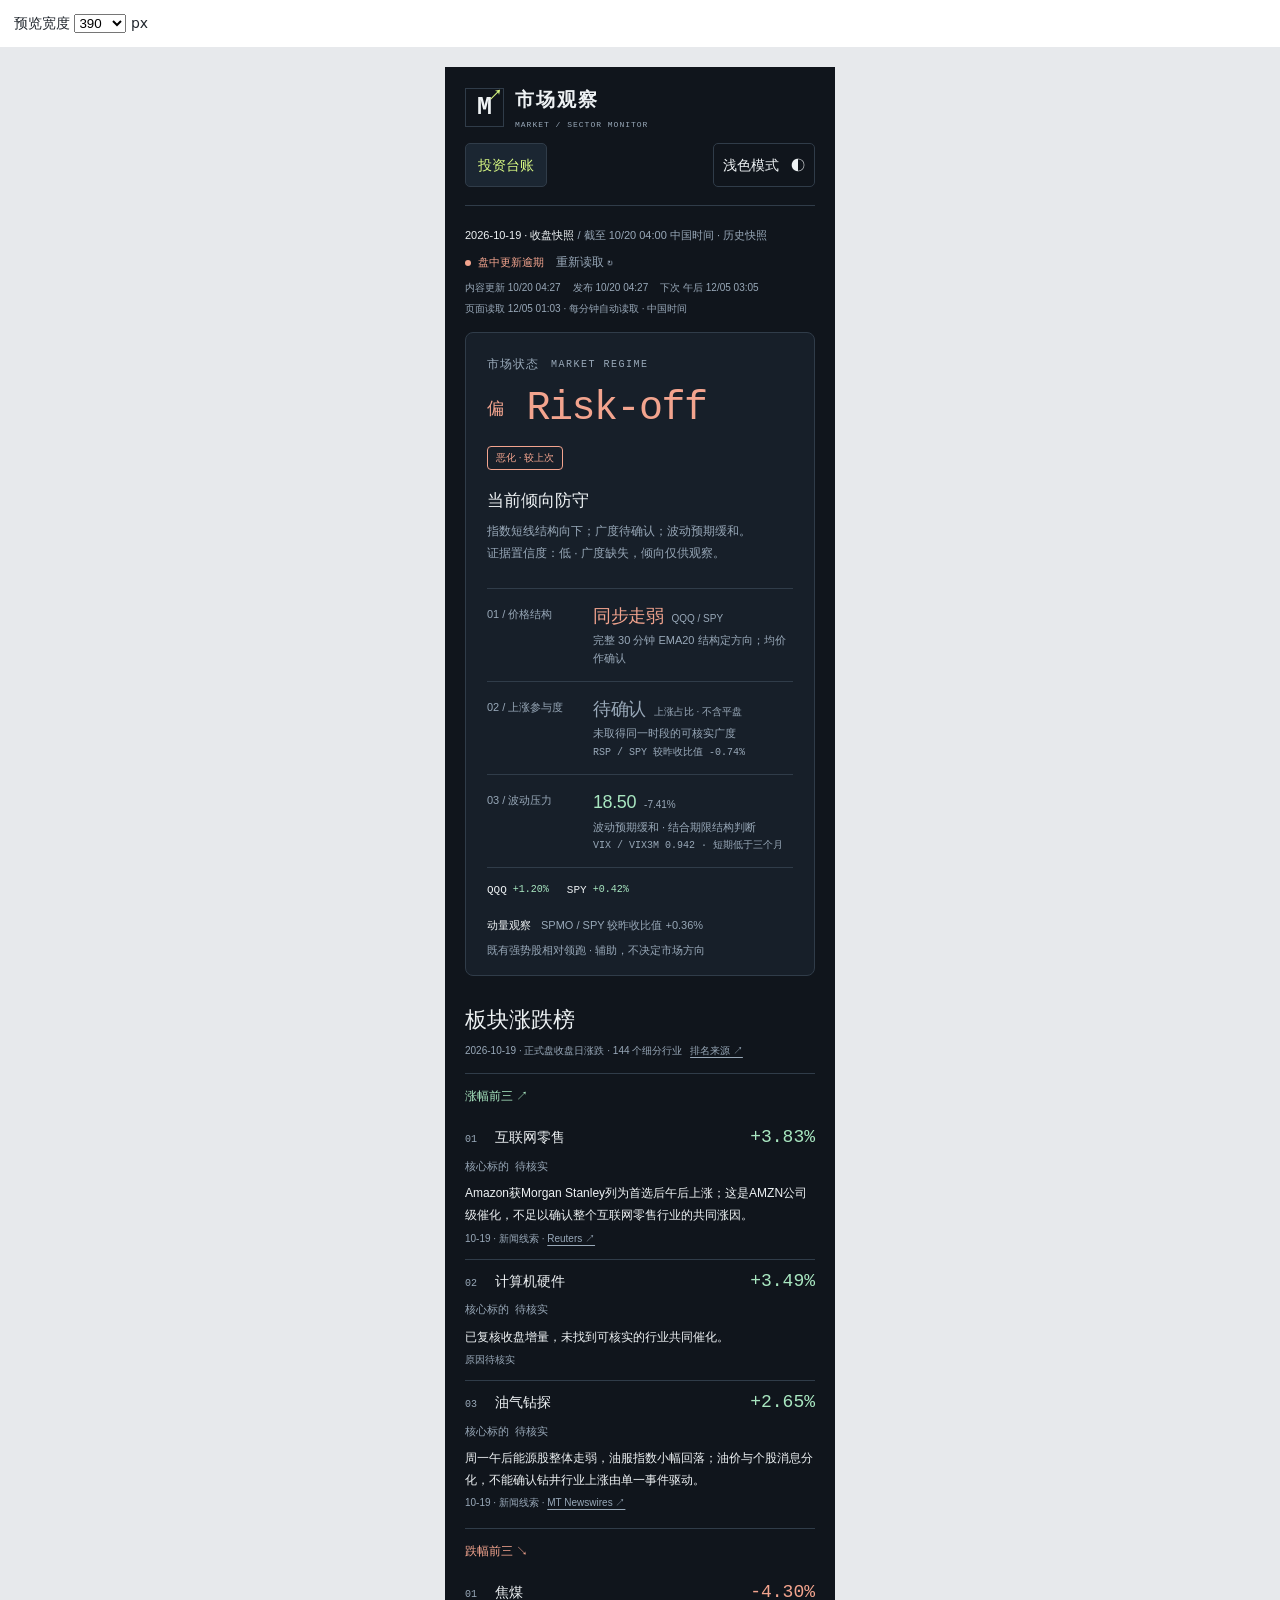
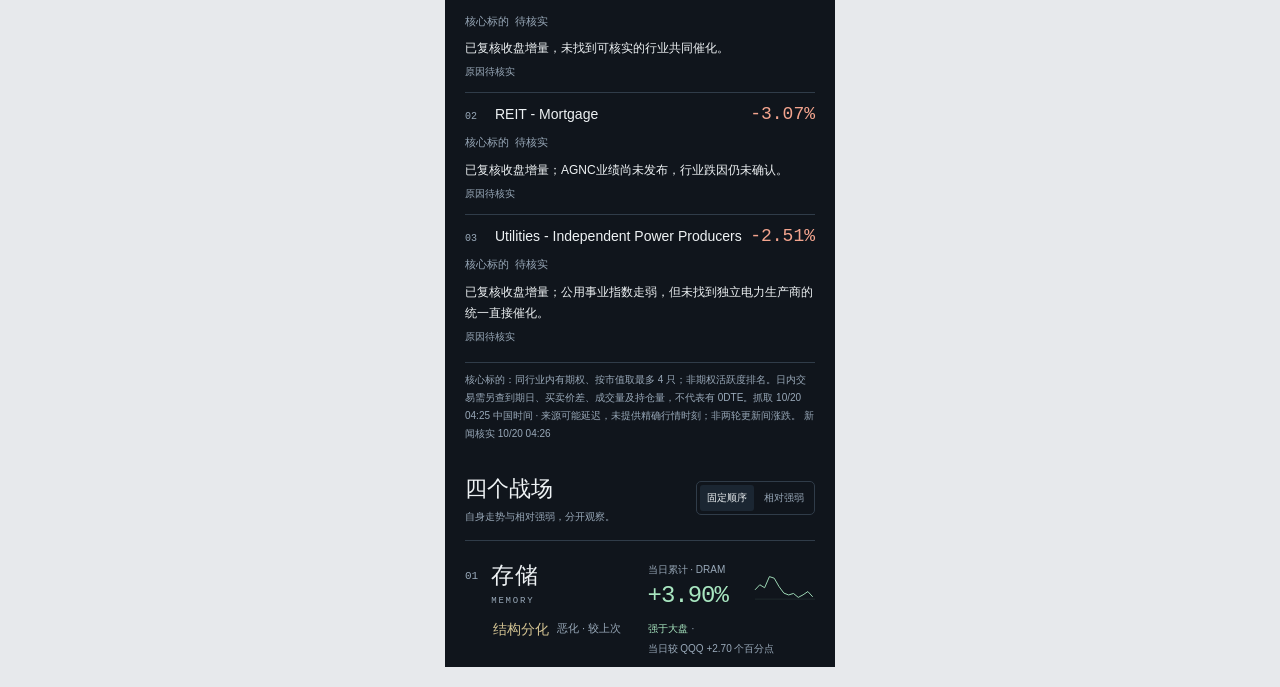
<file: fixtures/responsive-preview.html>
<!doctype html><html lang="zh-CN"><meta charset="utf-8"><title>响应式验收</title><style>body{margin:0;background:#e7e9ec;color:#20262d;font:14px system-ui}header{padding:14px;position:sticky;top:0;background:#fff}iframe{display:block;border:0;margin:20px auto;width:390px;height:2200px}</style><header><label>预览宽度 <select id="size"><option>360</option><option selected>390</option><option>768</option><option>1440</option></select> px</label></header><iframe title="市场观察预览" src="../index.html?v=18.4"></iframe><script>const frame=document.querySelector('iframe');document.querySelector('select').onchange=e=>frame.style.width=e.target.value+'px';</script></html>
</file>
<file: dashboard.css>
@charset "UTF-8";
:root{color-scheme:dark;--bg:#10151c;--panel:#171f29;--raised:#1b2632;--text:#eef2f4;--muted:#98a8b8;--border:#303c49;--accent:#d6f782;--up:#a8e6c0;--down:#f3a48e;--flat:#d4c493;--mono:"SFMono-Regular",Consolas,"Liberation Mono",monospace;--font:-apple-system,BlinkMacSystemFont,"Segoe UI","PingFang SC","Microsoft YaHei",sans-serif}
:root[data-theme=light]{color-scheme:light;--bg:#f4f4ee;--panel:#fffefa;--raised:#eceee7;--text:#172524;--muted:#596866;--border:#d2d8cd;--accent:#375e38;--up:#247345;--down:#b74635;--flat:#81691e}
*{box-sizing:border-box}body{margin:0;background:var(--bg);color:var(--text);font:15px/1.6 var(--font);-webkit-font-smoothing:antialiased}a{color:inherit;text-decoration:none}a:hover{color:var(--accent)}button{font:inherit;color:inherit}button,summary{cursor:pointer}button:focus-visible,a:focus-visible,summary:focus-visible{outline:2px solid var(--accent);outline-offset:5px}.shell{max-width:1376px;margin:auto;padding:0 48px}.mono{font-family:var(--mono)}.mast{height:116px;border-bottom:1px solid var(--border);display:flex;align-items:center;justify-content:space-between;gap:20px}.brand{display:flex;align-items:center;gap:15px}.brand-mark{font:800 31px/1 var(--mono);width:48px;height:48px;display:grid;place-content:center;border:1px solid var(--border);position:relative}.brand-mark>span{font-size:14px;position:absolute;right:1px;top:0;color:var(--accent)}.brand b{font-size:22px;letter-spacing:2px;font-weight:600}.brand small{font:9px var(--mono);letter-spacing:1.7px;color:var(--muted);display:block;margin-top:5px}.mast-right{display:flex;gap:22px;align-items:center}.edition{color:var(--muted);font-size:12px}.theme-toggle{border:1px solid var(--border);background:transparent;border-radius:5px;font-size:12px;padding:8px 12px}.theme-toggle span{margin-left:12px}.snapshot-line{display:flex;justify-content:space-between;align-items:center;gap:12px;margin:25px 0 20px;font-size:12px;color:var(--muted);flex-wrap:wrap}.snapshot-line strong{color:var(--text);font-weight:500}.status-dot{display:inline-block;width:6px;height:6px;border-radius:50%;background:var(--flat);margin-right:7px}.snapshot-controls{display:flex;gap:18px;align-items:center}.text-button{border:0;background:transparent;color:var(--muted);padding:0;font-size:12px}.text-button:hover{color:var(--text)}.hero{background:var(--panel);border:1px solid var(--border);padding:30px 34px 0;border-radius:8px}.eyebrow{font-size:12px;font-weight:500;letter-spacing:1px;color:var(--muted);display:flex;gap:12px;align-items:center}.eyebrow .mono{font-size:10px;letter-spacing:1.5px}.hero-top{display:flex;justify-content:space-between;gap:38px;align-items:center;padding:14px 0 25px}.regime{display:flex;align-items:baseline;gap:19px;flex-wrap:wrap}.regime h1{font:500 clamp(48px,5.4vw,74px)/1.1 var(--mono);letter-spacing:-4px;margin:0}.badge{border:1px solid currentColor;border-radius:4px;font-size:11px;line-height:1;padding:6px 8px;white-space:nowrap}.tone-up{color:var(--up)}.tone-down{color:var(--down)}.tone-flat{color:var(--flat)}.tone-muted{color:var(--muted)}.hero-summary{max-width:480px;padding-top:5px}.hero-summary h2{font-size:20px;font-weight:500;margin:0 0 7px}.hero-summary p{font-size:13px;color:var(--muted);margin:0;line-height:1.7}.evidence-grid{display:grid;grid-template-columns:repeat(3,1fr);border-top:1px solid var(--border);border-bottom:1px solid var(--border)}.evidence{padding:19px 22px 19px 0}.evidence+.evidence{padding-left:24px;border-left:1px solid var(--border)}.evidence-label{display:flex;justify-content:space-between;gap:15px;font-size:12px;color:var(--muted);margin-bottom:8px}.evidence-value{display:flex;gap:12px;align-items:baseline;font-size:23px;font-weight:500;letter-spacing:-.4px}.evidence-value small{font-size:12px;color:var(--muted);font-weight:400;letter-spacing:0}.evidence p{font-size:12px;color:var(--muted);margin:5px 0 0}.breadth-track{display:flex;height:3px;gap:3px;margin-top:13px;width:100%;max-width:230px;background:var(--border)}.breadth-track i{display:block;background:var(--up)}.breadth-track b{display:block;background:var(--down)}.benchmark-strip{display:flex;align-items:center;gap:28px;padding:15px 0;color:var(--muted);font-size:12px;flex-wrap:wrap}.benchmark{display:flex;gap:9px;align-items:center}.benchmark b{font:500 12px var(--mono);color:var(--text)}.benchmark span{font-family:var(--mono)}.benchmark-note{margin-left:auto;font-size:11px}.sectors-section{margin-top:34px}.section-head{display:flex;justify-content:space-between;align-items:end;gap:16px;margin-bottom:18px}.section-head h2{font-size:24px;font-weight:500;margin:0}.section-head h2 small{font:10px var(--mono);color:var(--muted);letter-spacing:1px;margin-left:12px}.section-head p{font-size:12px;color:var(--muted);margin:0}.sort-controls{display:flex;padding:3px;border:1px solid var(--border);border-radius:5px;gap:3px}.sort-controls button{border:0;background:transparent;color:var(--muted);padding:5px 10px;border-radius:3px;font-size:11px}.sort-controls button.active{background:var(--raised);color:var(--text)}.sector-list{border-top:1px solid var(--border)}.sector-row{padding:23px 0 19px;border-bottom:1px solid var(--border)}.sector-main{display:grid;grid-template-columns:200px 265px minmax(0,1fr);gap:32px;align-items:start}.sector-title{display:flex;align-items:center;gap:13px}.sector-number{font:11px var(--mono);color:var(--muted);align-self:flex-start;margin-top:8px}.sector-title h3{font-size:25px;line-height:1.2;letter-spacing:.3px;font-weight:500;margin:0}.sector-en{font:9px var(--mono);letter-spacing:1.8px;color:var(--muted);margin-top:6px}.sector-state{display:flex;gap:10px;align-items:center;margin:15px 0 0 28px}.sector-state strong{font-size:14px;font-weight:500}.sector-state small{color:var(--muted);font-size:11px}.performance{display:flex;justify-content:space-between;align-items:center;gap:10px}.performance-label{font-size:11px;color:var(--muted);margin-bottom:1px}.performance-number{font:500 27px/1.4 var(--mono);letter-spacing:-1px}.spark{width:103px;height:48px;overflow:visible;flex:none}.performance-meta{display:flex;gap:8px;align-items:center;margin-top:8px;font-size:11px;color:var(--muted);flex-wrap:wrap}.performance-meta b{font-weight:500}.sector-note{padding-left:24px;border-left:1px solid var(--border);min-height:94px}.sector-note .note-label{display:flex;justify-content:space-between;gap:8px;font-size:10px;color:var(--muted);letter-spacing:.5px}.sector-note p{font-size:13px;margin:6px 0;line-height:1.8;max-width:600px}.sector-note p.secondary{font-size:11px;color:var(--muted);margin-top:4px}.note-source{font-size:10px;color:var(--muted);text-decoration:underline;text-underline-offset:3px}.sector-bottom{display:flex;align-items:center;justify-content:space-between;gap:15px;margin-top:16px;margin-left:28px;flex-wrap:wrap}.ticker-list{display:flex;gap:7px;align-items:center;flex-wrap:wrap}.ticker-chip{font:10px var(--mono);padding:4px 7px;border:1px solid var(--border);border-radius:3px;display:inline-flex;gap:7px;align-items:center}.ticker-chip b{font-weight:500;color:var(--muted)}.ticker-chip .aux{font:9px var(--font);color:var(--muted)}.ticker-separator{font:10px var(--font);color:var(--muted);margin-right:2px}.participation{font-size:11px;color:var(--muted);white-space:nowrap}.coin-line{font-size:11px;color:var(--muted);margin-top:7px}.coin-line b{font-weight:500}.methodology{margin-top:26px;border:1px solid var(--border);border-radius:6px}.methodology>summary{font-size:12px;color:var(--muted);padding:15px 18px;list-style:none;display:flex;justify-content:space-between}.methodology>summary:after{content:'＋';font-family:var(--mono)}.methodology[open]>summary:after{content:'−'}.methodology-body{padding:0 22px 20px;font-size:12px;color:var(--muted);line-height:1.9}.methodology-body p{margin:9px 0}.methodology-body b{color:var(--text);font-weight:500}.source-table{width:100%;border-collapse:collapse;font-size:11px}.source-table th,.source-table td{text-align:left;padding:7px 10px 7px 0;border-bottom:1px solid var(--border);font-weight:400}.source-table-wrap{overflow:auto}.source-table a{text-decoration:underline;text-underline-offset:3px}.source-table td:first-child{font-family:var(--mono)}.source-table td{white-space:nowrap}.error{border:1px solid var(--down);padding:28px;margin-top:30px;border-radius:6px}.loading{min-height:400px;display:flex;align-items:center;justify-content:center;gap:13px;color:var(--muted)}.loading-dot{width:7px;height:7px;background:var(--accent);border-radius:50%;animation:pulse 1.5s infinite}footer{display:flex;justify-content:space-between;gap:20px;color:var(--muted);font-size:11px;padding:28px 0 35px}footer>div{display:flex;gap:25px}.quality-note{font-size:11px;color:var(--muted);margin-top:13px}@keyframes pulse{50%{opacity:.3}}
@media(min-width:1440px){.shell{max-width:1440px}.sector-main{grid-template-columns:210px 285px minmax(0,1fr);gap:40px}.sector-note p{font-size:14px}.ticker-chip{font-size:11px}.hero-summary{max-width:530px}}
@media(max-width:1050px){.shell{padding:0 28px}.sector-main{grid-template-columns:160px 220px minmax(0,1fr);gap:20px}.sector-note{padding-left:20px}.hero{padding:26px 27px 0}.regime h1{font-size:55px}.hero-summary{max-width:390px}.spark{width:80px}.hero-top{gap:25px}.benchmark-note{display:none}}
@media(max-width:760px){.shell{padding:0 20px}.mast{height:90px}.brand b{font-size:19px}.brand small{font-size:8px;letter-spacing:1px}.brand-mark{width:39px;height:39px;font-size:25px}.brand{gap:11px}.edition{display:none}.theme-toggle{font-size:11px;padding:7px 9px}.theme-toggle span{margin-left:8px}.snapshot-line{margin:19px 0 15px;line-height:1.9;font-size:11px;gap:5px}.snapshot-controls{gap:12px}.hero{padding:22px 21px 0}.hero-top{display:block;padding:13px 0 23px}.regime h1{font-size:56px;letter-spacing:-3px}.regime{gap:15px}.hero-summary{padding-top:17px;max-width:100%}.hero-summary h2{font-size:17px}.hero-summary p{font-size:12px}.evidence-grid{grid-template-columns:1fr}.evidence{padding:13px 0;display:grid;grid-template-columns:96px minmax(0,1fr);gap:0 10px}.evidence+.evidence{padding-left:0;border-left:0;border-top:1px solid var(--border)}.evidence-label{margin:0;display:block;padding-top:4px;font-size:11px}.evidence-label>span:last-child{display:none}.evidence-value{font-size:18px;gap:8px}.evidence-value small{font-size:10px}.evidence p{grid-column:2;font-size:11px;margin-top:2px}.breadth-track{grid-column:2;margin-top:7px;max-width:100%}.benchmark-strip{gap:18px;padding:14px 0}.benchmark{gap:6px;font-size:10px}.benchmark b{font-size:11px}.sectors-section{margin-top:28px}.section-head{align-items:center;margin-bottom:15px}.section-head h2{font-size:22px}.section-head h2 small{display:none}.section-head p{font-size:10px;max-width:165px;margin-top:3px}.sort-controls button{font-size:10px;padding:5px 7px}.sector-row{padding:21px 0}.sector-main{grid-template-columns:minmax(0,1fr) minmax(0,1fr);gap:17px 15px}.sector-title h3{font-size:23px}.sector-state{margin-top:12px}.sector-note{grid-column:1/-1;padding:13px 0 0;border-left:0;border-top:1px dashed var(--border);min-height:0}.sector-note p{font-size:13px;line-height:1.75;margin-top:5px}.sector-note p.secondary{font-size:11px}.performance-number{font-size:24px}.performance-label{font-size:10px}.spark{width:60px;height:40px}.performance{gap:4px}.performance-meta{font-size:10px;gap:4px}.sector-bottom{margin-left:0;margin-top:13px;gap:8px}.ticker-chip{font-size:10px;padding:4px 6px}.ticker-list{gap:5px}.participation{font-size:10px}.coin-line{font-size:10px}.methodology{margin-top:20px}.methodology>summary{font-size:11px;padding:14px}.methodology-body{padding:0 14px 16px}footer{font-size:10px;padding-top:23px;display:block}footer>div{margin-top:10px}.badge{font-size:10px}.quality-note{font-size:10px}}
@media(prefers-reduced-motion:reduce){*{animation:none!important;scroll-behavior:auto!important}}

/* v18.2: compact interpretation, with news on demand. */
.regime h1{font-size:clamp(35px,4.3vw,64px);letter-spacing:-2px}.regime h1 small{font:400 17px var(--font);letter-spacing:0;vertical-align:middle}.hero-summary{max-width:570px}.hero-summary p{line-height:1.8}.sector-analysis{margin:0;display:grid;gap:8px}.sector-analysis>div{display:grid;grid-template-columns:28px minmax(0,1fr);gap:10px}.sector-analysis dt{font-size:11px;color:var(--muted);padding-top:2px}.sector-analysis dd{margin:0;font-size:12px;line-height:1.85}.sector-news{margin-top:12px}.sector-news summary{font-size:11px;color:var(--muted);cursor:pointer}.extra-evidence{font-family:var(--mono);line-height:1.6}.momentum-observation{font-size:11px;display:flex;gap:12px;align-items:center;flex-wrap:wrap}.momentum-observation b{font-weight:500;color:var(--text)}.momentum-observation>span{color:var(--muted)}.benchmark-strip{gap:18px}.sector-note{min-width:0}
@media(max-width:760px){.regime h1{font-size:40px;letter-spacing:-1.5px}.hero-summary h2{font-size:17px}.sector-analysis dd{font-size:12px}.evidence .extra-evidence{grid-column:2;font-size:10px}.momentum-observation{gap:5px 10px;line-height:1.8}.momentum-observation>span{width:100%}.sector-news summary{font-size:10px}}

/* v18.3: six ranked industries, concise visible news. */
.industry-section{margin-top:30px}.industry-section>.section-head{margin-bottom:4px}.industry-caption{font-size:11px;color:var(--muted);margin:5px 0 13px;line-height:1.8}.industry-caption a{margin-left:10px;text-decoration:underline;text-underline-offset:3px}.industry-grid{display:grid;grid-template-columns:repeat(2,minmax(0,1fr));gap:30px;border-top:1px solid var(--border);border-bottom:1px solid var(--border)}.industry-group{padding:15px 0 5px;min-width:0}.industry-group+ .industry-group{border-left:1px solid var(--border);padding-left:30px}.industry-group h3{font-size:12px;font-weight:500;margin:0 0 10px}.industry-group ol{list-style:none;margin:0;padding:0}.industry-group li{padding:12px 0 14px}.industry-group li+li{border-top:1px solid var(--border)}.industry-title{display:grid;grid-template-columns:22px minmax(0,1fr) auto;gap:8px;align-items:baseline}.industry-rank{font:10px var(--mono);color:var(--muted)}.industry-title b{font-size:15px;font-weight:500;overflow-wrap:anywhere}.industry-title strong{font:500 19px var(--mono);white-space:nowrap}.industry-news{font-size:12px;line-height:1.8;margin:7px 0 4px 30px}.industry-source{font-size:10px;color:var(--muted);margin-left:30px;overflow-wrap:anywhere}.industry-source a{text-decoration:underline;text-underline-offset:3px}.industry-footnote{margin:8px 0 0;font-size:10px}.sector-news{border-top:1px solid var(--border);padding-top:10px;margin-top:12px}.news-heading{font-size:10px;color:var(--muted);letter-spacing:.2px}
@media(max-width:760px){.industry-section{margin-top:26px}.industry-grid{grid-template-columns:1fr;gap:0}.industry-group+.industry-group{border-left:0;border-top:1px solid var(--border);padding-left:0}.industry-group{padding-top:13px}.industry-title b{font-size:14px}.industry-title strong{font-size:18px}.industry-news{font-size:12px;margin-left:0}.industry-source{margin-left:0}.industry-caption{font-size:10px}.industry-caption a{margin-left:5px}.industry-group li{padding:10px 0 12px}.industry-footnote{font-size:10px}}
.industry-tickers{display:flex;align-items:center;flex-wrap:wrap;gap:6px;margin:9px 0 8px 30px;font-size:11px;color:var(--muted)}
.industry-tickers a{border:1px solid currentColor;border-radius:4px;padding:3px 7px;text-decoration:none;font-weight:600}
@media(max-width:760px){.industry-tickers{margin-left:0}}


/* v18.7: separate publication, quote and schedule clocks. */
.snapshot-line{margin-bottom:5px}.snapshot-meta{display:flex;gap:7px 22px;flex-wrap:wrap;color:var(--muted);font-size:11px;margin-bottom:18px;line-height:1.8}.health-ready .status-dot{background:var(--up)}.health-failed,.health-overdue{color:var(--down)}.health-failed .status-dot,.health-overdue .status-dot{background:var(--down)}.health-partial,.health-pending{color:var(--flat)}.health-paused .status-dot,.health-unknown .status-dot{background:var(--muted)}
@media(max-width:760px){.snapshot-meta{font-size:10px;gap:3px 12px;margin-bottom:14px}.snapshot-controls{flex-wrap:wrap}.sector-state{flex-wrap:wrap;gap:4px 8px}.sector-state small{white-space:normal}}

/* Investment ledger shortcut follows the existing header theme. */
.mast-nav{display:flex;align-items:center}
.ledger-link{display:inline-flex;align-items:center;justify-content:center;min-height:44px;padding:8px 14px;border:1px solid var(--border);border-radius:5px;background:var(--raised);color:var(--accent);font-size:14px;font-weight:500;white-space:nowrap}
.ledger-link:hover{border-color:var(--accent);background:var(--panel)}
.mast-right .theme-toggle{min-height:44px;font-size:14px;white-space:nowrap}
@media(max-width:760px){.mast-right{gap:10px}.ledger-link{padding:8px 12px}}
@media(max-width:560px){.mast{height:auto;min-height:90px;flex-wrap:wrap;gap:14px;padding:18px 0}.mast-right{flex:1 1 100%;justify-content:space-between}}
</file>
